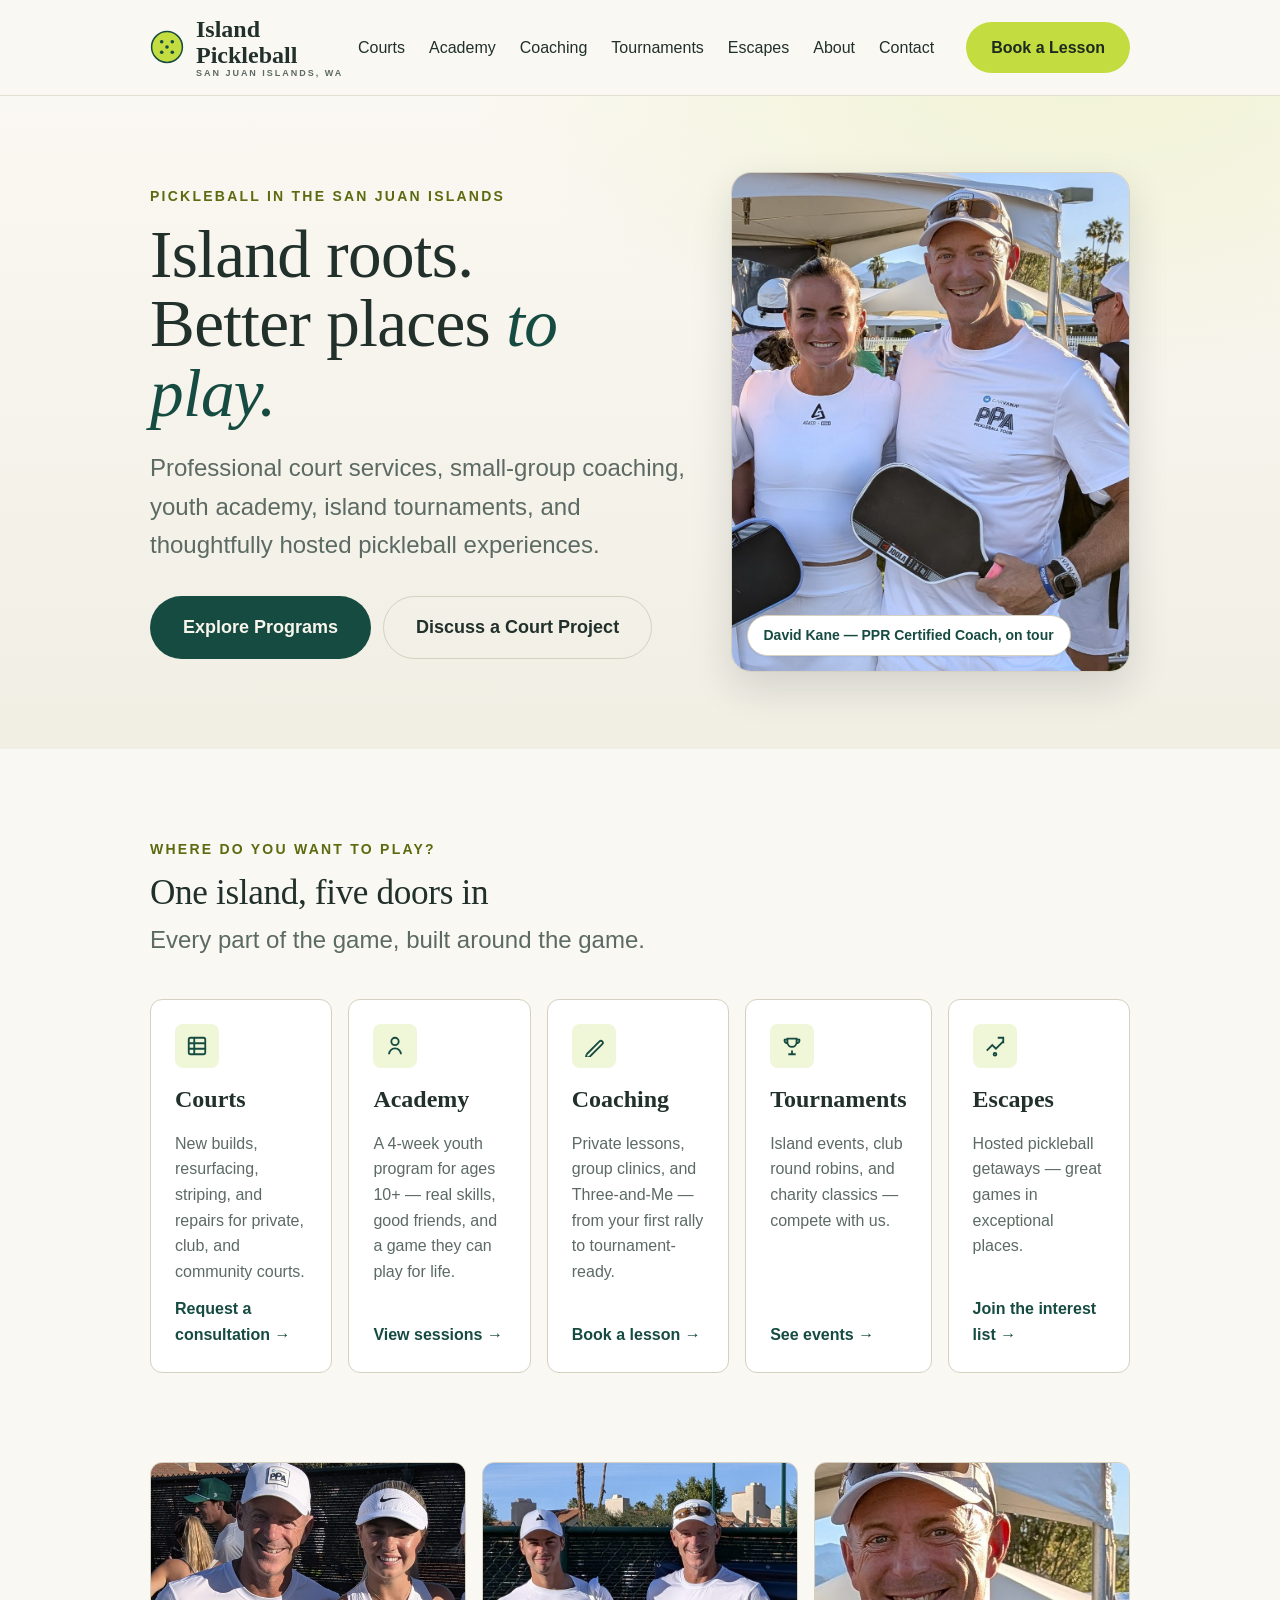
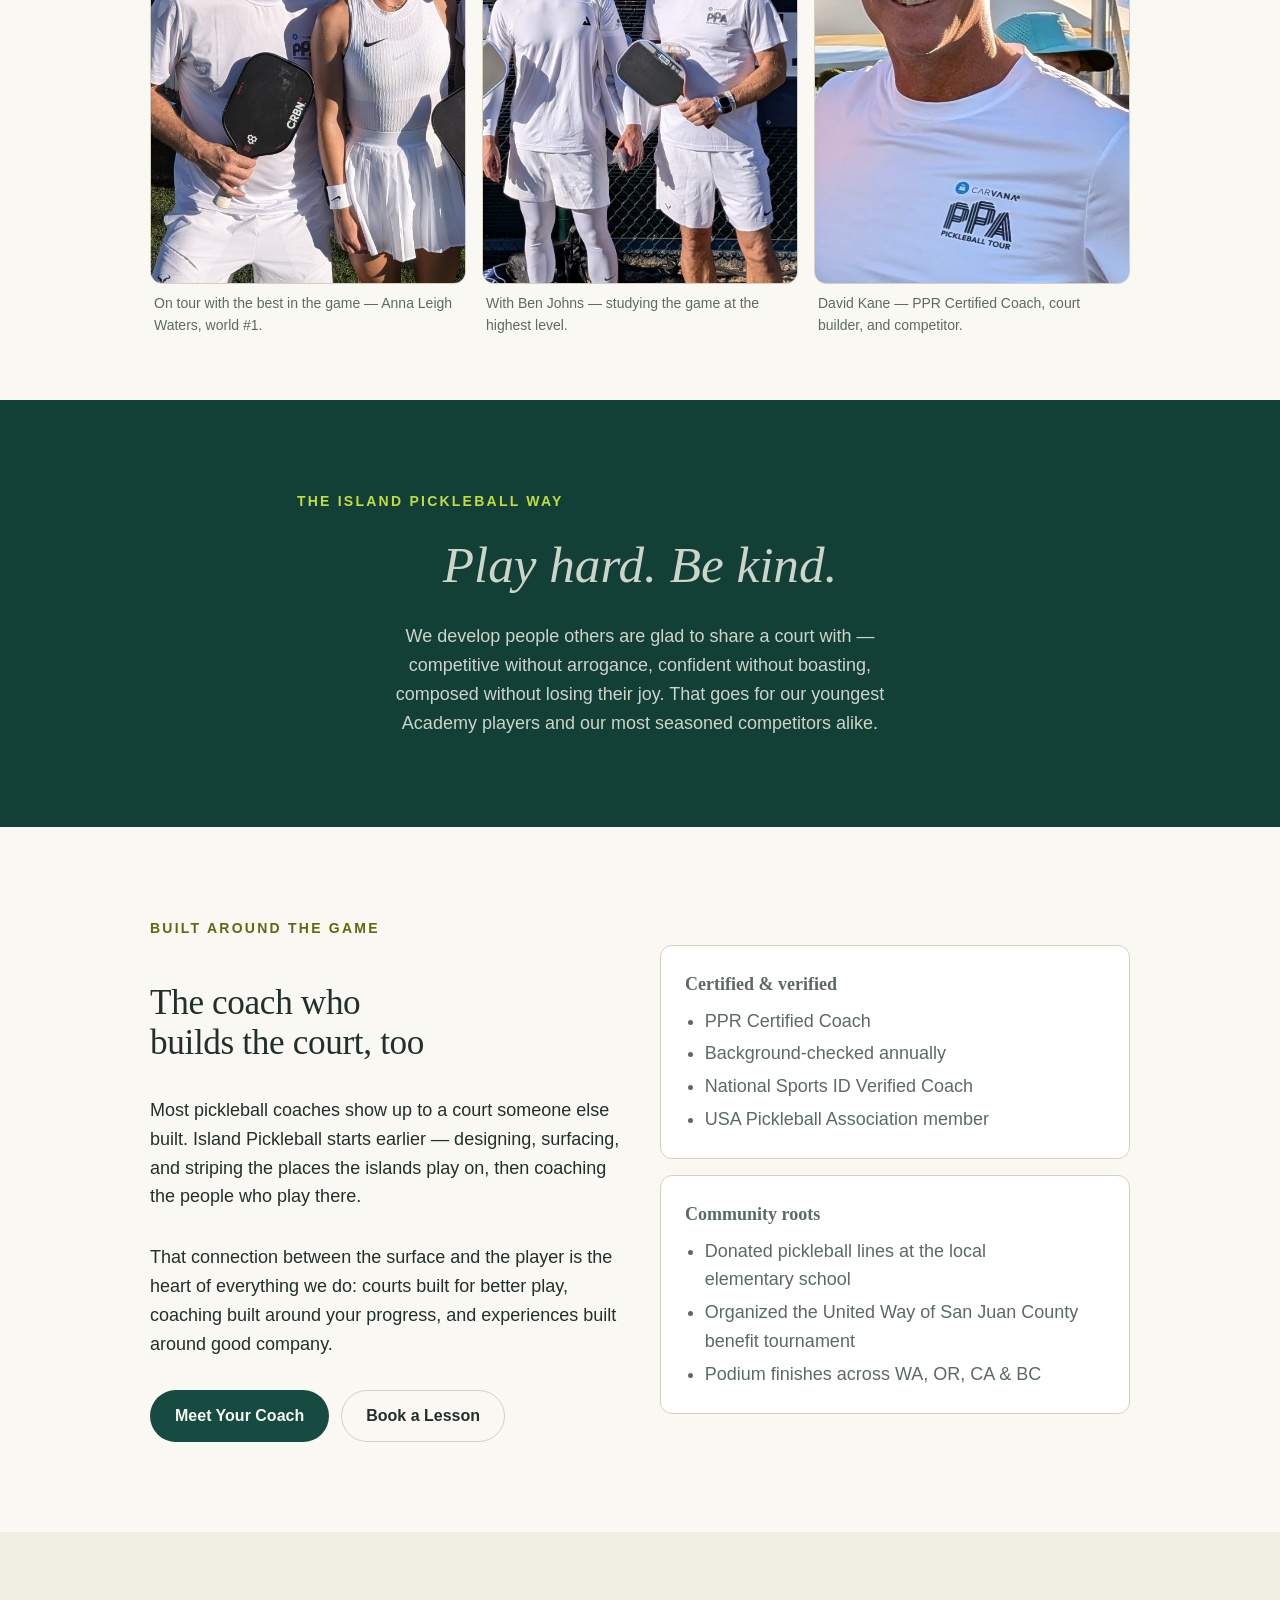
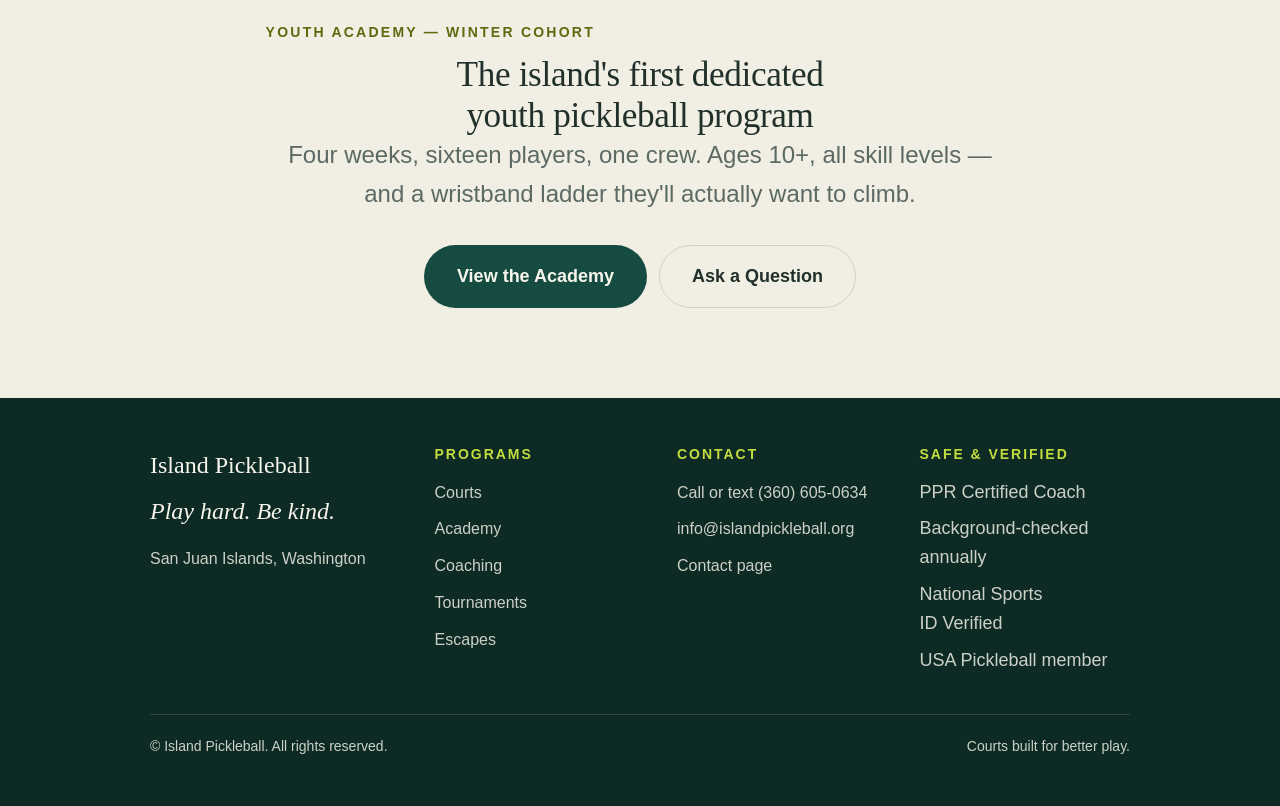
<file: index.html>
<!DOCTYPE html>
<html lang="en">
<head>
  <meta charset="UTF-8">
  <meta name="viewport" content="width=device-width, initial-scale=1.0">
  <title>Island Pickleball — Courts, Coaching & Experiences in the San Juan Islands</title>
  <meta name="description" content="Island roots. Better places to play. Professional court services, youth academy, adult coaching, island tournaments, and pickleball getaways — in the San Juan Islands.">
  <link rel="preconnect" href="https://api.fontshare.com">
  <link href="https://api.fontshare.com/v2/css?f[]=boska@400,500,600,700&f[]=satoshi@300,400,500,700&display=swap" rel="stylesheet">
  <link rel="stylesheet" href="./base.css">
  <link rel="stylesheet" href="./style.css">
  <link rel="icon" href="./favicon.svg">
</head>
<body>

  <header class="header">
    <div class="container header__inner">
      <a class="brand" href="./index.html">
        <svg class="brand__mark" width="34" height="34" viewBox="0 0 32 32" aria-hidden="true">
          <circle cx="16" cy="16" r="14.5" fill="var(--color-accent)"/>
          <circle cx="16" cy="16" r="14.5" fill="none" stroke="var(--color-primary)" stroke-width="1.4"/>
          <circle cx="11" cy="11" r="1.7" fill="var(--color-primary)"/>
          <circle cx="21" cy="11" r="1.7" fill="var(--color-primary)"/>
          <circle cx="16" cy="16" r="1.7" fill="var(--color-primary)"/>
          <circle cx="11" cy="21" r="1.7" fill="var(--color-primary)"/>
          <circle cx="21" cy="21" r="1.7" fill="var(--color-primary)"/>
        </svg>
        <span class="brand__name">Island Pickleball<small>San Juan Islands, WA</small></span>
      </a>
      <nav class="nav" aria-label="Main">
        <ul class="nav__list" role="list">
          <li><a class="nav__link" href="./courts.html">Courts</a></li>
          <li><a class="nav__link" href="./academy.html">Academy</a></li>
          <li><a class="nav__link" href="./coaching.html">Coaching</a></li>
          <li><a class="nav__link" href="./tournaments.html">Tournaments</a></li>
          <li><a class="nav__link" href="./escapes.html">Escapes</a></li>
          <li><a class="nav__link" href="./about.html">About</a></li>
          <li><a class="nav__link" href="./contact.html">Contact</a></li>
          <li><a class="btn btn--accent nav__cta" href="./coaching.html">Book a Lesson</a></li>
        </ul>
      </nav>
      <button class="burger" aria-expanded="false" aria-label="Open menu">
        <span></span><span></span><span></span>
      </button>
    </div>
    <div class="container mobile-nav" data-open="false">
      <ul class="mobile-nav__list" role="list">
        <li><a class="mobile-nav__link" href="./courts.html">Courts</a></li>
        <li><a class="mobile-nav__link" href="./academy.html">Academy</a></li>
        <li><a class="mobile-nav__link" href="./coaching.html">Coaching</a></li>
        <li><a class="mobile-nav__link" href="./tournaments.html">Tournaments</a></li>
        <li><a class="mobile-nav__link" href="./escapes.html">Escapes</a></li>
        <li><a class="mobile-nav__link" href="./about.html">About</a></li>
        <li><a class="mobile-nav__link" href="./contact.html">Contact</a></li>
        <li><a class="mobile-nav__link" href="./coaching.html"><strong>Book a Lesson</strong></a></li>
      </ul>
    </div>
  </header>

  <main>
    <!-- HERO -->
    <section class="hero">
      <div class="container hero__inner">
        <div>
          <p class="kicker">Pickleball in the San Juan Islands</p>
          <h1 class="hero__title">Island roots.<br>Better places <em>to play.</em></h1>
          <p class="hero__lede">Professional court services, small-group coaching, youth academy, island tournaments, and thoughtfully hosted pickleball experiences.</p>
          <div class="hero__actions">
            <a class="btn btn--primary btn--lg" href="./academy.html">Explore Programs</a>
            <a class="btn btn--ghost btn--lg" href="./courts.html">Discuss a Court Project</a>
          </div>
        </div>
        <figure class="hero__photo">
          <img src="./images/david-kate.jpg" alt="David Kane in white tournament kit with pro player Catherine Parenteau" loading="eager">
          <figcaption class="hero__badge">David Kane — PPR Certified Coach, on tour</figcaption>
        </figure>
        </div>
      </div>
    </section>

    <!-- FIVE DOORS -->
    <section class="section">
      <div class="container">
        <p class="kicker">Where do you want to play?</p>
        <h2 style="font-size: var(--text-xl); margin-bottom: var(--space-2);">One island, five doors in</h2>
        <p class="lede" style="margin-bottom: var(--space-10);">Every part of the game, built around the game.</p>
        <div class="doors">
          <a class="door" href="./courts.html">
            <span class="door__icon" aria-hidden="true">
              <svg width="22" height="22" viewBox="0 0 24 24" fill="none" stroke="currentColor" stroke-width="2"><rect x="3" y="3" width="18" height="18" rx="2"/><path d="M3 9h18M3 15h18M9 3v18"/></svg>
            </span>
            <span class="door__title">Courts</span>
            <span class="door__desc">New builds, resurfacing, striping, and repairs for private, club, and community courts.</span>
            <span class="door__action">Request a consultation →</span>
          </a>
          <a class="door" href="./academy.html">
            <span class="door__icon" aria-hidden="true">
              <svg width="22" height="22" viewBox="0 0 24 24" fill="none" stroke="currentColor" stroke-width="2"><circle cx="12" cy="7" r="4"/><path d="M5.5 21a6.5 6.5 0 0 1 13 0"/></svg>
            </span>
            <span class="door__title">Academy</span>
            <span class="door__desc">A 4-week youth program for ages 10+ — real skills, good friends, and a game they can play for life.</span>
            <span class="door__action">View sessions →</span>
          </a>
          <a class="door" href="./coaching.html">
            <span class="door__icon" aria-hidden="true">
              <svg width="22" height="22" viewBox="0 0 24 24" fill="none" stroke="currentColor" stroke-width="2"><path d="M4 21l14-14a2.1 2.1 0 0 1 3 3L7 24"/><path d="M4 21l-1 4 4-1"/></svg>
            </span>
            <span class="door__title">Coaching</span>
            <span class="door__desc">Private lessons, group clinics, and Three-and-Me — from your first rally to tournament-ready.</span>
            <span class="door__action">Book a lesson →</span>
          </a>
          <a class="door" href="./tournaments.html">
            <span class="door__icon" aria-hidden="true">
              <svg width="22" height="22" viewBox="0 0 24 24" fill="none" stroke="currentColor" stroke-width="2"><path d="M8 21h8M12 17v4M7 4h10v4a5 5 0 0 1-10 0zM17 5h3a3 3 0 0 1-3 4M7 5H4a3 3 0 0 0 3 4"/></svg>
            </span>
            <span class="door__title">Tournaments</span>
            <span class="door__desc">Island events, club round robins, and charity classics — compete with us.</span>
            <span class="door__action">See events →</span>
          </a>
          <a class="door" href="./escapes.html">
            <span class="door__icon" aria-hidden="true">
              <svg width="22" height="22" viewBox="0 0 24 24" fill="none" stroke="currentColor" stroke-width="2"><path d="M3 17l6-6 4 4 8-8"/><path d="M15 3h6v6"/><circle cx="12" cy="21" r="1.5"/></svg>
            </span>
            <span class="door__title">Escapes</span>
            <span class="door__desc">Hosted pickleball getaways — great games in exceptional places.</span>
            <span class="door__action">Join the interest list →</span>
          </a>
        </div>
      </div>
    </section>

    <!-- PHOTO STRIP -->
    <section class="section section--tight" style="padding-top: 0;">
      <div class="container">
        <div class="photo-grid photo-grid--portrait">
          <figure class="photo photo--portrait">
            <img src="./images/david-anna-leigh.jpg" alt="David Kane in all white with world number one Anna Leigh Waters" loading="lazy">
            <figcaption>On tour with the best in the game — Anna Leigh Waters, world #1.</figcaption>
          </figure>
          <figure class="photo photo--portrait">
            <img src="./images/david-ben-johns.jpg" alt="David Kane in all white with champion Ben Johns" loading="lazy">
            <figcaption>With Ben Johns — studying the game at the highest level.</figcaption>
          </figure>
          <figure class="photo photo--portrait">
            <img src="./images/david-ppa-tour.jpg" alt="David Kane in white tournament kit at a PPA Tour event" loading="lazy">
            <figcaption>David Kane — PPR Certified Coach, court builder, and competitor.</figcaption>
          </figure>
        </div>
      </div>
    </section>

    <!-- MOTTO BAND -->
    <section class="section section--deep">
      <div class="container motto">
        <p class="kicker">The Island Pickleball way</p>
        <p class="motto__line">Play hard. Be kind.</p>
        <p class="motto__sub">We develop people others are glad to share a court with — competitive without arrogance, confident without boasting, composed without losing their joy. That goes for our youngest Academy players and our most seasoned competitors alike.</p>
      </div>
    </section>

    <!-- PHILOSOPHY / CRED -->
    <section class="section">
      <div class="container split">
        <div class="stack stack--lg">
          <p class="kicker">Built around the game</p>
          <h2 style="font-size: var(--text-xl);">The coach who builds the court, too</h2>
          <p>Most pickleball coaches show up to a court someone else built. Island Pickleball starts earlier — designing, surfacing, and striping the places the islands play on, then coaching the people who play there.</p>
          <p>That connection between the surface and the player is the heart of everything we do: courts built for better play, coaching built around your progress, and experiences built around good company.</p>
          <div class="hero__actions">
            <a class="btn btn--primary" href="./about.html">Meet Your Coach</a>
            <a class="btn btn--ghost" href="./coaching.html">Book a Lesson</a>
          </div>
        </div>
        <div class="stack">
          <div class="card">
            <p class="card__title">Certified & verified</p>
            <ul>
              <li>PPR Certified Coach</li>
              <li>Background-checked annually</li>
              <li>National Sports ID Verified Coach</li>
              <li>USA Pickleball Association member</li>
            </ul>
          </div>
          <div class="card">
            <p class="card__title">Community roots</p>
            <ul>
              <li>Donated pickleball lines at the local elementary school</li>
              <li>Organized the United Way of San Juan County benefit tournament</li>
              <li>Podium finishes across WA, OR, CA & BC</li>
            </ul>
          </div>
        </div>
      </div>
    </section>

    <!-- ACADEMY CTA -->
    <section class="section section--offset">
      <div class="container center">
        <p class="kicker">Youth Academy — Winter cohort</p>
        <h2 style="font-size: var(--text-xl); max-width: 26ch; margin-inline: auto;">The island's first dedicated youth pickleball program</h2>
        <p class="lede" style="margin-bottom: var(--space-8); margin-inline: auto;">Four weeks, sixteen players, one crew. Ages 10+, all skill levels — and a wristband ladder they'll actually want to climb.</p>
        <div class="hero__actions" style="justify-content: center;">
          <a class="btn btn--primary btn--lg" href="./academy.html">View the Academy</a>
          <a class="btn btn--ghost btn--lg" href="./contact.html">Ask a Question</a>
        </div>
      </div>
    </section>
  </main>

  <footer class="footer">
    <div class="container">
      <div class="footer__grid">
        <div>
          <p class="footer__brand-name">Island Pickleball</p>
          <p class="footer__motto">Play hard. Be kind.</p>
          <p style="font-size: var(--text-sm); margin-top: var(--space-4);">San Juan Islands, Washington</p>
        </div>
        <div>
          <h3>Programs</h3>
          <ul class="footer__links" role="list">
            <li><a href="./courts.html">Courts</a></li>
            <li><a href="./academy.html">Academy</a></li>
            <li><a href="./coaching.html">Coaching</a></li>
            <li><a href="./tournaments.html">Tournaments</a></li>
            <li><a href="./escapes.html">Escapes</a></li>
          </ul>
        </div>
        <div>
          <h3>Contact</h3>
          <ul class="footer__links" role="list">
            <li><a href="tel:+13606050634">Call or text (360) 605-0634</a></li>
            <li><a href="mailto:info@islandpickleball.org">info@islandpickleball.org</a></li>
            <li><a href="./contact.html">Contact page</a></li>
          </ul>
        </div>
        <div>
          <h3>Safe & verified</h3>
          <ul class="footer__links" role="list">
            <li>PPR Certified Coach</li>
            <li>Background-checked annually</li>
            <li>National Sports ID Verified</li>
            <li>USA Pickleball member</li>
          </ul>
        </div>
      </div>
      <div class="footer__bottom">
        <span>© Island Pickleball. All rights reserved.</span>
        <span>Courts built for better play.</span>
      </div>
    </div>
  </footer>

  <script src="./app.js"></script>
</body>
</html>
</file>
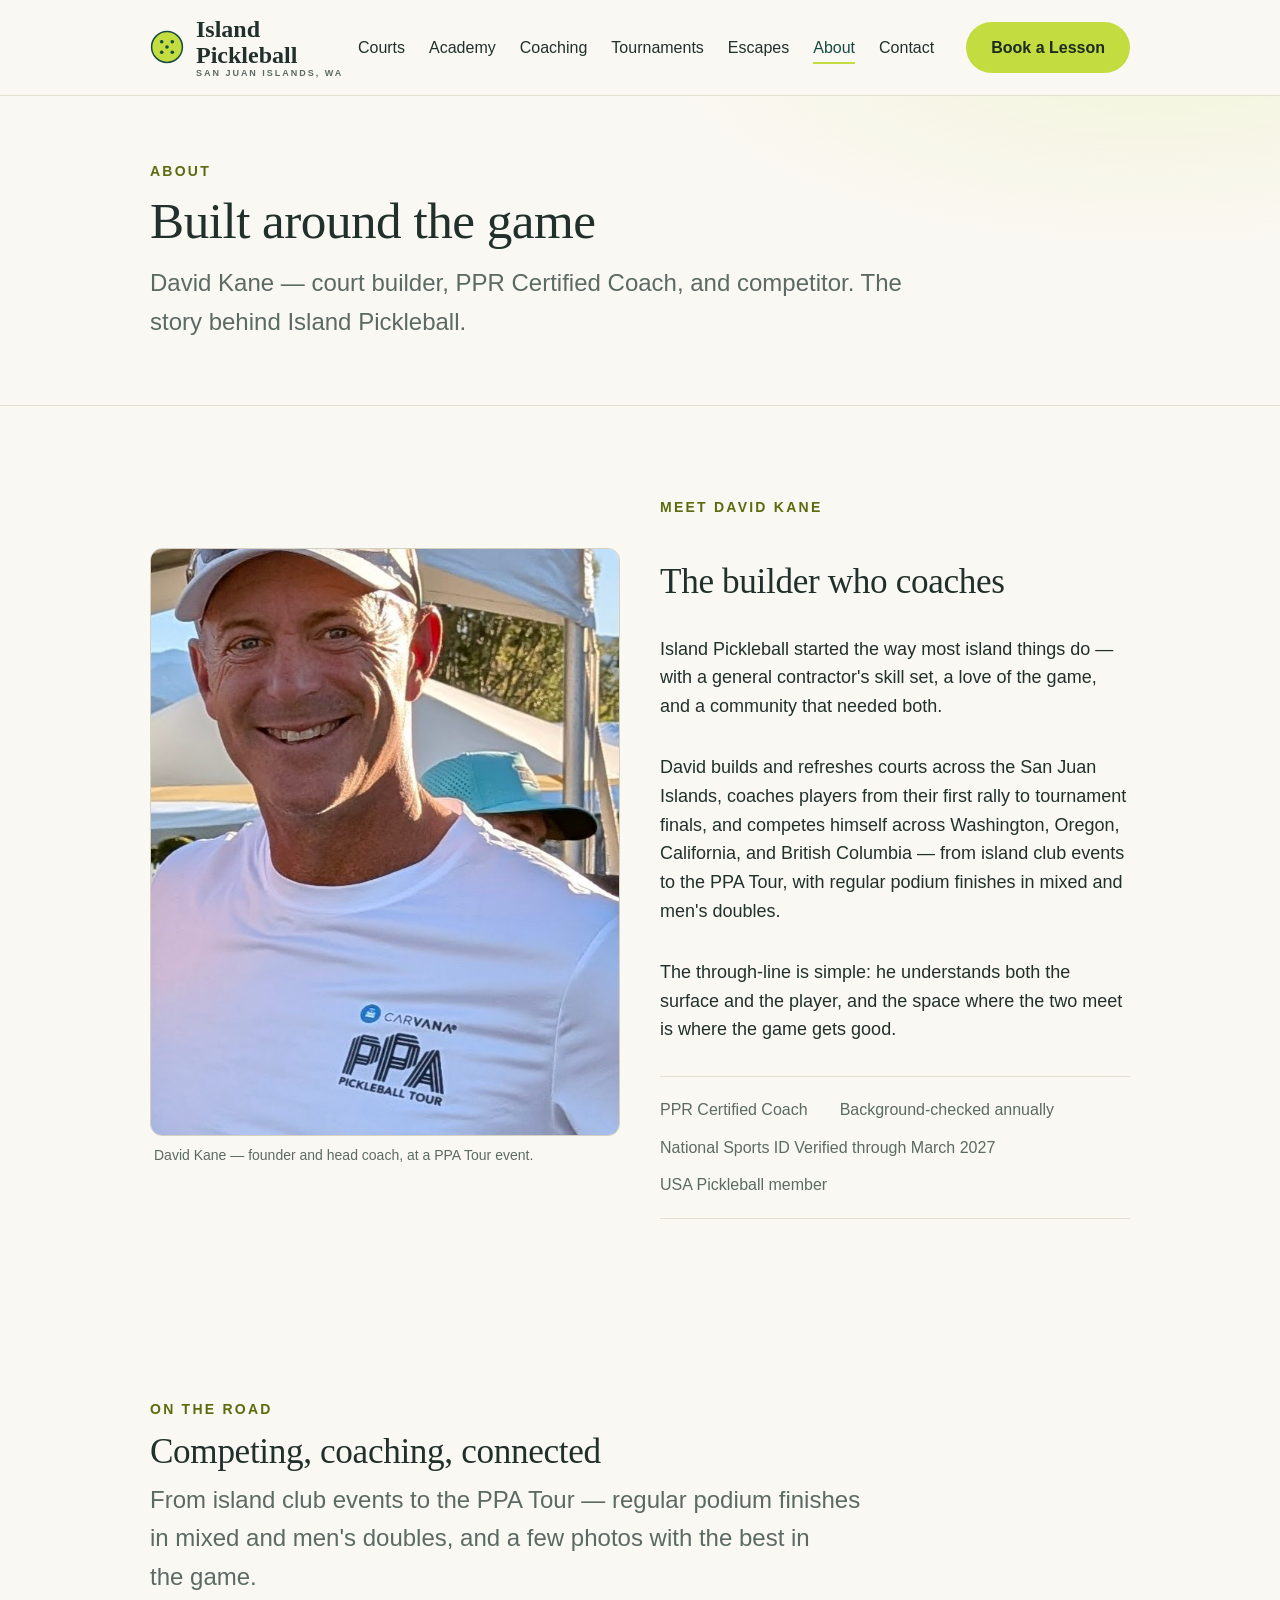
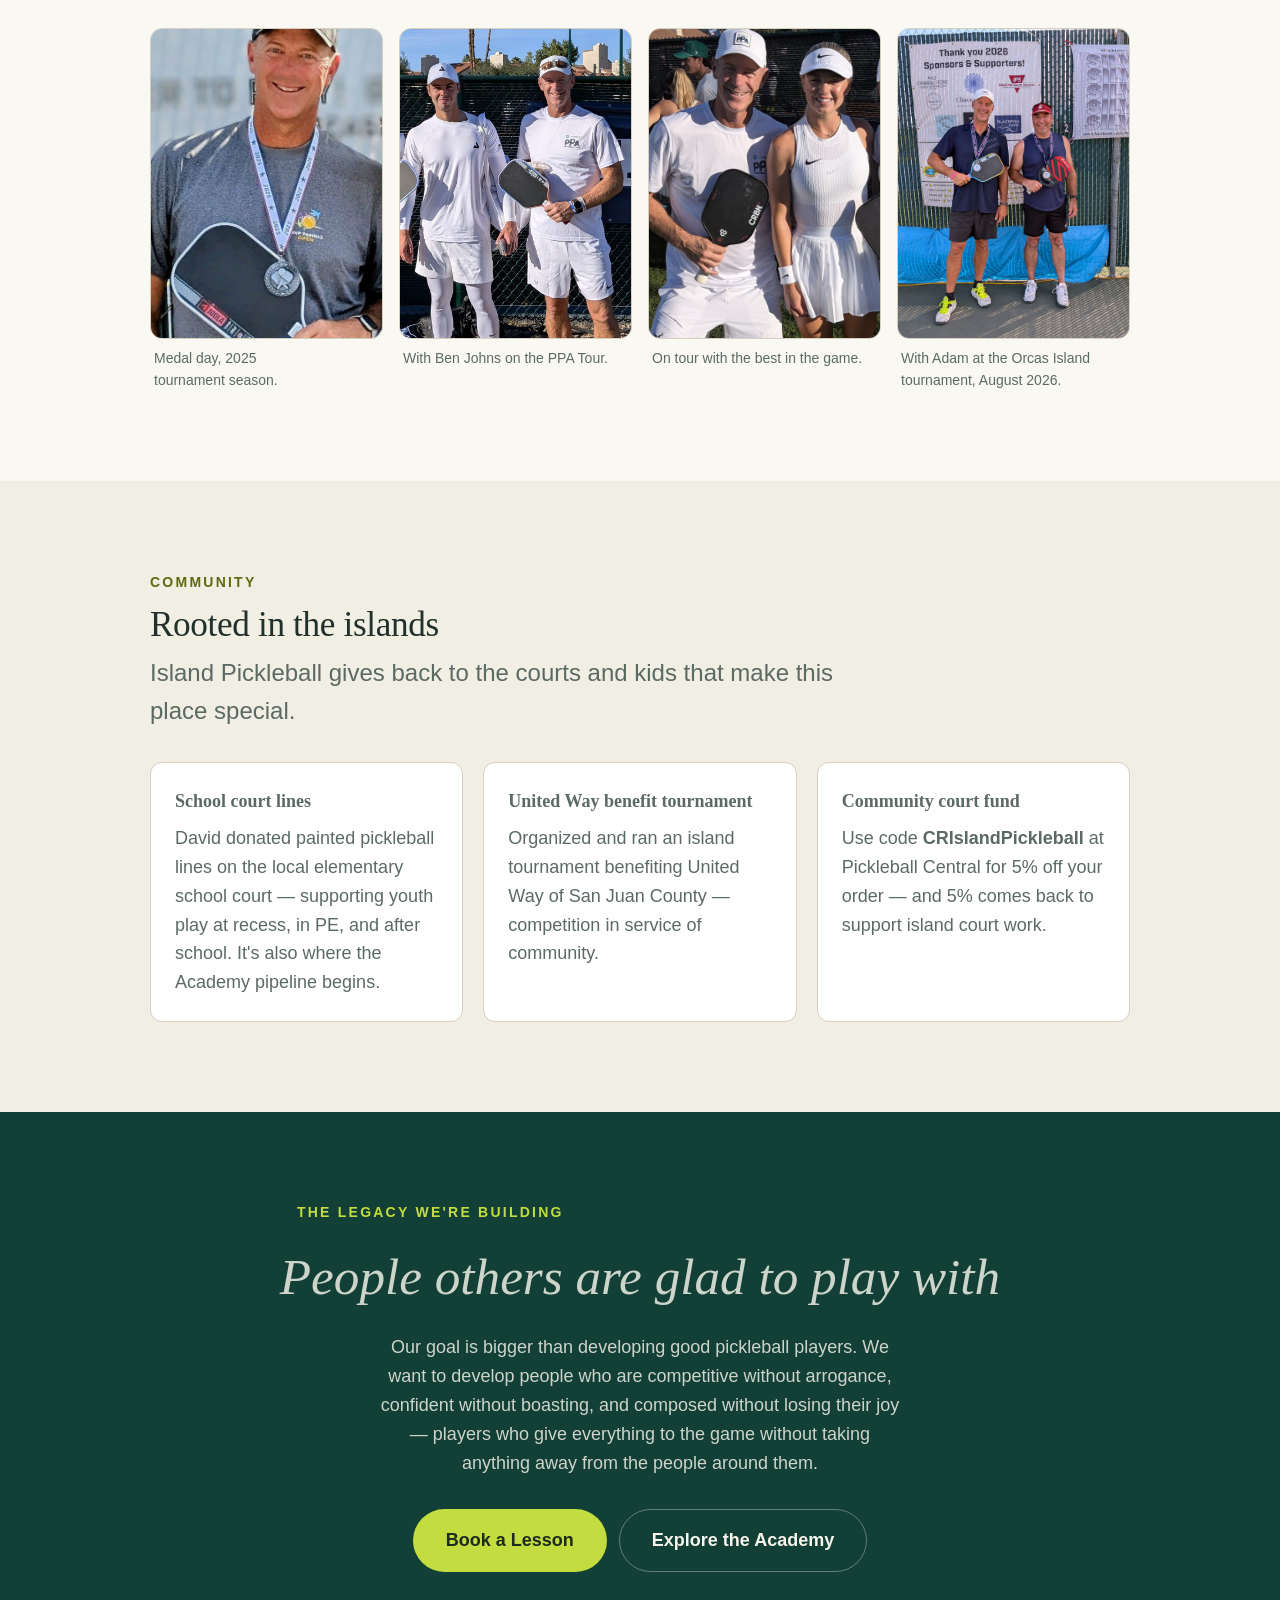
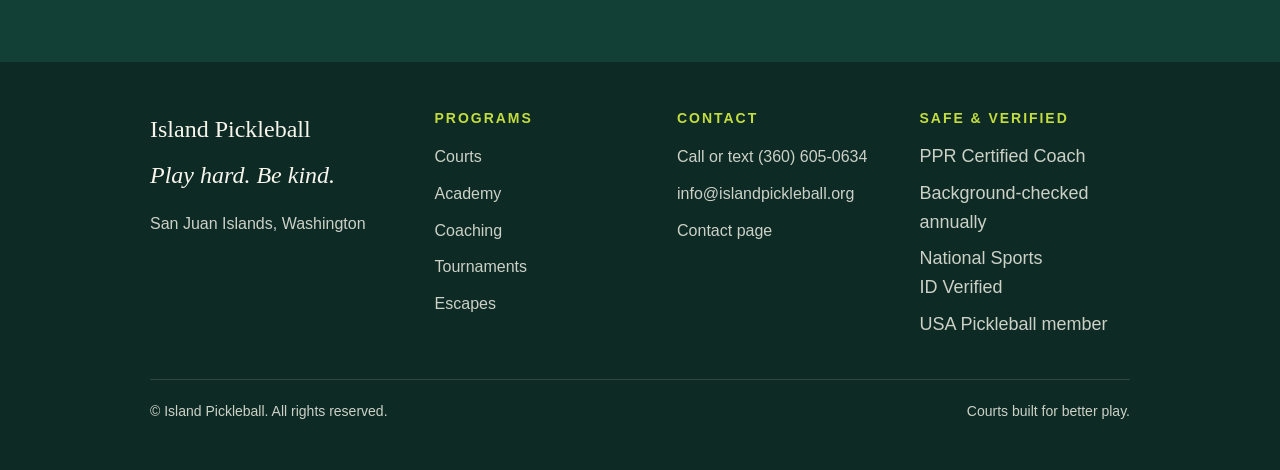
<file: about.html>
<!DOCTYPE html>
<html lang="en">
<head>
  <meta charset="UTF-8">
  <meta name="viewport" content="width=device-width, initial-scale=1.0">
  <title>About Island Pickleball — David Kane, San Juan Islands</title>
  <meta name="description" content="Island Pickleball — courts, coaching, youth academy, tournaments, and getaways in the San Juan Islands.">
  <link rel="preconnect" href="https://api.fontshare.com">
  <link href="https://api.fontshare.com/v2/css?f[]=boska@400,500,600,700&f[]=satoshi@300,400,500,700&display=swap" rel="stylesheet">
  <link rel="stylesheet" href="./base.css">
  <link rel="stylesheet" href="./style.css">
  <link rel="icon" href="./favicon.svg">
</head>
<body>

  <header class="header">
    <div class="container header__inner">
      <a class="brand" href="./index.html">
        <svg class="brand__mark" width="34" height="34" viewBox="0 0 32 32" aria-hidden="true">
          <circle cx="16" cy="16" r="14.5" fill="var(--color-accent)"/>
          <circle cx="16" cy="16" r="14.5" fill="none" stroke="var(--color-primary)" stroke-width="1.4"/>
          <circle cx="11" cy="11" r="1.7" fill="var(--color-primary)"/>
          <circle cx="21" cy="11" r="1.7" fill="var(--color-primary)"/>
          <circle cx="16" cy="16" r="1.7" fill="var(--color-primary)"/>
          <circle cx="11" cy="21" r="1.7" fill="var(--color-primary)"/>
          <circle cx="21" cy="21" r="1.7" fill="var(--color-primary)"/>
        </svg>
        <span class="brand__name">Island Pickleball<small>San Juan Islands, WA</small></span>
      </a>
      <nav class="nav" aria-label="Main">
        <ul class="nav__list" role="list">
          <li><a class="nav__link" href="courts.html">Courts</a></li>
          <li><a class="nav__link" href="academy.html">Academy</a></li>
          <li><a class="nav__link" href="coaching.html">Coaching</a></li>
          <li><a class="nav__link" href="tournaments.html">Tournaments</a></li>
          <li><a class="nav__link" href="escapes.html">Escapes</a></li>
          <li><a class="nav__link" href="about.html" aria-current="page">About</a></li>
          <li><a class="nav__link" href="contact.html">Contact</a></li>
          <li><a class="btn btn--accent nav__cta" href="./coaching.html">Book a Lesson</a></li>
        </ul>
      </nav>
      <button class="burger" aria-expanded="false" aria-label="Open menu">
        <span></span><span></span><span></span>
      </button>
    </div>
    <div class="container mobile-nav" data-open="false">
      <ul class="mobile-nav__list" role="list">
        <li><a class="mobile-nav__link" href="courts.html">Courts</a></li>
        <li><a class="mobile-nav__link" href="academy.html">Academy</a></li>
        <li><a class="mobile-nav__link" href="coaching.html">Coaching</a></li>
        <li><a class="mobile-nav__link" href="tournaments.html">Tournaments</a></li>
        <li><a class="mobile-nav__link" href="escapes.html">Escapes</a></li>
        <li><a class="mobile-nav__link" href="about.html" aria-current="page">About</a></li>
        <li><a class="mobile-nav__link" href="contact.html">Contact</a></li>
        <li><a class="mobile-nav__link" href="./about.html"><strong>About</strong></a></li>
      </ul>
    </div>
  </header>

  <main>
    <section class="page-hero">
      <div class="container">
        <p class="kicker">About</p>
        <h1 class="page-hero__title">Built around the game</h1>
        <p class="page-hero__lede">David Kane — court builder, PPR Certified Coach, and competitor. The story behind Island Pickleball.</p>
      </div>
    </section>

    <section class="section">
      <div class="container split">
        <figure class="photo">
          <img src="./images/david-ppa-tour.jpg" alt="David Kane at a PPA Tour event" style="aspect-ratio: 4/5;">
          <figcaption>David Kane — founder and head coach, at a PPA Tour event.</figcaption>
        </figure>
        <div class="stack stack--lg">
          <p class="kicker">Meet David Kane</p>
          <h2 style="font-size: var(--text-xl);">The builder who coaches</h2>
          <p>Island Pickleball started the way most island things do — with a general contractor's skill set, a love of the game, and a community that needed both.</p>
          <p>David builds and refreshes courts across the San Juan Islands, coaches players from their first rally to tournament finals, and competes himself across Washington, Oregon, California, and British Columbia — from island club events to the PPA Tour, with regular podium finishes in mixed and men's doubles.</p>
          <p>The through-line is simple: he understands both the surface and the player, and the space where the two meet is where the game gets good.</p>
          <div class="creds">
            <span class="cred">PPR Certified Coach</span>
            <span class="cred">Background-checked annually</span>
            <span class="cred">National Sports ID Verified through March 2027</span>
            <span class="cred">USA Pickleball member</span>
          </div>
        </div>
      </div>
    </section>

    <section class="section">
      <div class="container stack stack--lg">
        <div>
          <p class="kicker">On the road</p>
          <h2 style="font-size: var(--text-xl); margin-bottom: var(--space-2);">Competing, coaching, connected</h2>
          <p class="lede">From island club events to the PPA Tour — regular podium finishes in mixed and men's doubles, and a few photos with the best in the game.</p>
        </div>
        <div class="photo-grid photo-grid--quarters">
          <figure class="photo photo--portrait">
            <img src="./images/david-orcas-medal.jpg" alt="David Kane with a tournament medal" loading="lazy">
            <figcaption>Medal day, 2025 tournament season.</figcaption>
          </figure>
          <figure class="photo photo--portrait">
            <img src="./images/david-ben-johns.jpg" alt="David Kane with Ben Johns on the PPA Tour" loading="lazy">
            <figcaption>With Ben Johns on the PPA Tour.</figcaption>
          </figure>
          <figure class="photo photo--portrait">
            <img src="./images/david-anna-leigh.jpg" alt="David Kane with Anna Leigh Waters" loading="lazy">
            <figcaption>On tour with the best in the game.</figcaption>
          </figure>
          <figure class="photo photo--portrait">
            <img src="./images/david-adam-orcas-2026.jpg" alt="David Kane with Adam at the Orcas Island tournament" loading="lazy">
            <figcaption>With Adam at the Orcas Island tournament, August 2026.</figcaption>
          </figure>
        </div>
      </div>
    </section>

    <section class="section section--offset">
      <div class="container stack stack--lg">
        <div>
          <p class="kicker">Community</p>
          <h2 style="font-size: var(--text-xl); margin-bottom: var(--space-2);">Rooted in the islands</h2>
          <p class="lede">Island Pickleball gives back to the courts and kids that make this place special.</p>
        </div>
        <div class="grid-3">
          <div class="card">
            <p class="card__title">School court lines</p>
            <p>David donated painted pickleball lines on the local elementary school court — supporting youth play at recess, in PE, and after school. It's also where the Academy pipeline begins.</p>
          </div>
          <div class="card">
            <p class="card__title">United Way benefit tournament</p>
            <p>Organized and ran an island tournament benefiting United Way of San Juan County — competition in service of community.</p>
          </div>
          <div class="card">
            <p class="card__title">Community court fund</p>
            <p>Use code <strong>CRIslandPickleball</strong> at Pickleball Central for 5% off your order — and 5% comes back to support island court work.</p>
          </div>
        </div>
      </div>
    </section>

    <section class="section section--deep">
      <div class="container motto">
        <p class="kicker">The legacy we're building</p>
        <p class="motto__line">People others are glad to play with</p>
        <p class="motto__sub">Our goal is bigger than developing good pickleball players. We want to develop people who are competitive without arrogance, confident without boasting, and composed without losing their joy — players who give everything to the game without taking anything away from the people around them.</p>
        <div class="hero__actions" style="justify-content: center; margin-top: var(--space-8);">
          <a class="btn btn--accent btn--lg" href="./coaching.html">Book a Lesson</a>
          <a class="btn btn--ghost btn--lg" href="./academy.html">Explore the Academy</a>
        </div>
      </div>
    </section>
  </main>

  <footer class="footer">
    <div class="container">
      <div class="footer__grid">
        <div>
          <p class="footer__brand-name">Island Pickleball</p>
          <p class="footer__motto">Play hard. Be kind.</p>
          <p style="font-size: var(--text-sm); margin-top: var(--space-4);">San Juan Islands, Washington</p>
        </div>
        <div>
          <h3>Programs</h3>
          <ul class="footer__links" role="list">
            <li><a href="./courts.html">Courts</a></li>
            <li><a href="./academy.html">Academy</a></li>
            <li><a href="./coaching.html">Coaching</a></li>
            <li><a href="./tournaments.html">Tournaments</a></li>
            <li><a href="./escapes.html">Escapes</a></li>
          </ul>
        </div>
        <div>
          <h3>Contact</h3>
          <ul class="footer__links" role="list">
            <li><a href="tel:+13606050634">Call or text (360) 605-0634</a></li>
            <li><a href="mailto:info@islandpickleball.org">info@islandpickleball.org</a></li>
            <li><a href="./contact.html">Contact page</a></li>
          </ul>
        </div>
        <div>
          <h3>Safe & verified</h3>
          <ul class="footer__links" role="list">
            <li>PPR Certified Coach</li>
            <li>Background-checked annually</li>
            <li>National Sports ID Verified</li>
            <li>USA Pickleball member</li>
          </ul>
        </div>
      </div>
      <div class="footer__bottom">
        <span>© Island Pickleball. All rights reserved.</span>
        <span>Courts built for better play.</span>
      </div>
    </div>
  </footer>

  <script src="./app.js"></script>
</body>
</html>
</file>
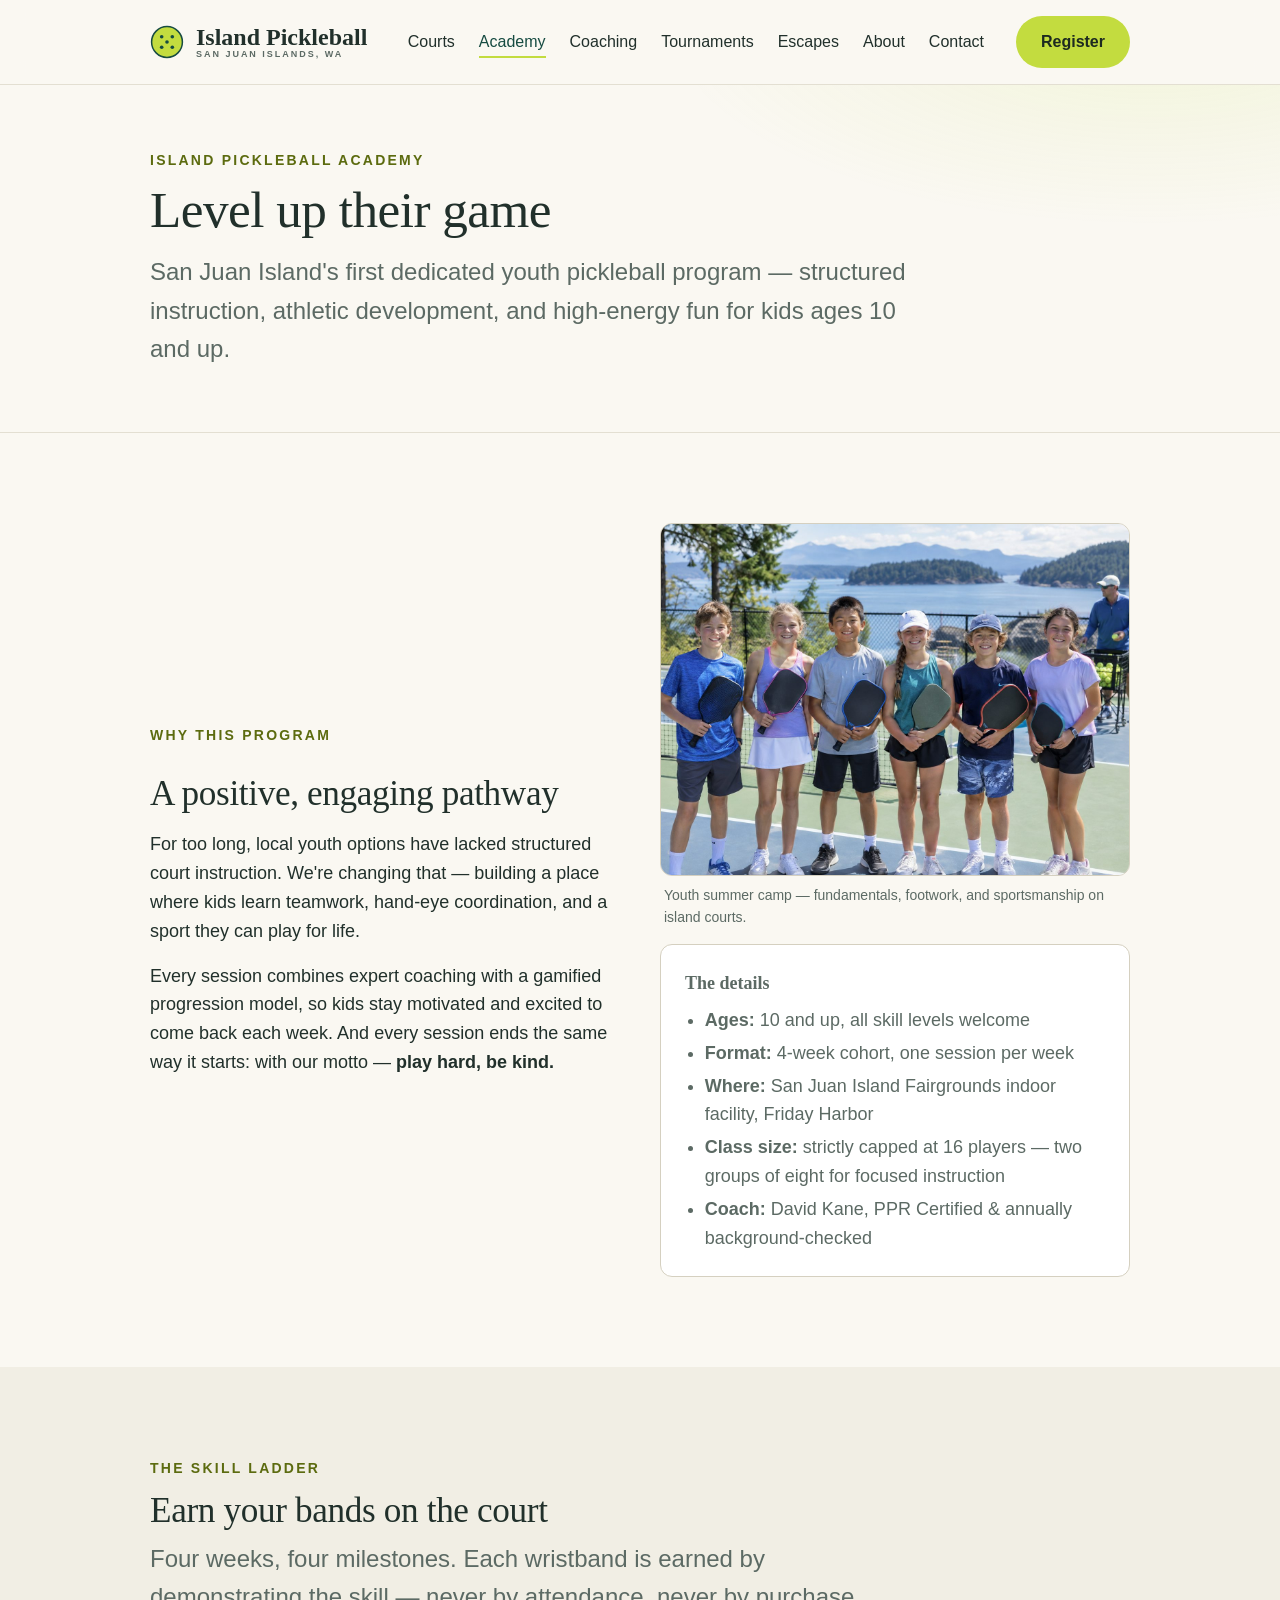
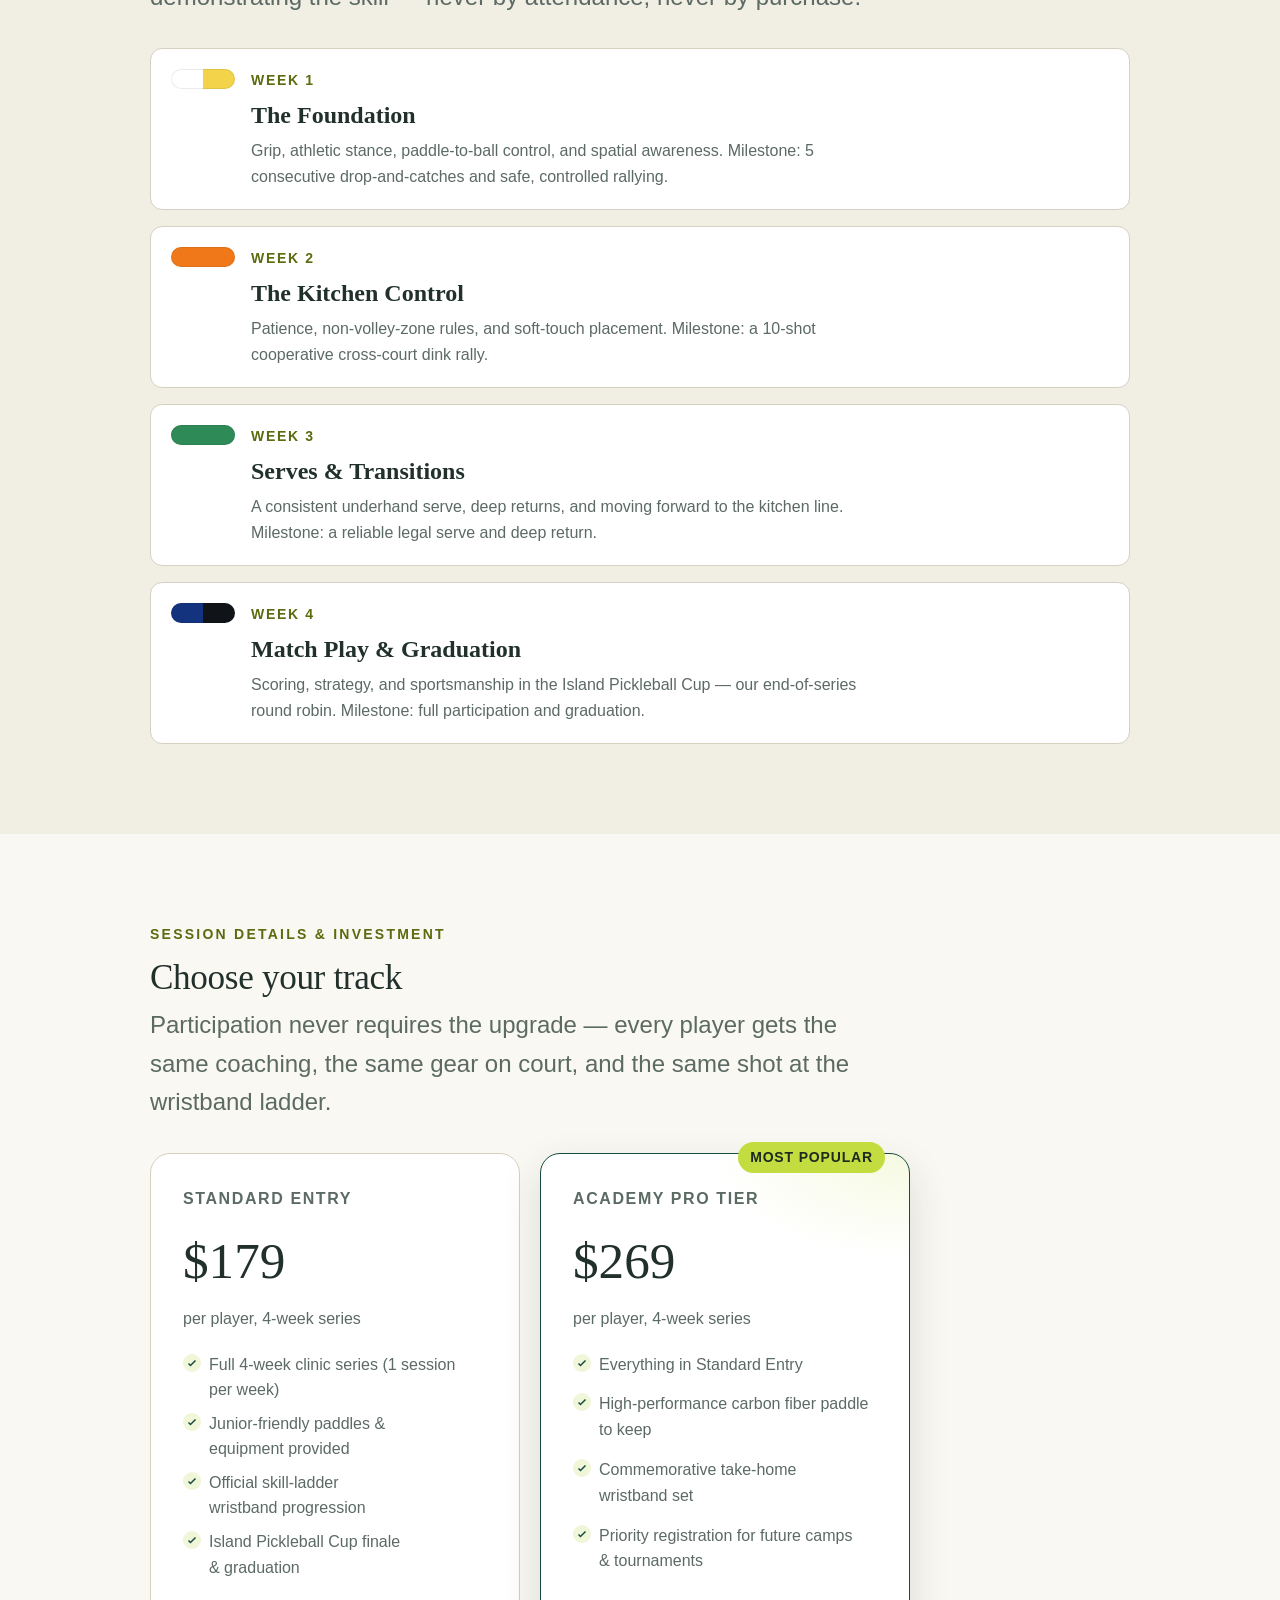
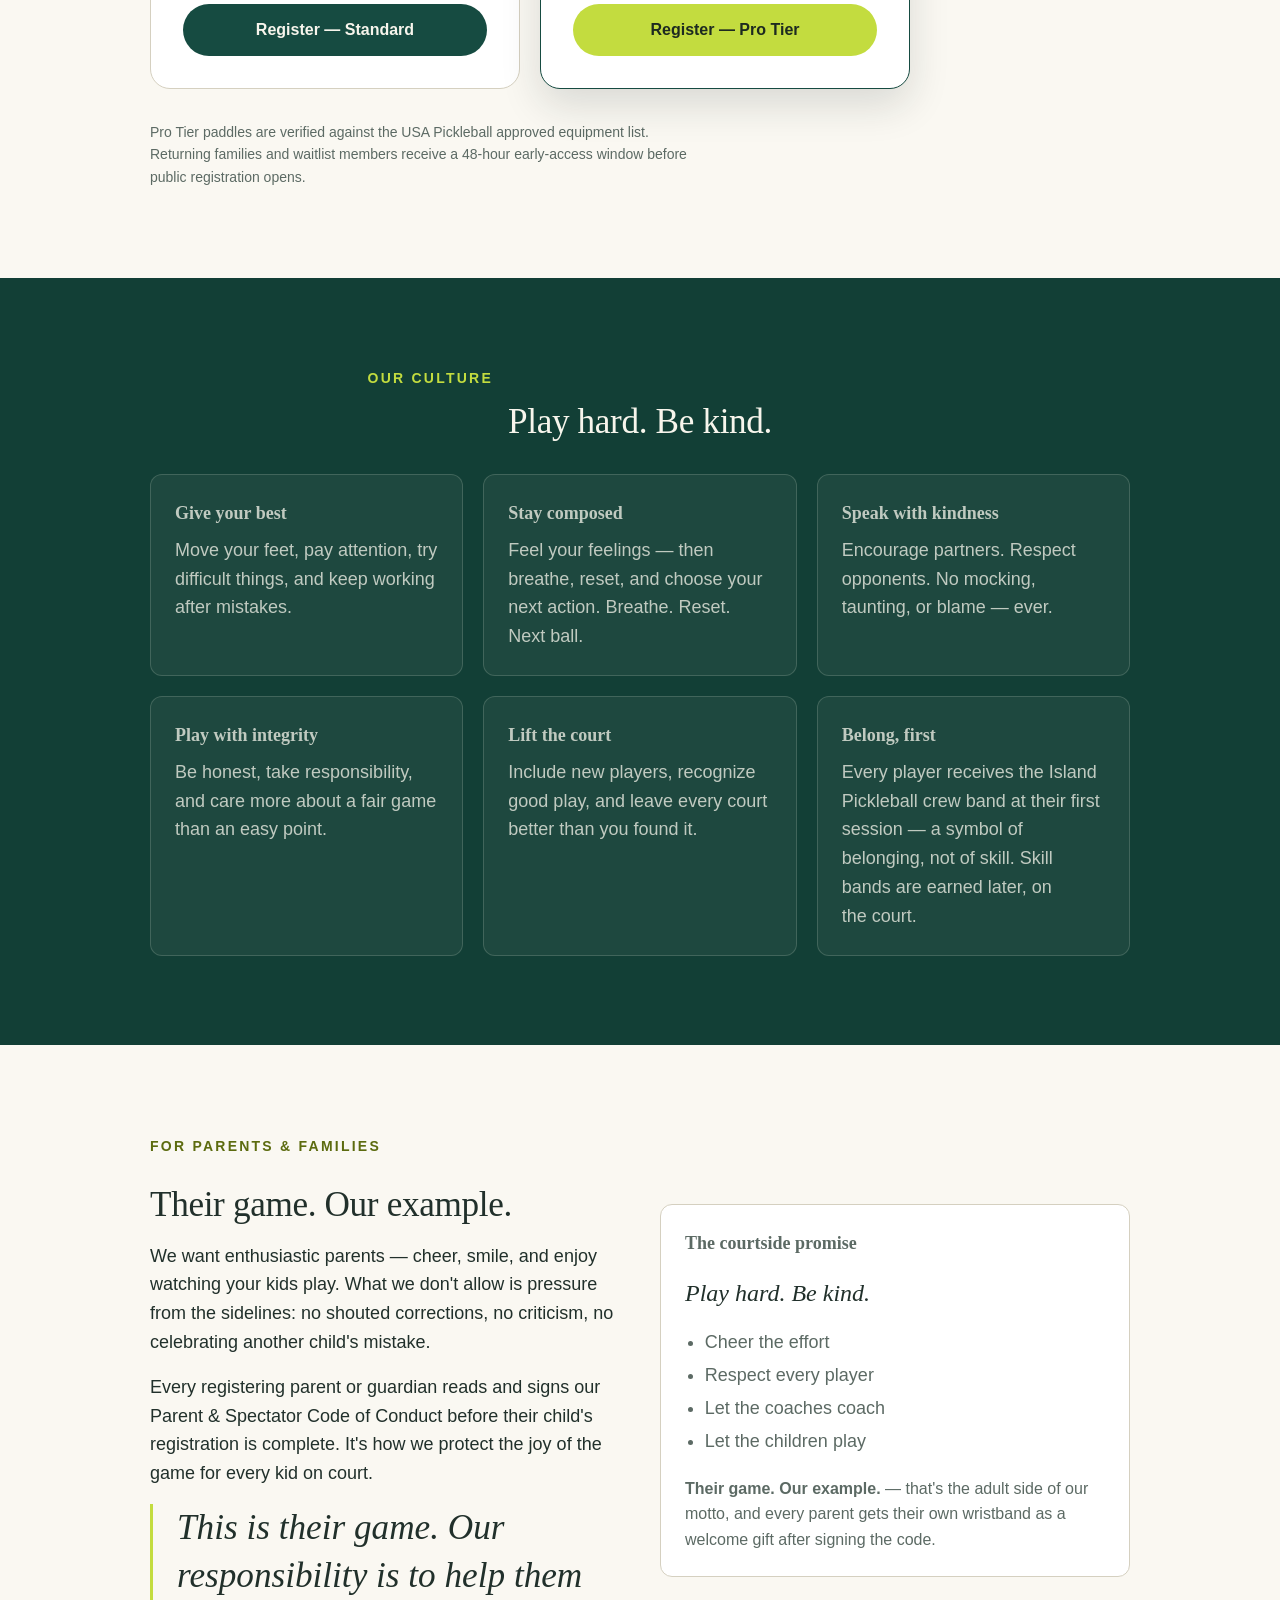
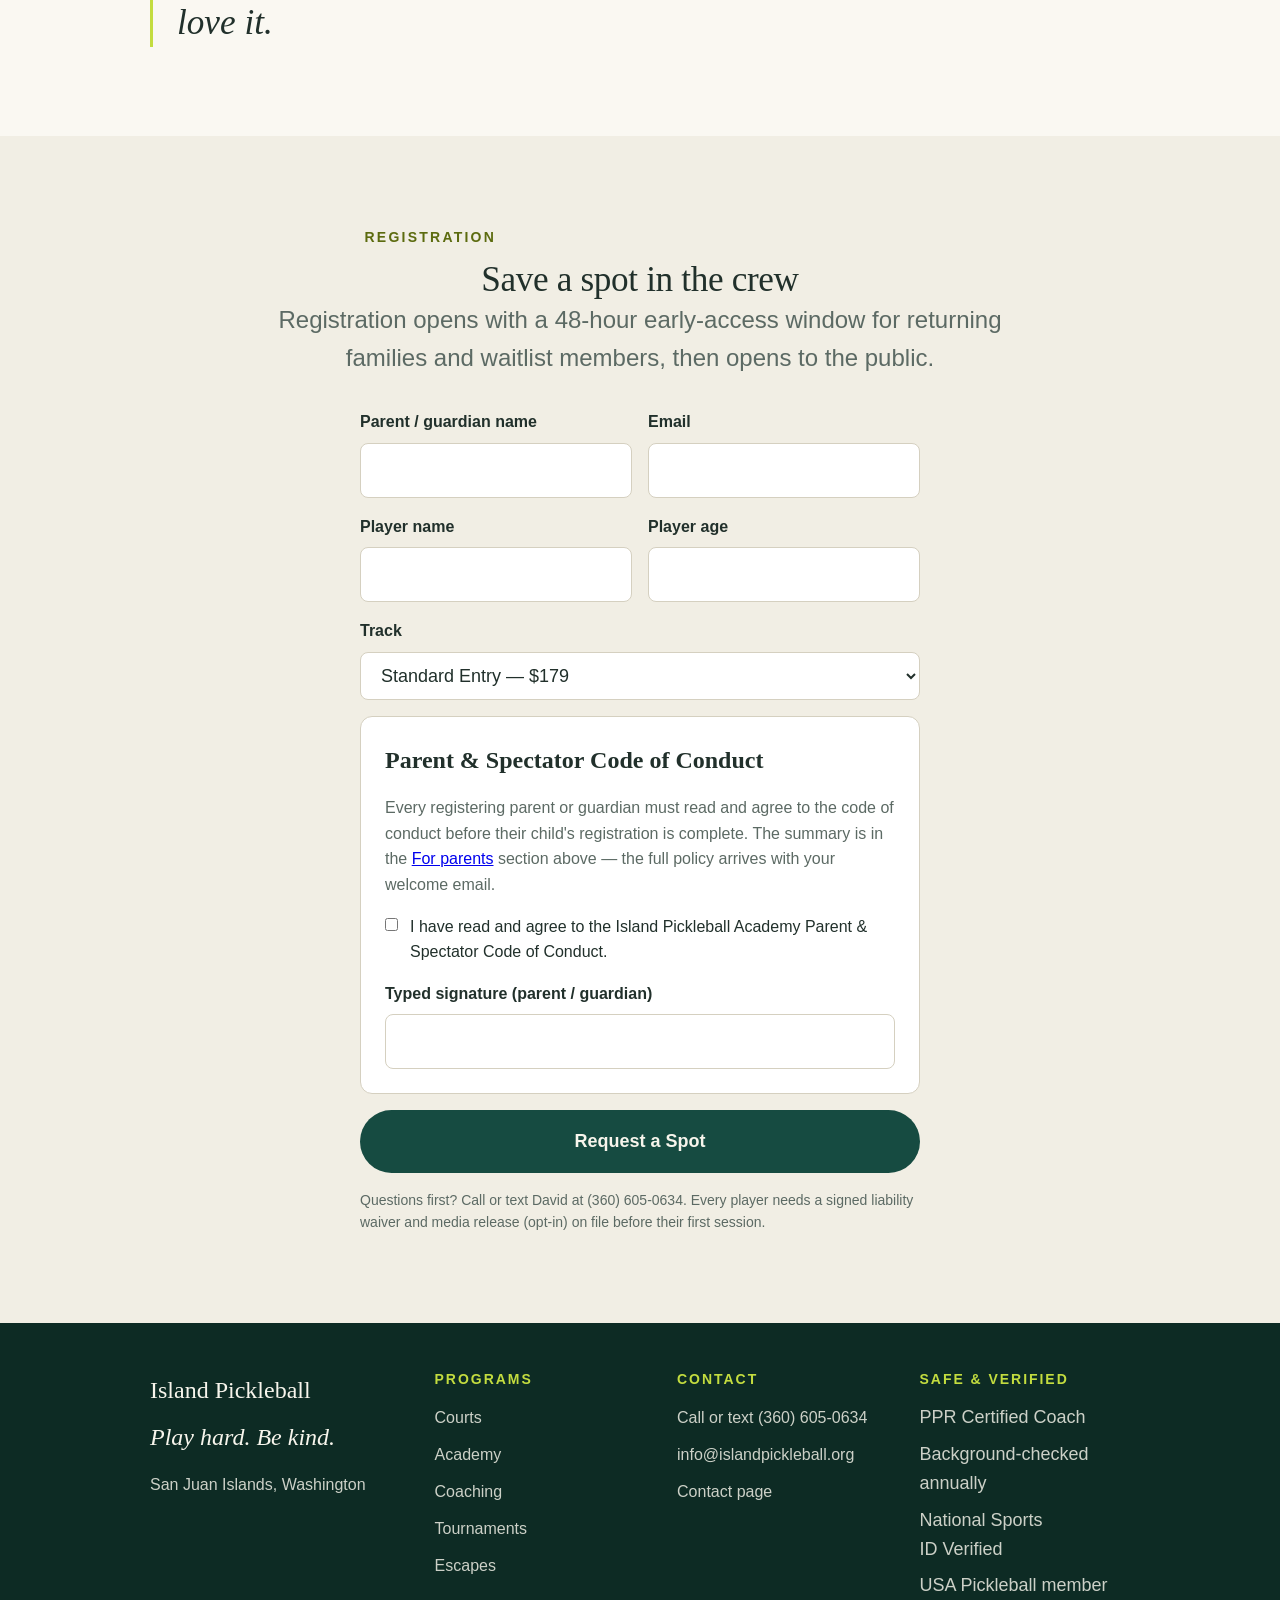
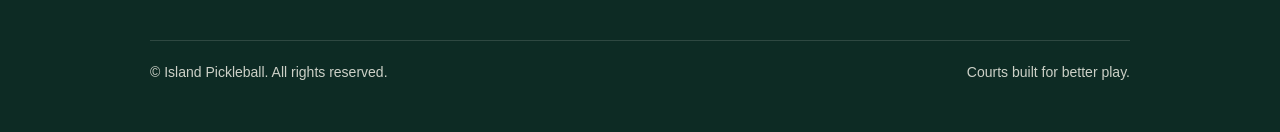
<file: academy.html>
<!DOCTYPE html>
<html lang="en">
<head>
  <meta charset="UTF-8">
  <meta name="viewport" content="width=device-width, initial-scale=1.0">
  <title>Island Pickleball Academy — Youth Pickleball on San Juan Island</title>
  <meta name="description" content="A 4-week youth pickleball program for ages 10+ on San Juan Island. Real skills, the wristband skill ladder, and the Island Pickleball Cup finale. Play hard. Be kind.">
  <link rel="preconnect" href="https://api.fontshare.com">
  <link href="https://api.fontshare.com/v2/css?f[]=boska@400,500,600,700&f[]=satoshi@300,400,500,700&display=swap" rel="stylesheet">
  <link rel="stylesheet" href="./base.css">
  <link rel="stylesheet" href="./style.css">
  <link rel="icon" href="./favicon.svg">
</head>
<body>

  <header class="header">
    <div class="container header__inner">
      <a class="brand" href="./index.html">
        <svg class="brand__mark" width="34" height="34" viewBox="0 0 32 32" aria-hidden="true">
          <circle cx="16" cy="16" r="14.5" fill="var(--color-accent)"/>
          <circle cx="16" cy="16" r="14.5" fill="none" stroke="var(--color-primary)" stroke-width="1.4"/>
          <circle cx="11" cy="11" r="1.7" fill="var(--color-primary)"/>
          <circle cx="21" cy="11" r="1.7" fill="var(--color-primary)"/>
          <circle cx="16" cy="16" r="1.7" fill="var(--color-primary)"/>
          <circle cx="11" cy="21" r="1.7" fill="var(--color-primary)"/>
          <circle cx="21" cy="21" r="1.7" fill="var(--color-primary)"/>
        </svg>
        <span class="brand__name">Island Pickleball<small>San Juan Islands, WA</small></span>
      </a>
      <nav class="nav" aria-label="Main">
        <ul class="nav__list" role="list">
          <li><a class="nav__link" href="./courts.html">Courts</a></li>
          <li><a class="nav__link" href="./academy.html" aria-current="page">Academy</a></li>
          <li><a class="nav__link" href="./coaching.html">Coaching</a></li>
          <li><a class="nav__link" href="./tournaments.html">Tournaments</a></li>
          <li><a class="nav__link" href="./escapes.html">Escapes</a></li>
          <li><a class="nav__link" href="./about.html">About</a></li>
          <li><a class="nav__link" href="./contact.html">Contact</a></li>
          <li><a class="btn btn--accent nav__cta" href="./academy.html#register">Register</a></li>
        </ul>
      </nav>
      <button class="burger" aria-expanded="false" aria-label="Open menu">
        <span></span><span></span><span></span>
      </button>
    </div>
    <div class="container mobile-nav" data-open="false">
      <ul class="mobile-nav__list" role="list">
        <li><a class="mobile-nav__link" href="./courts.html">Courts</a></li>
        <li><a class="mobile-nav__link" href="./academy.html" aria-current="page">Academy</a></li>
        <li><a class="mobile-nav__link" href="./coaching.html">Coaching</a></li>
        <li><a class="mobile-nav__link" href="./tournaments.html">Tournaments</a></li>
        <li><a class="mobile-nav__link" href="./escapes.html">Escapes</a></li>
        <li><a class="mobile-nav__link" href="./about.html">About</a></li>
        <li><a class="mobile-nav__link" href="./contact.html">Contact</a></li>
        <li><a class="mobile-nav__link" href="./academy.html#register"><strong>Register</strong></a></li>
      </ul>
    </div>
  </header>

  <main>
    <section class="page-hero">
      <div class="container">
        <p class="kicker">Island Pickleball Academy</p>
        <h1 class="page-hero__title">Level up their game</h1>
        <p class="page-hero__lede">San Juan Island's first dedicated youth pickleball program — structured instruction, athletic development, and high-energy fun for kids ages 10 and up.</p>
      </div>
    </section>

    <section class="section">
      <div class="container stack stack--lg">
        <div class="split">
          <div class="stack">
            <p class="kicker">Why this program</p>
            <h2 style="font-size: var(--text-xl);">A positive, engaging pathway</h2>
            <p>For too long, local youth options have lacked structured court instruction. We're changing that — building a place where kids learn teamwork, hand-eye coordination, and a sport they can play for life.</p>
            <p>Every session combines expert coaching with a gamified progression model, so kids stay motivated and excited to come back each week. And every session ends the same way it starts: with our motto — <strong>play hard, be kind.</strong></p>
          </div>
          <div class="stack">
            <figure class="photo">
              <img src="./images/youth-camp.jpg" alt="Kids learning pickleball at an island youth camp" loading="lazy">
              <figcaption>Youth summer camp — fundamentals, footwork, and sportsmanship on island courts.</figcaption>
            </figure>
            <div class="card">
              <p class="card__title">The details</p>
              <ul>
                <li><strong>Ages:</strong> 10 and up, all skill levels welcome</li>
                <li><strong>Format:</strong> 4-week cohort, one session per week</li>
                <li><strong>Where:</strong> San Juan Island Fairgrounds indoor facility, Friday Harbor</li>
                <li><strong>Class size:</strong> strictly capped at 16 players — two groups of eight for focused instruction</li>
                <li><strong>Coach:</strong> David Kane, PPR Certified & annually background-checked</li>
              </ul>
            </div>
          </div>
        </div>
      </div>
    </section>

    <!-- WRISTBAND LADDER -->
    <section class="section section--offset">
      <div class="container stack stack--lg">
        <div>
          <p class="kicker">The skill ladder</p>
          <h2 style="font-size: var(--text-xl); margin-bottom: var(--space-2);">Earn your bands on the court</h2>
          <p class="lede">Four weeks, four milestones. Each wristband is earned by demonstrating the skill — never by attendance, never by purchase.</p>
        </div>
        <div class="ladder">
          <div class="ladder__rung">
            <span class="band band--w1" aria-hidden="true"></span>
            <div>
              <p class="ladder__week">Week 1</p>
              <p class="ladder__name">The Foundation</p>
              <p class="ladder__desc">Grip, athletic stance, paddle-to-ball control, and spatial awareness. Milestone: 5 consecutive drop-and-catches and safe, controlled rallying.</p>
            </div>
          </div>
          <div class="ladder__rung">
            <span class="band band--w2" aria-hidden="true"></span>
            <div>
              <p class="ladder__week">Week 2</p>
              <p class="ladder__name">The Kitchen Control</p>
              <p class="ladder__desc">Patience, non-volley-zone rules, and soft-touch placement. Milestone: a 10-shot cooperative cross-court dink rally.</p>
            </div>
          </div>
          <div class="ladder__rung">
            <span class="band band--w3" aria-hidden="true"></span>
            <div>
              <p class="ladder__week">Week 3</p>
              <p class="ladder__name">Serves & Transitions</p>
              <p class="ladder__desc">A consistent underhand serve, deep returns, and moving forward to the kitchen line. Milestone: a reliable legal serve and deep return.</p>
            </div>
          </div>
          <div class="ladder__rung">
            <span class="band band--w4" aria-hidden="true"></span>
            <div>
              <p class="ladder__week">Week 4</p>
              <p class="ladder__name">Match Play & Graduation</p>
              <p class="ladder__desc">Scoring, strategy, and sportsmanship in the Island Pickleball Cup — our end-of-series round robin. Milestone: full participation and graduation.</p>
            </div>
          </div>
        </div>
      </div>
    </section>

    <!-- PRICING -->
    <section class="section" id="register">
      <div class="container stack stack--lg">
        <div>
          <p class="kicker">Session details & investment</p>
          <h2 style="font-size: var(--text-xl); margin-bottom: var(--space-2);">Choose your track</h2>
          <p class="lede">Participation never requires the upgrade — every player gets the same coaching, the same gear on court, and the same shot at the wristband ladder.</p>
        </div>
        <div class="pricing">
          <div class="price-card">
            <p class="price-card__tier">Standard Entry</p>
            <p class="price-card__price">$179</p>
            <p class="price-card__per">per player, 4-week series</p>
            <ul>
              <li>Full 4-week clinic series (1 session per week)</li>
              <li>Junior-friendly paddles & equipment provided</li>
              <li>Official skill-ladder wristband progression</li>
              <li>Island Pickleball Cup finale & graduation</li>
            </ul>
            <a class="btn btn--primary" href="#register-form">Register — Standard</a>
          </div>
          <div class="price-card price-card--featured">
            <span class="price-card__flag">Most popular</span>
            <p class="price-card__tier">Academy Pro Tier</p>
            <p class="price-card__price">$269</p>
            <p class="price-card__per">per player, 4-week series</p>
            <ul>
              <li>Everything in Standard Entry</li>
              <li>High-performance carbon fiber paddle to keep</li>
              <li>Commemorative take-home wristband set</li>
              <li>Priority registration for future camps & tournaments</li>
            </ul>
            <a class="btn btn--accent" href="#register-form">Register — Pro Tier</a>
          </div>
        </div>
        <p class="form__note">Pro Tier paddles are verified against the USA Pickleball approved equipment list. Returning families and waitlist members receive a 48-hour early-access window before public registration opens.</p>
      </div>
    </section>

    <!-- CULTURE -->
    <section class="section section--deep">
      <div class="container stack stack--lg">
        <div class="center">
          <p class="kicker">Our culture</p>
          <h2 style="font-size: var(--text-xl);">Play hard. Be kind.</h2>
        </div>
        <div class="grid-3">
          <div class="card">
            <p class="card__title">Give your best</p>
            <p>Move your feet, pay attention, try difficult things, and keep working after mistakes.</p>
          </div>
          <div class="card">
            <p class="card__title">Stay composed</p>
            <p>Feel your feelings — then breathe, reset, and choose your next action. Breathe. Reset. Next ball.</p>
          </div>
          <div class="card">
            <p class="card__title">Speak with kindness</p>
            <p>Encourage partners. Respect opponents. No mocking, taunting, or blame — ever.</p>
          </div>
          <div class="card">
            <p class="card__title">Play with integrity</p>
            <p>Be honest, take responsibility, and care more about a fair game than an easy point.</p>
          </div>
          <div class="card">
            <p class="card__title">Lift the court</p>
            <p>Include new players, recognize good play, and leave every court better than you found it.</p>
          </div>
          <div class="card">
            <p class="card__title">Belong, first</p>
            <p>Every player receives the Island Pickleball crew band at their first session — a symbol of belonging, not of skill. Skill bands are earned later, on the court.</p>
          </div>
        </div>
      </div>
    </section>

    <!-- FOR PARENTS -->
    <section class="section" id="parents">
      <div class="container split">
        <div class="stack">
          <p class="kicker">For parents & families</p>
          <h2 style="font-size: var(--text-xl);">Their game. Our example.</h2>
          <p>We want enthusiastic parents — cheer, smile, and enjoy watching your kids play. What we don't allow is pressure from the sidelines: no shouted corrections, no criticism, no celebrating another child's mistake.</p>
          <p>Every registering parent or guardian reads and signs our Parent & Spectator Code of Conduct before their child's registration is complete. It's how we protect the joy of the game for every kid on court.</p>
          <div class="pullquote">This is their game. Our responsibility is to help them love it.</div>
        </div>
        <div class="card">
          <p class="card__title">The courtside promise</p>
          <p style="font-family: var(--font-display); font-style: italic; font-size: var(--text-lg); color: var(--color-text); margin: var(--space-4) 0;">Play hard. Be kind.</p>
          <ul>
            <li>Cheer the effort</li>
            <li>Respect every player</li>
            <li>Let the coaches coach</li>
            <li>Let the children play</li>
          </ul>
          <p style="margin-top: var(--space-5); font-size: var(--text-sm);"><strong>Their game. Our example.</strong> — that's the adult side of our motto, and every parent gets their own wristband as a welcome gift after signing the code.</p>
        </div>
      </div>
    </section>

    <!-- REGISTRATION FORM -->
    <section class="section section--offset" id="register-form">
      <div class="container">
        <div class="center" style="margin-bottom: var(--space-8);">
          <p class="kicker">Registration</p>
          <h2 style="font-size: var(--text-xl);">Save a spot in the crew</h2>
          <p class="lede" style="margin-inline: auto;">Registration opens with a 48-hour early-access window for returning families and waitlist members, then opens to the public.</p>
        </div>
        <form class="form" data-service="academy" style="margin-inline: auto;">
          <div class="form__pending" role="status">Sending…</div>
          <div class="form__success" role="status">Registration received — complete payment below to lock in your spot.</div>
          <div class="form__error" role="alert">Something went wrong sending the registration — please try again, or call or text (360) 605-0634.</div>
          <div class="form__unconfigured" role="alert">Online registration isn't connected yet — we're finishing setup. Call or text (360) 605-0634 to register directly.</div>
          <input type="text" name="_gotcha" tabindex="-1" autocomplete="off" class="sr-only" aria-hidden="true">
          <div class="form__row form__row--2">
            <div class="field">
              <label for="parent-name">Parent / guardian name</label>
              <input id="parent-name" name="parent-name" type="text" autocomplete="name" required>
            </div>
            <div class="field">
              <label for="parent-email">Email</label>
              <input id="parent-email" name="parent-email" type="email" autocomplete="email" required>
            </div>
          </div>
          <div class="form__row form__row--2">
            <div class="field">
              <label for="player-name">Player name</label>
              <input id="player-name" name="player-name" type="text" required>
            </div>
            <div class="field">
              <label for="player-age">Player age</label>
              <input id="player-age" name="player-age" type="number" min="10" max="17" required>
            </div>
          </div>
          <div class="field">
            <label for="tier">Track</label>
            <select id="tier" name="tier" required>
              <option value="standard">Standard Entry — $179</option>
              <option value="pro">Academy Pro Tier — $269</option>
              <option value="waitlist">Waitlist — notify me when a spot opens</option>
            </select>
          </div>
          <div class="conduct">
            <p class="conduct__title">Parent & Spectator Code of Conduct</p>
            <p class="conduct__text">Every registering parent or guardian must read and agree to the code of conduct before their child's registration is complete. The summary is in the <a href="#parents">For parents</a> section above — the full policy arrives with your welcome email.</p>
            <label class="check">
              <input type="checkbox" name="conduct-agree" required>
              <span>I have read and agree to the Island Pickleball Academy Parent & Spectator Code of Conduct.</span>
            </label>
            <div class="field">
              <label for="conduct-signature">Typed signature (parent / guardian)</label>
              <input id="conduct-signature" name="conduct-signature" type="text" required>
            </div>
            <input type="hidden" name="conduct-date" value="">
          </div>
          <button class="btn btn--primary btn--lg" type="submit">Request a Spot</button>
          <p class="form__note">Questions first? Call or text David at (360) 605-0634. Every player needs a signed liability waiver and media release (opt-in) on file before their first session.</p>
        </form>
        <div class="academy-payment" id="academy-payment" data-show="false">
          <p class="kicker">Step two — payment</p>
          <h3>Lock in your spot</h3>
          <p>Your registration is in — payment completes it. Spots are held for 48 hours after we receive your registration.</p>
          <a class="btn btn--accent btn--lg payment__btn" data-show="false" href="#" rel="noopener noreferrer" target="_blank">Pay now</a>
          <p class="payment__fallback" data-show="true">We'll email you a secure payment link within 24 hours — your spot is held for 48 hours while that's in motion.</p>
        </div>
      </div>
    </section>
  </main>

  <footer class="footer">
    <div class="container">
      <div class="footer__grid">
        <div>
          <p class="footer__brand-name">Island Pickleball</p>
          <p class="footer__motto">Play hard. Be kind.</p>
          <p style="font-size: var(--text-sm); margin-top: var(--space-4);">San Juan Islands, Washington</p>
        </div>
        <div>
          <h3>Programs</h3>
          <ul class="footer__links" role="list">
            <li><a href="./courts.html">Courts</a></li>
            <li><a href="./academy.html">Academy</a></li>
            <li><a href="./coaching.html">Coaching</a></li>
            <li><a href="./tournaments.html">Tournaments</a></li>
            <li><a href="./escapes.html">Escapes</a></li>
          </ul>
        </div>
        <div>
          <h3>Contact</h3>
          <ul class="footer__links" role="list">
            <li><a href="tel:+13606050634">Call or text (360) 605-0634</a></li>
            <li><a href="mailto:info@islandpickleball.org">info@islandpickleball.org</a></li>
            <li><a href="./contact.html">Contact page</a></li>
          </ul>
        </div>
        <div>
          <h3>Safe & verified</h3>
          <ul class="footer__links" role="list">
            <li>PPR Certified Coach</li>
            <li>Background-checked annually</li>
            <li>National Sports ID Verified</li>
            <li>USA Pickleball member</li>
          </ul>
        </div>
      </div>
      <div class="footer__bottom">
        <span>© Island Pickleball. All rights reserved.</span>
        <span>Courts built for better play.</span>
      </div>
    </div>
  </footer>

  <script src="./app.js"></script>
</body>
</html>
</file>
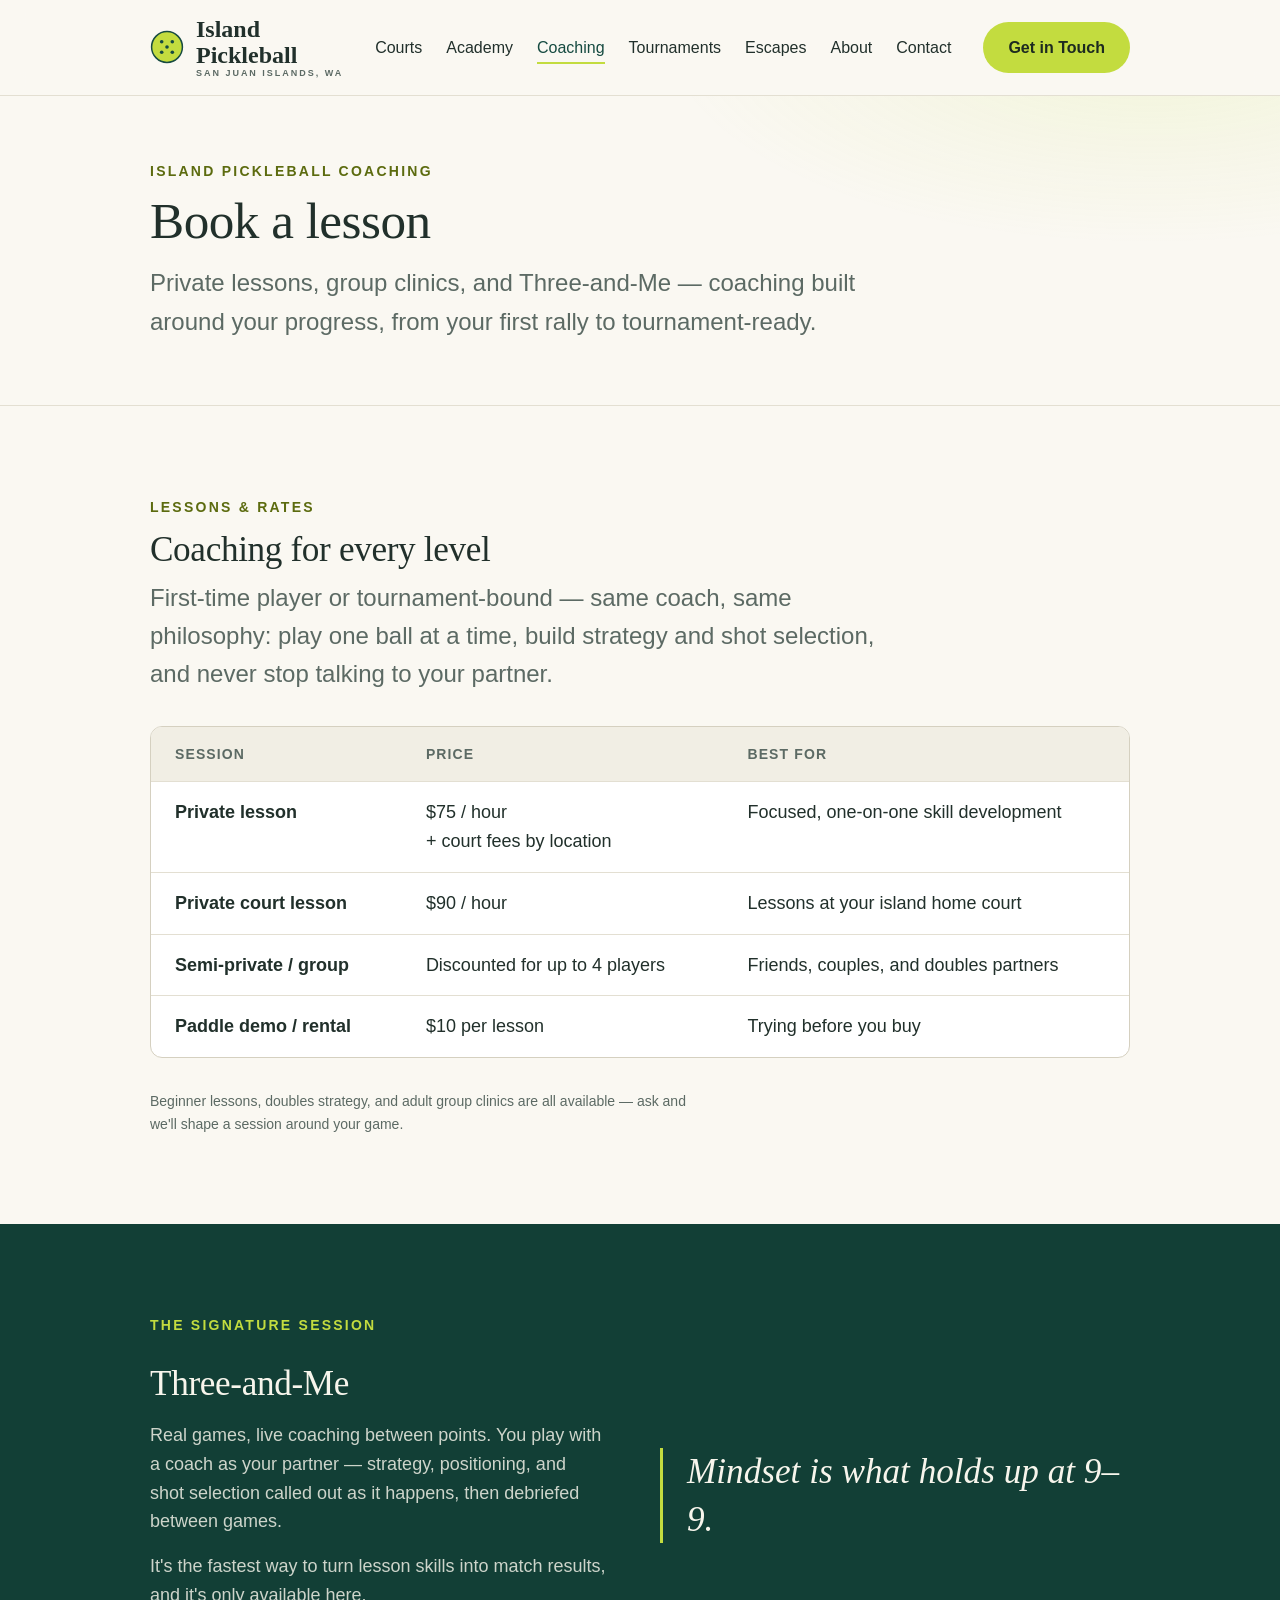
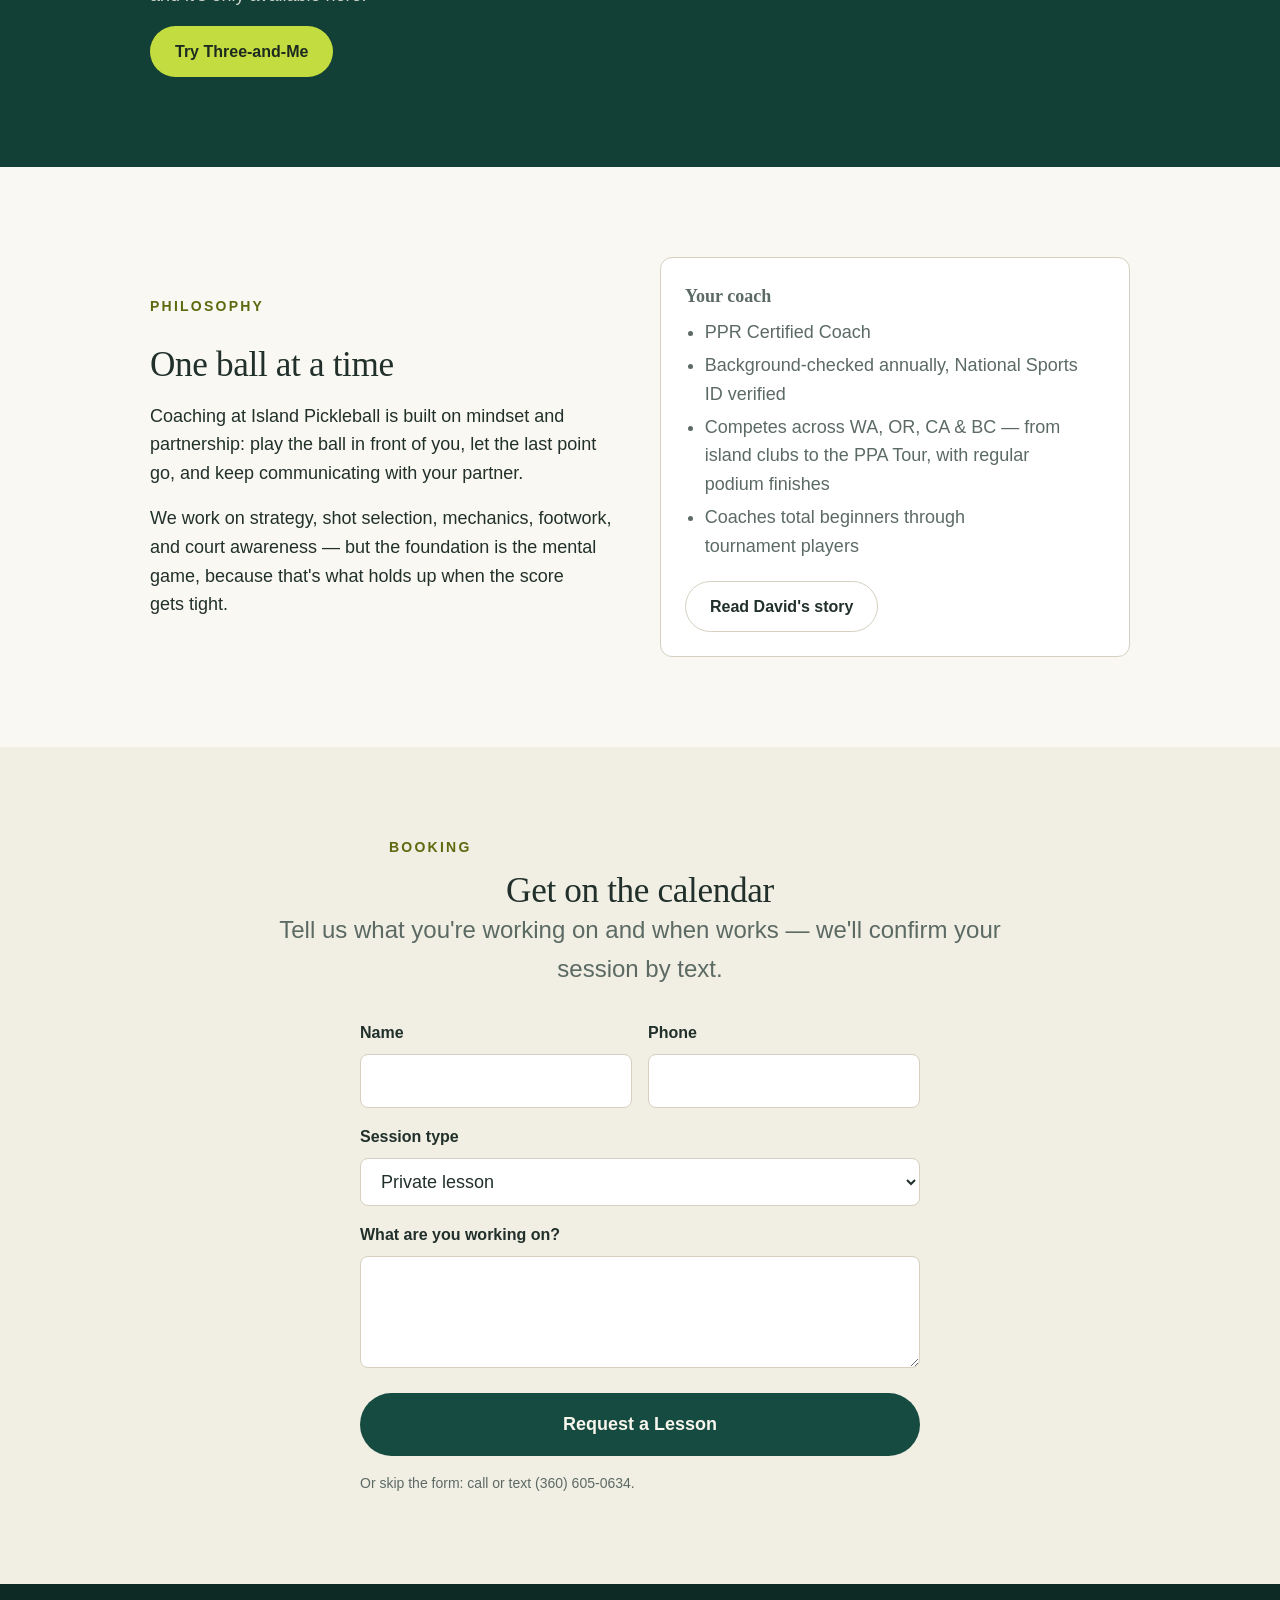
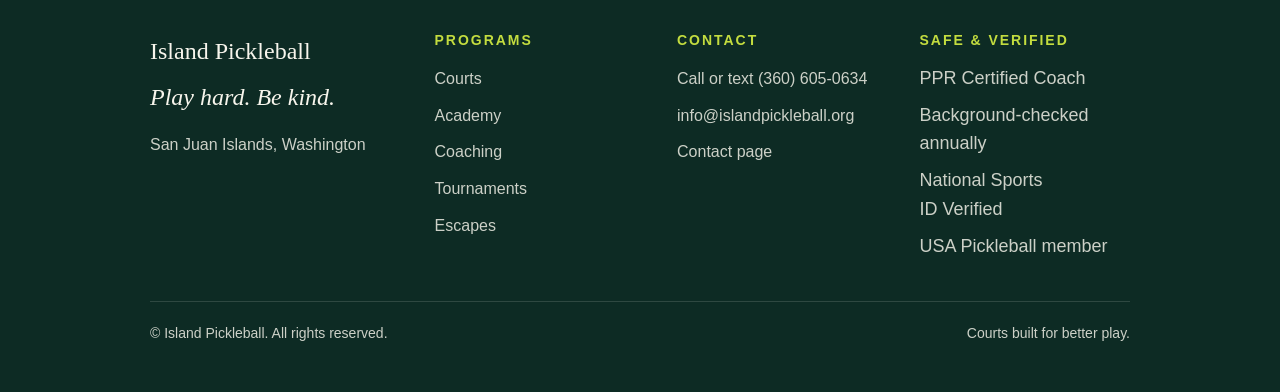
<file: coaching.html>
<!DOCTYPE html>
<html lang="en">
<head>
  <meta charset="UTF-8">
  <meta name="viewport" content="width=device-width, initial-scale=1.0">
  <title>Island Pickleball Coaching — Lessons & Clinics in the San Juan Islands</title>
  <meta name="description" content="Island Pickleball — courts, coaching, youth academy, tournaments, and getaways in the San Juan Islands.">
  <link rel="preconnect" href="https://api.fontshare.com">
  <link href="https://api.fontshare.com/v2/css?f[]=boska@400,500,600,700&f[]=satoshi@300,400,500,700&display=swap" rel="stylesheet">
  <link rel="stylesheet" href="./base.css">
  <link rel="stylesheet" href="./style.css">
  <link rel="icon" href="./favicon.svg">
</head>
<body>

  <header class="header">
    <div class="container header__inner">
      <a class="brand" href="./index.html">
        <svg class="brand__mark" width="34" height="34" viewBox="0 0 32 32" aria-hidden="true">
          <circle cx="16" cy="16" r="14.5" fill="var(--color-accent)"/>
          <circle cx="16" cy="16" r="14.5" fill="none" stroke="var(--color-primary)" stroke-width="1.4"/>
          <circle cx="11" cy="11" r="1.7" fill="var(--color-primary)"/>
          <circle cx="21" cy="11" r="1.7" fill="var(--color-primary)"/>
          <circle cx="16" cy="16" r="1.7" fill="var(--color-primary)"/>
          <circle cx="11" cy="21" r="1.7" fill="var(--color-primary)"/>
          <circle cx="21" cy="21" r="1.7" fill="var(--color-primary)"/>
        </svg>
        <span class="brand__name">Island Pickleball<small>San Juan Islands, WA</small></span>
      </a>
      <nav class="nav" aria-label="Main">
        <ul class="nav__list" role="list">
          <li><a class="nav__link" href="courts.html">Courts</a></li>
          <li><a class="nav__link" href="academy.html">Academy</a></li>
          <li><a class="nav__link" href="coaching.html" aria-current="page">Coaching</a></li>
          <li><a class="nav__link" href="tournaments.html">Tournaments</a></li>
          <li><a class="nav__link" href="escapes.html">Escapes</a></li>
          <li><a class="nav__link" href="about.html">About</a></li>
          <li><a class="nav__link" href="contact.html">Contact</a></li>
          <li><a class="btn btn--accent nav__cta" href="./contact.html">Get in Touch</a></li>
        </ul>
      </nav>
      <button class="burger" aria-expanded="false" aria-label="Open menu">
        <span></span><span></span><span></span>
      </button>
    </div>
    <div class="container mobile-nav" data-open="false">
      <ul class="mobile-nav__list" role="list">
        <li><a class="mobile-nav__link" href="courts.html">Courts</a></li>
        <li><a class="mobile-nav__link" href="academy.html">Academy</a></li>
        <li><a class="mobile-nav__link" href="coaching.html" aria-current="page">Coaching</a></li>
        <li><a class="mobile-nav__link" href="tournaments.html">Tournaments</a></li>
        <li><a class="mobile-nav__link" href="escapes.html">Escapes</a></li>
        <li><a class="mobile-nav__link" href="about.html">About</a></li>
        <li><a class="mobile-nav__link" href="contact.html">Contact</a></li>
        <li><a class="mobile-nav__link" href="./coaching.html"><strong>Book a Lesson</strong></a></li>
      </ul>
    </div>
  </header>

  <main>
    <section class="page-hero">
      <div class="container">
        <p class="kicker">Island Pickleball Coaching</p>
        <h1 class="page-hero__title">Book a lesson</h1>
        <p class="page-hero__lede">Private lessons, group clinics, and Three-and-Me — coaching built around your progress, from your first rally to tournament-ready.</p>
      </div>
    </section>

    <section class="section">
      <div class="container stack stack--lg">
        <div>
          <p class="kicker">Lessons & rates</p>
          <h2 style="font-size: var(--text-xl); margin-bottom: var(--space-2);">Coaching for every level</h2>
          <p class="lede">First-time player or tournament-bound — same coach, same philosophy: play one ball at a time, build strategy and shot selection, and never stop talking to your partner.</p>
        </div>
        <div class="table-wrap">
          <table class="table">
            <thead>
              <tr><th>Session</th><th>Price</th><th>Best for</th></tr>
            </thead>
            <tbody>
              <tr><td><strong>Private lesson</strong></td><td>$75 / hour<br>+ court fees by location</td><td>Focused, one-on-one skill development</td></tr>
              <tr><td><strong>Private court lesson</strong></td><td>$90 / hour</td><td>Lessons at your island home court</td></tr>
              <tr><td><strong>Semi-private / group</strong></td><td>Discounted for up to 4 players</td><td>Friends, couples, and doubles partners</td></tr>
              <tr><td><strong>Paddle demo / rental</strong></td><td>$10 per lesson</td><td>Trying before you buy</td></tr>
            </tbody>
          </table>
        </div>
        <p class="form__note">Beginner lessons, doubles strategy, and adult group clinics are all available — ask and we'll shape a session around your game.</p>
      </div>
    </section>

    <section class="section section--deep">
      <div class="container split">
        <div class="stack">
          <p class="kicker">The signature session</p>
          <h2 style="font-size: var(--text-xl);">Three-and-Me</h2>
          <p>Real games, live coaching between points. You play with a coach as your partner — strategy, positioning, and shot selection called out as it happens, then debriefed between games.</p>
          <p>It's the fastest way to turn lesson skills into match results, and it's only available here.</p>
          <div class="hero__actions"><a class="btn btn--accent" href="#book">Try Three-and-Me</a></div>
        </div>
        <div class="pullquote">Mindset is what holds up at 9–9.</div>
      </div>
    </section>

    <section class="section">
      <div class="container split">
        <div class="stack">
          <p class="kicker">Philosophy</p>
          <h2 style="font-size: var(--text-xl);">One ball at a time</h2>
          <p>Coaching at Island Pickleball is built on mindset and partnership: play the ball in front of you, let the last point go, and keep communicating with your partner.</p>
          <p>We work on strategy, shot selection, mechanics, footwork, and court awareness — but the foundation is the mental game, because that's what holds up when the score gets tight.</p>
        </div>
        <div class="card">
          <p class="card__title">Your coach</p>
          <ul>
            <li>PPR Certified Coach</li>
            <li>Background-checked annually, National Sports ID verified</li>
            <li>Competes across WA, OR, CA & BC — from island clubs to the PPA Tour, with regular podium finishes</li>
            <li>Coaches total beginners through tournament players</li>
          </ul>
          <div class="hero__actions" style="margin-top: var(--space-5);"><a class="btn btn--ghost" href="./about.html">Read David's story</a></div>
        </div>
      </div>
    </section>

    <section class="section section--offset" id="book">
      <div class="container center">
        <p class="kicker">Booking</p>
        <h2 style="font-size: var(--text-xl);">Get on the calendar</h2>
        <p class="lede" style="margin-inline: auto; margin-bottom: var(--space-8);">Tell us what you're working on and when works — we'll confirm your session by text.</p>
        <form class="form" data-service="coaching" style="margin-inline: auto; text-align: left;">
          <div class="form__pending" role="status">Sending…</div>
          <div class="form__success" role="status">Thanks — we got your lesson request and will confirm your session by text. Eager to get on court sooner? Call or text (360) 605-0634.</div>
          <div class="form__error" role="alert">Something went wrong sending your request — please try again, or call or text (360) 605-0634.</div>
          <div class="form__unconfigured" role="alert">This form isn't connected yet — we're finishing setup. Call or text (360) 605-0634 to book directly.</div>
          <input type="text" name="_gotcha" tabindex="-1" autocomplete="off" class="sr-only" aria-hidden="true">
          <div class="form__row form__row--2">
            <div class="field"><label for="c-name">Name</label><input id="c-name" type="text" required name="c-name"></div>
            <div class="field"><label for="c-phone">Phone</label><input id="c-phone" type="tel" required name="c-phone"></div>
          </div>
          <div class="field"><label for="c-type">Session type</label>
            <select id="c-type" required name="c-type">
              <option>Private lesson</option>
              <option>Private court lesson (at my court)</option>
              <option>Semi-private / group (up to 4)</option>
              <option>Three-and-Me</option>
              <option>Beginner intro</option>
            </select>
          </div>
          <div class="field"><label for="c-notes">What are you working on?</label><textarea id="c-notes" rows="3" name="c-notes"></textarea></div>
          <button class="btn btn--primary btn--lg" type="submit">Request a Lesson</button>
          <p class="form__note">Or skip the form: call or text (360) 605-0634.</p>
        </form>
      </div>
    </section>
  </main>

  <footer class="footer">
    <div class="container">
      <div class="footer__grid">
        <div>
          <p class="footer__brand-name">Island Pickleball</p>
          <p class="footer__motto">Play hard. Be kind.</p>
          <p style="font-size: var(--text-sm); margin-top: var(--space-4);">San Juan Islands, Washington</p>
        </div>
        <div>
          <h3>Programs</h3>
          <ul class="footer__links" role="list">
            <li><a href="./courts.html">Courts</a></li>
            <li><a href="./academy.html">Academy</a></li>
            <li><a href="./coaching.html">Coaching</a></li>
            <li><a href="./tournaments.html">Tournaments</a></li>
            <li><a href="./escapes.html">Escapes</a></li>
          </ul>
        </div>
        <div>
          <h3>Contact</h3>
          <ul class="footer__links" role="list">
            <li><a href="tel:+13606050634">Call or text (360) 605-0634</a></li>
            <li><a href="mailto:info@islandpickleball.org">info@islandpickleball.org</a></li>
            <li><a href="./contact.html">Contact page</a></li>
          </ul>
        </div>
        <div>
          <h3>Safe & verified</h3>
          <ul class="footer__links" role="list">
            <li>PPR Certified Coach</li>
            <li>Background-checked annually</li>
            <li>National Sports ID Verified</li>
            <li>USA Pickleball member</li>
          </ul>
        </div>
      </div>
      <div class="footer__bottom">
        <span>© Island Pickleball. All rights reserved.</span>
        <span>Courts built for better play.</span>
      </div>
    </div>
  </footer>

  <script src="./app.js"></script>
</body>
</html>
</file>
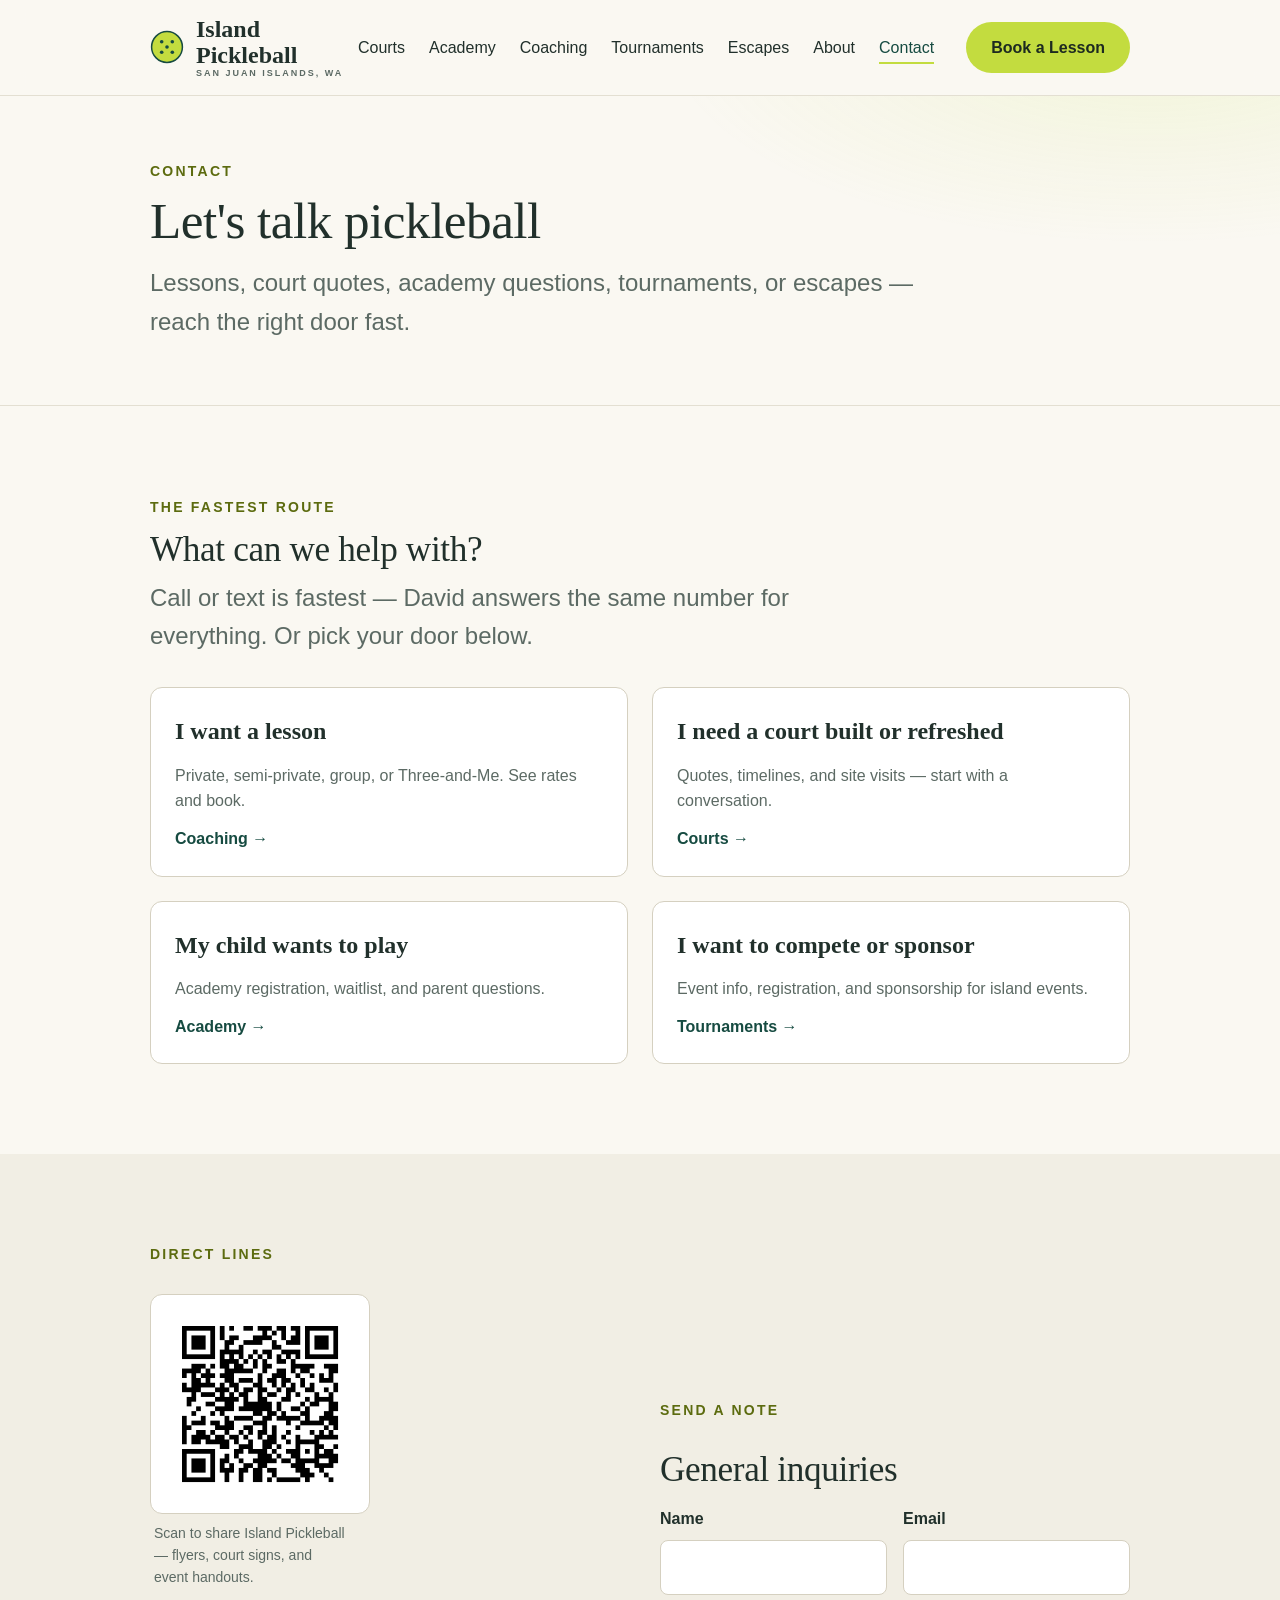
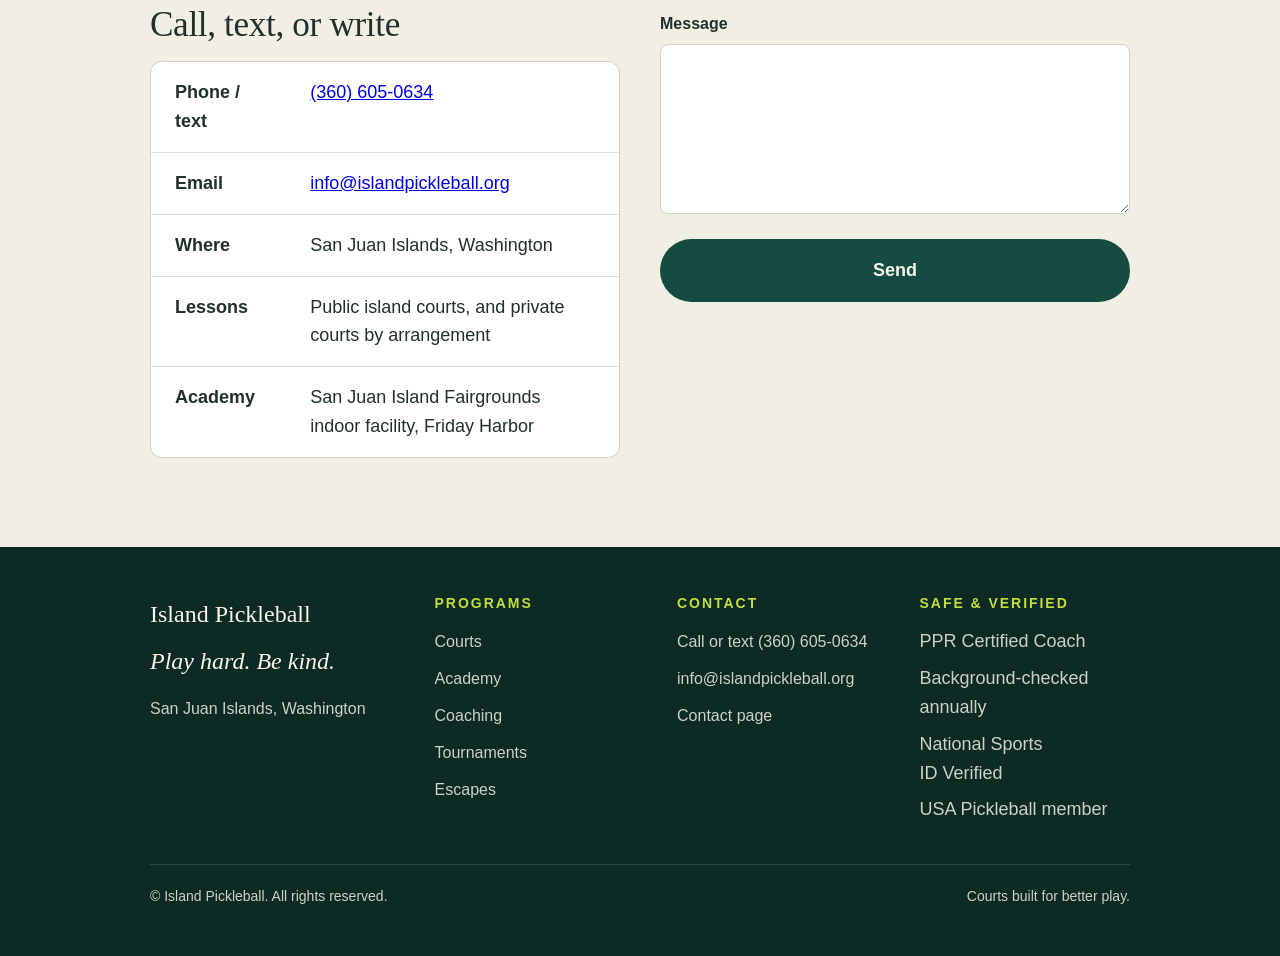
<file: contact.html>
<!DOCTYPE html>
<html lang="en">
<head>
  <meta charset="UTF-8">
  <meta name="viewport" content="width=device-width, initial-scale=1.0">
  <title>Contact Island Pickleball — San Juan Islands, WA</title>
  <meta name="description" content="Island Pickleball — courts, coaching, youth academy, tournaments, and getaways in the San Juan Islands.">
  <link rel="preconnect" href="https://api.fontshare.com">
  <link href="https://api.fontshare.com/v2/css?f[]=boska@400,500,600,700&f[]=satoshi@300,400,500,700&display=swap" rel="stylesheet">
  <link rel="stylesheet" href="./base.css">
  <link rel="stylesheet" href="./style.css">
  <link rel="icon" href="./favicon.svg">
</head>
<body>

  <header class="header">
    <div class="container header__inner">
      <a class="brand" href="./index.html">
        <svg class="brand__mark" width="34" height="34" viewBox="0 0 32 32" aria-hidden="true">
          <circle cx="16" cy="16" r="14.5" fill="var(--color-accent)"/>
          <circle cx="16" cy="16" r="14.5" fill="none" stroke="var(--color-primary)" stroke-width="1.4"/>
          <circle cx="11" cy="11" r="1.7" fill="var(--color-primary)"/>
          <circle cx="21" cy="11" r="1.7" fill="var(--color-primary)"/>
          <circle cx="16" cy="16" r="1.7" fill="var(--color-primary)"/>
          <circle cx="11" cy="21" r="1.7" fill="var(--color-primary)"/>
          <circle cx="21" cy="21" r="1.7" fill="var(--color-primary)"/>
        </svg>
        <span class="brand__name">Island Pickleball<small>San Juan Islands, WA</small></span>
      </a>
      <nav class="nav" aria-label="Main">
        <ul class="nav__list" role="list">
          <li><a class="nav__link" href="courts.html">Courts</a></li>
          <li><a class="nav__link" href="academy.html">Academy</a></li>
          <li><a class="nav__link" href="coaching.html">Coaching</a></li>
          <li><a class="nav__link" href="tournaments.html">Tournaments</a></li>
          <li><a class="nav__link" href="escapes.html">Escapes</a></li>
          <li><a class="nav__link" href="about.html">About</a></li>
          <li><a class="nav__link" href="contact.html" aria-current="page">Contact</a></li>
          <li><a class="btn btn--accent nav__cta" href="./coaching.html">Book a Lesson</a></li>
        </ul>
      </nav>
      <button class="burger" aria-expanded="false" aria-label="Open menu">
        <span></span><span></span><span></span>
      </button>
    </div>
    <div class="container mobile-nav" data-open="false">
      <ul class="mobile-nav__list" role="list">
        <li><a class="mobile-nav__link" href="courts.html">Courts</a></li>
        <li><a class="mobile-nav__link" href="academy.html">Academy</a></li>
        <li><a class="mobile-nav__link" href="coaching.html">Coaching</a></li>
        <li><a class="mobile-nav__link" href="tournaments.html">Tournaments</a></li>
        <li><a class="mobile-nav__link" href="escapes.html">Escapes</a></li>
        <li><a class="mobile-nav__link" href="about.html">About</a></li>
        <li><a class="mobile-nav__link" href="contact.html" aria-current="page">Contact</a></li>
        <li><a class="mobile-nav__link" href="./contact.html"><strong>Contact</strong></a></li>
      </ul>
    </div>
  </header>

  <main>
    <section class="page-hero">
      <div class="container">
        <p class="kicker">Contact</p>
        <h1 class="page-hero__title">Let's talk pickleball</h1>
        <p class="page-hero__lede">Lessons, court quotes, academy questions, tournaments, or escapes — reach the right door fast.</p>
      </div>
    </section>

    <section class="section" id="routes">
      <div class="container stack stack--lg">
        <div>
          <p class="kicker">The fastest route</p>
          <h2 style="font-size: var(--text-xl); margin-bottom: var(--space-2);">What can we help with?</h2>
          <p class="lede">Call or text is fastest — David answers the same number for everything. Or pick your door below.</p>
        </div>
        <div class="grid-2">
          <a class="door" href="./coaching.html">
            <span class="door__title">I want a lesson</span>
            <span class="door__desc">Private, semi-private, group, or Three-and-Me. See rates and book.</span>
            <span class="door__action">Coaching →</span>
          </a>
          <a class="door" href="./courts.html#quote">
            <span class="door__title">I need a court built or refreshed</span>
            <span class="door__desc">Quotes, timelines, and site visits — start with a conversation.</span>
            <span class="door__action">Courts →</span>
          </a>
          <a class="door" href="./academy.html">
            <span class="door__title">My child wants to play</span>
            <span class="door__desc">Academy registration, waitlist, and parent questions.</span>
            <span class="door__action">Academy →</span>
          </a>
          <a class="door" href="./tournaments.html">
            <span class="door__title">I want to compete or sponsor</span>
            <span class="door__desc">Event info, registration, and sponsorship for island events.</span>
            <span class="door__action">Tournaments →</span>
          </a>
        </div>
      </div>
    </section>

    <section class="section section--offset">
      <div class="container split">
        <div class="stack">
          <p class="kicker">Direct lines</p>
          <figure class="photo" style="max-width: 220px;">
            <img src="./images/islandpickleball-qr.png" alt="QR code linking to islandpickleball.org" style="aspect-ratio: 1/1; background: #fff; padding: var(--space-3);">
            <figcaption>Scan to share Island Pickleball — flyers, court signs, and event handouts.</figcaption>
          </figure>
          <h2 style="font-size: var(--text-xl);">Call, text, or write</h2>
          <div class="table-wrap">
            <table class="table">
              <tbody>
                <tr><td><strong>Phone / text</strong></td><td><a href="tel:+13606050634">(360) 605-0634</a></td></tr>
                <tr><td><strong>Email</strong></td><td><a href="mailto:info@islandpickleball.org">info@islandpickleball.org</a></td></tr>
                <tr><td><strong>Where</strong></td><td>San Juan Islands, Washington</td></tr>
                <tr><td><strong>Lessons</strong></td><td>Public island courts, and private courts by arrangement</td></tr>
                <tr><td><strong>Academy</strong></td><td>San Juan Island Fairgrounds indoor facility, Friday Harbor</td></tr>
              </tbody>
            </table>
          </div>
        </div>
        <div class="stack">
          <p class="kicker">Send a note</p>
          <h2 style="font-size: var(--text-xl);">General inquiries</h2>
          <form class="form" data-service="contact">
            <div class="form__pending" role="status">Sending…</div>
          <div class="form__success" role="status">Thanks — your note is in. We reply within a day or two; need us sooner? Call or text (360) 605-0634.</div>
          <div class="form__error" role="alert">Something went wrong sending your note — please try again, or call or text (360) 605-0634.</div>
          <div class="form__unconfigured" role="alert">This form isn't connected yet — we're finishing setup. Call or text (360) 605-0634 or email info@islandpickleball.org and we'll take care of you directly.</div>
          <input type="text" name="_gotcha" tabindex="-1" autocomplete="off" class="sr-only" aria-hidden="true">
            <div class="form__row form__row--2">
              <div class="field"><label for="k-name">Name</label><input id="k-name" type="text" required name="k-name"></div>
              <div class="field"><label for="k-email">Email</label><input id="k-email" type="email" required name="k-email"></div>
            </div>
            <div class="field"><label for="k-msg">Message</label><textarea id="k-msg" rows="5" required name="k-msg"></textarea></div>
            <button class="btn btn--primary btn--lg" type="submit">Send</button>
          </form>
        </div>
      </div>
    </section>
  </main>

  <footer class="footer">
    <div class="container">
      <div class="footer__grid">
        <div>
          <p class="footer__brand-name">Island Pickleball</p>
          <p class="footer__motto">Play hard. Be kind.</p>
          <p style="font-size: var(--text-sm); margin-top: var(--space-4);">San Juan Islands, Washington</p>
        </div>
        <div>
          <h3>Programs</h3>
          <ul class="footer__links" role="list">
            <li><a href="./courts.html">Courts</a></li>
            <li><a href="./academy.html">Academy</a></li>
            <li><a href="./coaching.html">Coaching</a></li>
            <li><a href="./tournaments.html">Tournaments</a></li>
            <li><a href="./escapes.html">Escapes</a></li>
          </ul>
        </div>
        <div>
          <h3>Contact</h3>
          <ul class="footer__links" role="list">
            <li><a href="tel:+13606050634">Call or text (360) 605-0634</a></li>
            <li><a href="mailto:info@islandpickleball.org">info@islandpickleball.org</a></li>
            <li><a href="./contact.html">Contact page</a></li>
          </ul>
        </div>
        <div>
          <h3>Safe & verified</h3>
          <ul class="footer__links" role="list">
            <li>PPR Certified Coach</li>
            <li>Background-checked annually</li>
            <li>National Sports ID Verified</li>
            <li>USA Pickleball member</li>
          </ul>
        </div>
      </div>
      <div class="footer__bottom">
        <span>© Island Pickleball. All rights reserved.</span>
        <span>Courts built for better play.</span>
      </div>
    </div>
  </footer>

  <script src="./app.js"></script>
</body>
</html>
</file>
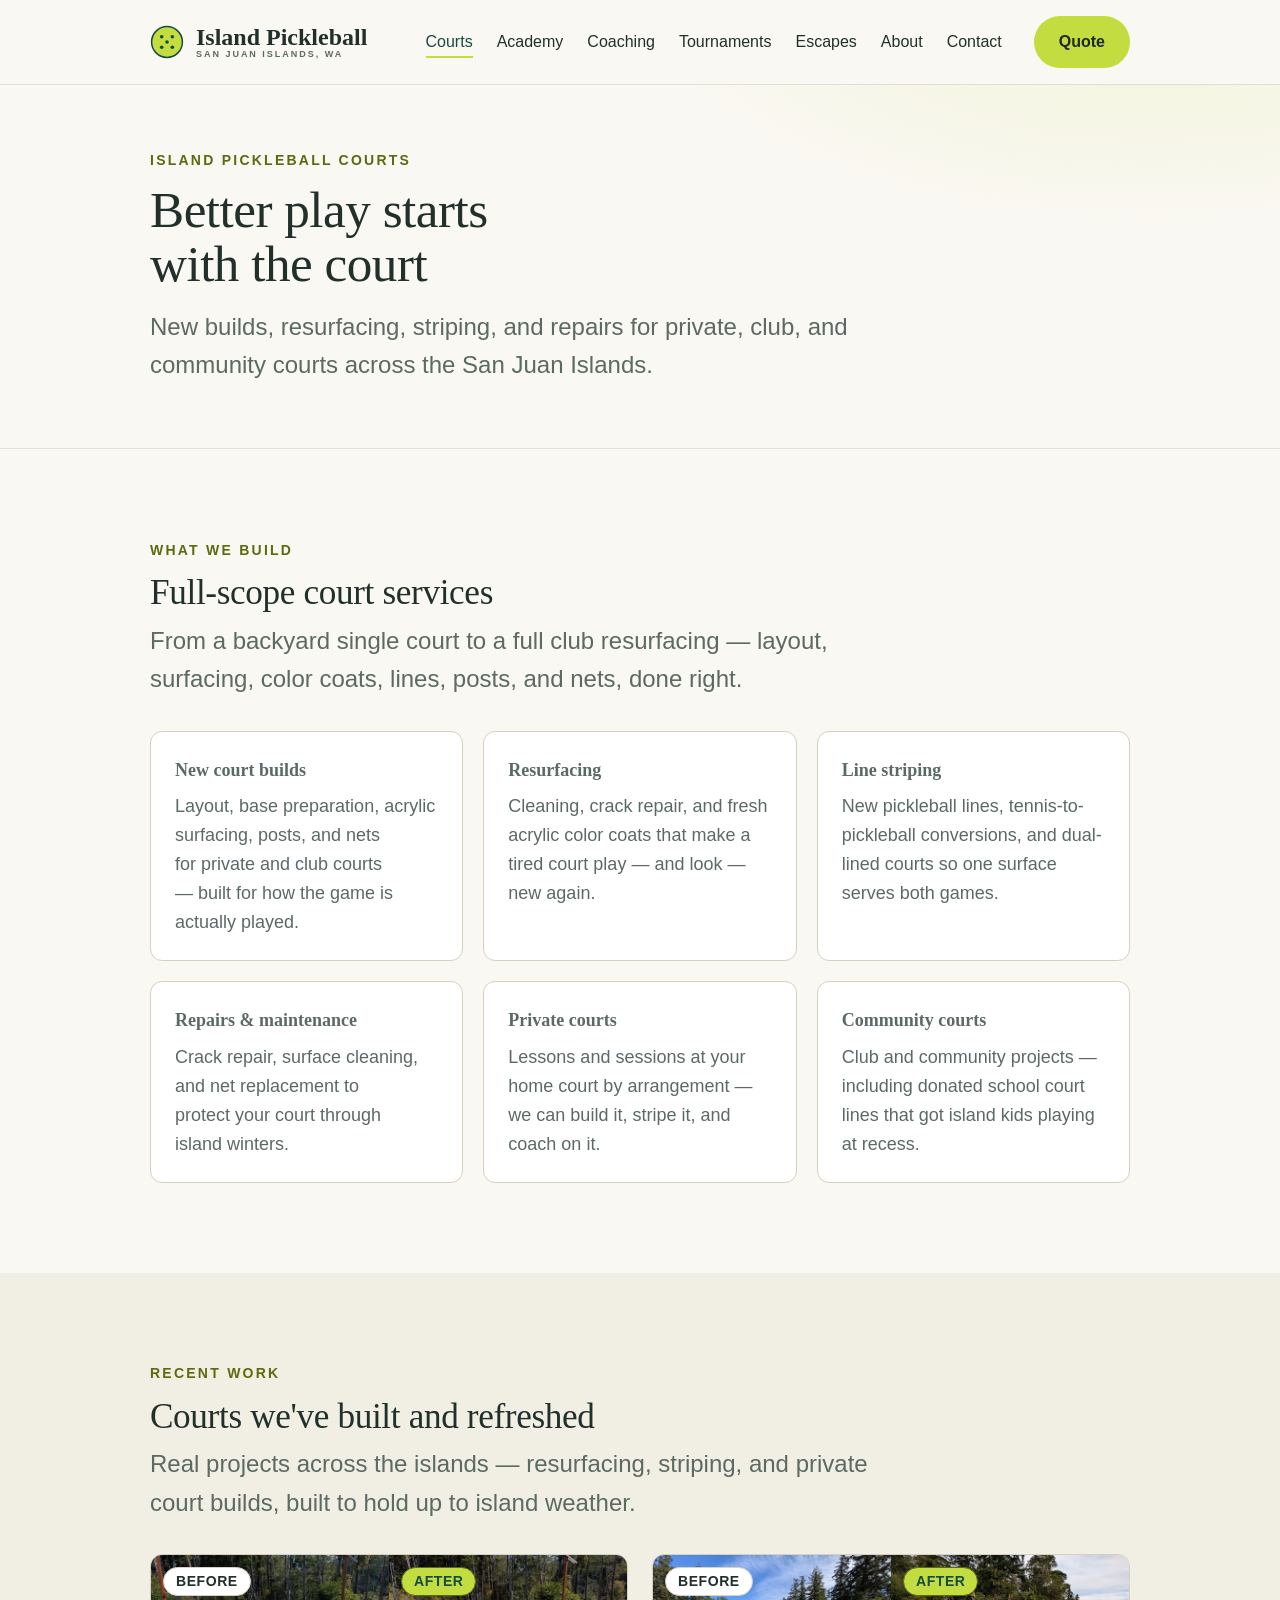
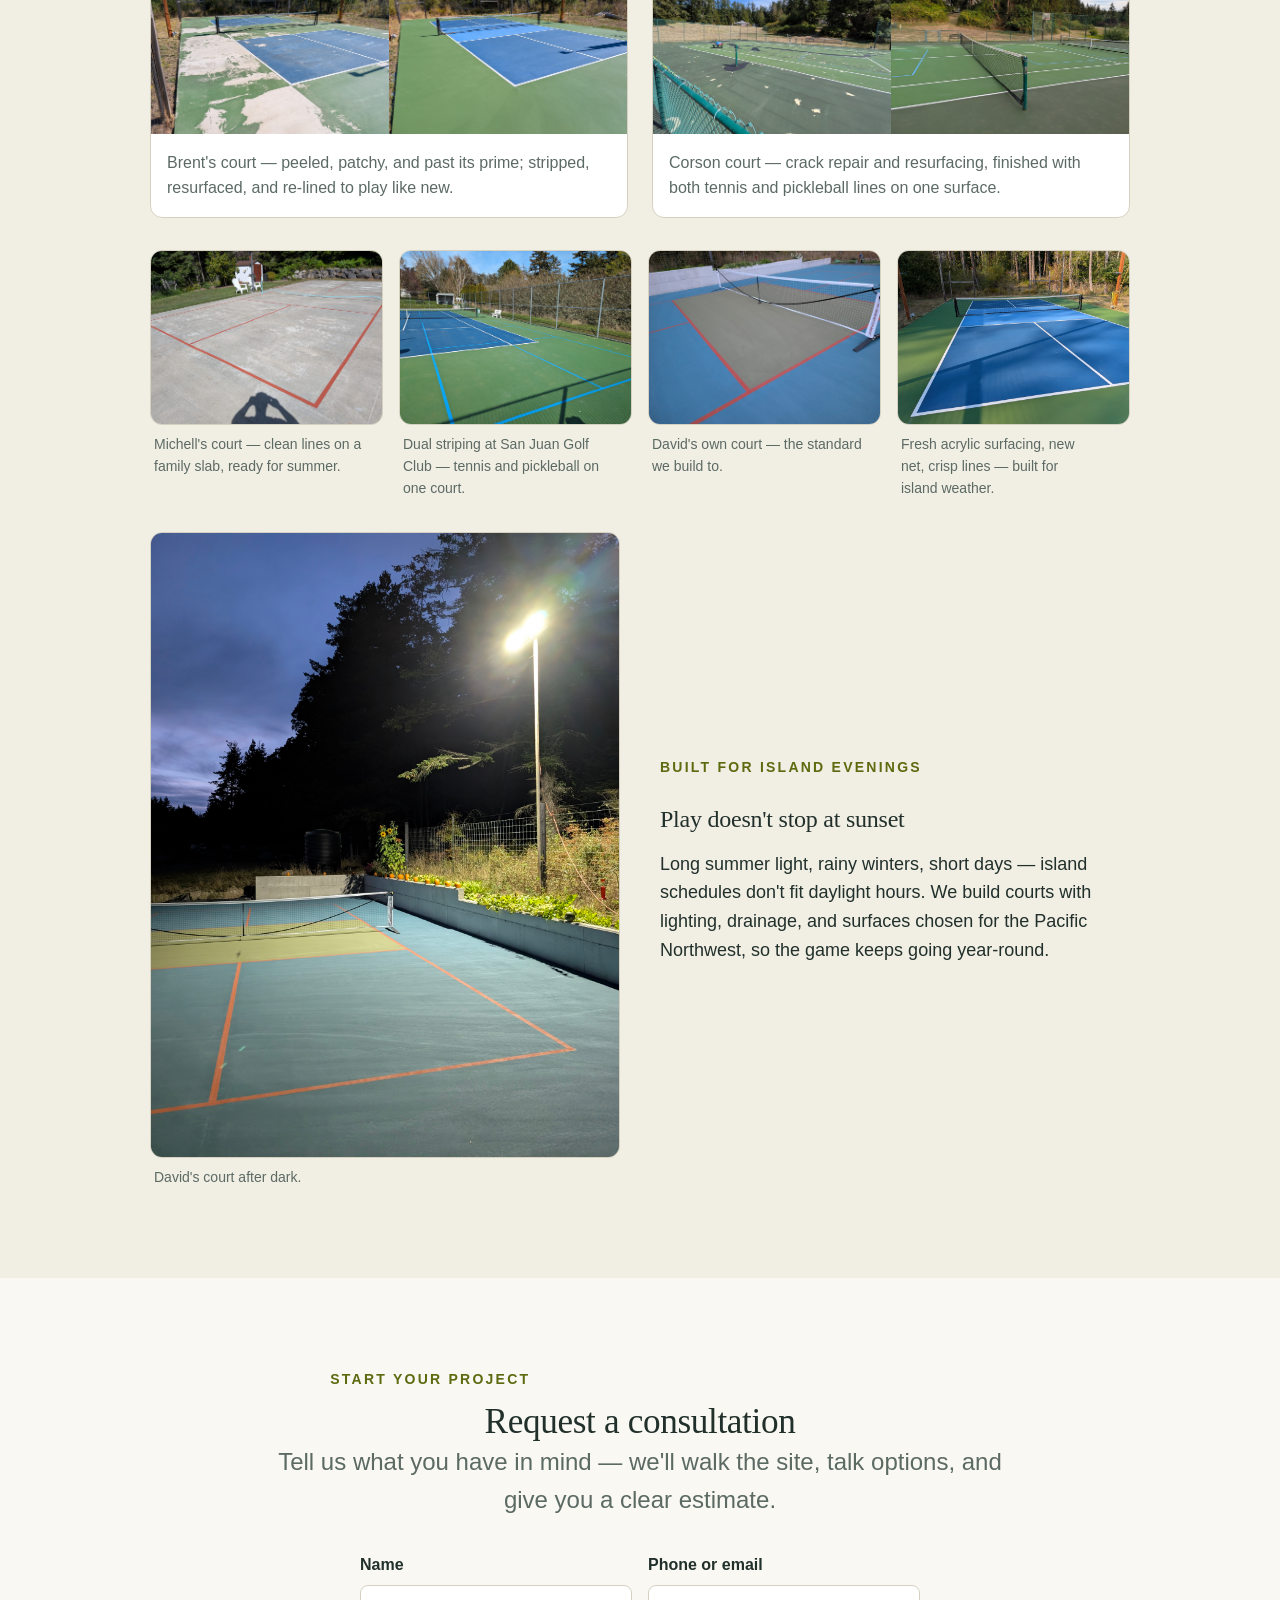
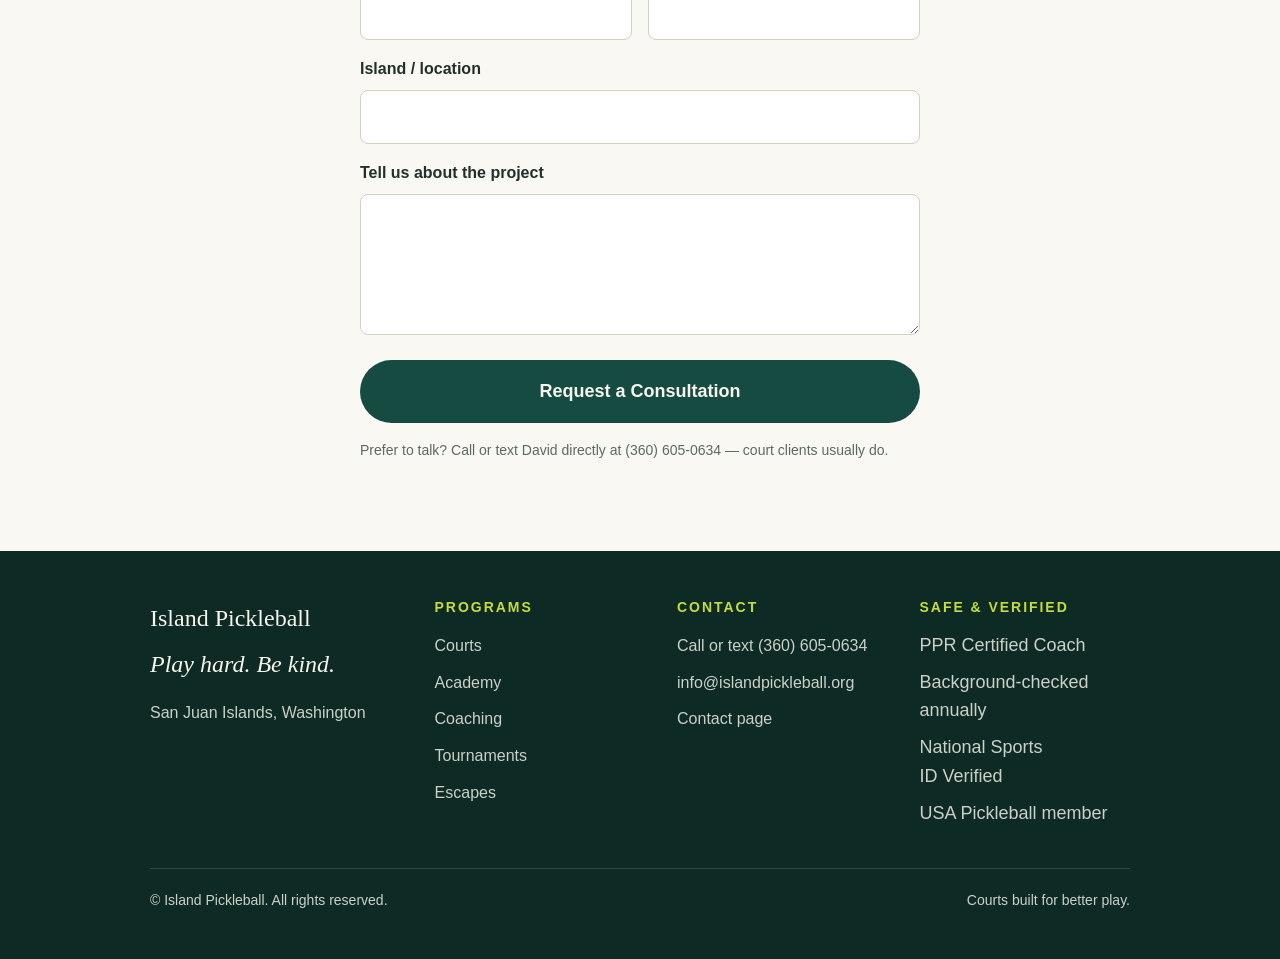
<file: courts.html>
<!DOCTYPE html>
<html lang="en">
<head>
  <meta charset="UTF-8">
  <meta name="viewport" content="width=device-width, initial-scale=1.0">
  <title>Island Pickleball Courts — Construction, Resurfacing & Striping in the San Juan Islands</title>
  <meta name="description" content="Island Pickleball — courts, coaching, youth academy, tournaments, and getaways in the San Juan Islands.">
  <link rel="preconnect" href="https://api.fontshare.com">
  <link href="https://api.fontshare.com/v2/css?f[]=boska@400,500,600,700&f[]=satoshi@300,400,500,700&display=swap" rel="stylesheet">
  <link rel="stylesheet" href="./base.css">
  <link rel="stylesheet" href="./style.css">
  <link rel="icon" href="./favicon.svg">
</head>
<body>

  <header class="header">
    <div class="container header__inner">
      <a class="brand" href="./index.html">
        <svg class="brand__mark" width="34" height="34" viewBox="0 0 32 32" aria-hidden="true">
          <circle cx="16" cy="16" r="14.5" fill="var(--color-accent)"/>
          <circle cx="16" cy="16" r="14.5" fill="none" stroke="var(--color-primary)" stroke-width="1.4"/>
          <circle cx="11" cy="11" r="1.7" fill="var(--color-primary)"/>
          <circle cx="21" cy="11" r="1.7" fill="var(--color-primary)"/>
          <circle cx="16" cy="16" r="1.7" fill="var(--color-primary)"/>
          <circle cx="11" cy="21" r="1.7" fill="var(--color-primary)"/>
          <circle cx="21" cy="21" r="1.7" fill="var(--color-primary)"/>
        </svg>
        <span class="brand__name">Island Pickleball<small>San Juan Islands, WA</small></span>
      </a>
      <nav class="nav" aria-label="Main">
        <ul class="nav__list" role="list">
          <li><a class="nav__link" href="courts.html" aria-current="page">Courts</a></li>
          <li><a class="nav__link" href="academy.html">Academy</a></li>
          <li><a class="nav__link" href="coaching.html">Coaching</a></li>
          <li><a class="nav__link" href="tournaments.html">Tournaments</a></li>
          <li><a class="nav__link" href="escapes.html">Escapes</a></li>
          <li><a class="nav__link" href="about.html">About</a></li>
          <li><a class="nav__link" href="contact.html">Contact</a></li>
          <li><a class="btn btn--accent nav__cta" href="./courts.html#quote">Quote</a></li>
        </ul>
      </nav>
      <button class="burger" aria-expanded="false" aria-label="Open menu">
        <span></span><span></span><span></span>
      </button>
    </div>
    <div class="container mobile-nav" data-open="false">
      <ul class="mobile-nav__list" role="list">
        <li><a class="mobile-nav__link" href="courts.html" aria-current="page">Courts</a></li>
        <li><a class="mobile-nav__link" href="academy.html">Academy</a></li>
        <li><a class="mobile-nav__link" href="coaching.html">Coaching</a></li>
        <li><a class="mobile-nav__link" href="tournaments.html">Tournaments</a></li>
        <li><a class="mobile-nav__link" href="escapes.html">Escapes</a></li>
        <li><a class="mobile-nav__link" href="about.html">About</a></li>
        <li><a class="mobile-nav__link" href="contact.html">Contact</a></li>
        <li><a class="mobile-nav__link" href="./courts.html#quote"><strong>Quote</strong></a></li>
      </ul>
    </div>
  </header>

  <main>
    <section class="page-hero">
      <div class="container">
        <p class="kicker">Island Pickleball Courts</p>
        <h1 class="page-hero__title">Better play starts with the court</h1>
        <p class="page-hero__lede">New builds, resurfacing, striping, and repairs for private, club, and community courts across the San Juan Islands.</p>
      </div>
    </section>

    <section class="section">
      <div class="container stack stack--lg">
        <div>
          <p class="kicker">What we build</p>
          <h2 style="font-size: var(--text-xl); margin-bottom: var(--space-2);">Full-scope court services</h2>
          <p class="lede">From a backyard single court to a full club resurfacing — layout, surfacing, color coats, lines, posts, and nets, done right.</p>
        </div>
        <div class="grid-3">
          <div class="card"><p class="card__title">New court builds</p><p>Layout, base preparation, acrylic surfacing, posts, and nets for private and club courts — built for how the game is actually played.</p></div>
          <div class="card"><p class="card__title">Resurfacing</p><p>Cleaning, crack repair, and fresh acrylic color coats that make a tired court play — and look — new again.</p></div>
          <div class="card"><p class="card__title">Line striping</p><p>New pickleball lines, tennis-to-pickleball conversions, and dual-lined courts so one surface serves both games.</p></div>
          <div class="card"><p class="card__title">Repairs & maintenance</p><p>Crack repair, surface cleaning, and net replacement to protect your court through island winters.</p></div>
          <div class="card"><p class="card__title">Private courts</p><p>Lessons and sessions at your home court by arrangement — we can build it, stripe it, and coach on it.</p></div>
          <div class="card"><p class="card__title">Community courts</p><p>Club and community projects — including donated school court lines that got island kids playing at recess.</p></div>
        </div>
      </div>
    </section>

    <section class="section section--offset">
      <div class="container stack stack--lg">
        <div>
          <p class="kicker">Recent work</p>
          <h2 style="font-size: var(--text-xl); margin-bottom: var(--space-2);">Courts we've built and refreshed</h2>
          <p class="lede">Real projects across the islands — resurfacing, striping, and private court builds, built to hold up to island weather.</p>
        </div>
        <!-- Before / After pairs -->
        <div class="ba-grid">
          <div class="ba">
            <div class="ba__images">
              <figure class="ba__shot">
                <img src="./images/brents-before.jpg" alt="Brent's court before resurfacing, with peeling paint and worn surface" loading="lazy">
                <span class="ba__tag">Before</span>
              </figure>
              <figure class="ba__shot">
                <img src="./images/brents-after.jpg" alt="Brent's court after full resurfacing in green and blue with crisp white lines" loading="lazy">
                <span class="ba__tag ba__tag--after">After</span>
              </figure>
            </div>
            <p class="ba__caption">Brent's court — peeled, patchy, and past its prime; stripped, resurfaced, and re-lined to play like new.</p>
          </div>
          <div class="ba">
            <div class="ba__images">
              <figure class="ba__shot">
                <img src="./images/corson-before.jpg" alt="Corson court mid-repair with visible crack patching" loading="lazy">
                <span class="ba__tag">Before</span>
              </figure>
              <figure class="ba__shot">
                <img src="./images/corson-after.jpg" alt="Corson court finished in green with tennis and pickleball lines" loading="lazy">
                <span class="ba__tag ba__tag--after">After</span>
              </figure>
            </div>
            <p class="ba__caption">Corson court — crack repair and resurfacing, finished with both tennis and pickleball lines on one surface.</p>
          </div>
        </div>

        <!-- Finished courts -->
        <div class="photo-grid photo-grid--quarters">
          <figure class="photo">
            <img src="./images/michells-court.jpg" alt="New pickleball lines painted on a family court slab" loading="lazy">
            <figcaption>Michell's court — clean lines on a family slab, ready for summer.</figcaption>
          </figure>
          <figure class="photo">
            <img src="./images/sj-golf-club-lines.jpg" alt="New pickleball lines striped on a court at San Juan Golf Club" loading="lazy">
            <figcaption>Dual striping at San Juan Golf Club — tennis and pickleball on one court.</figcaption>
          </figure>
          <figure class="photo">
            <img src="./images/davids-court.jpg" alt="David's own pickleball court in blue and green" loading="lazy">
            <figcaption>David's own court — the standard we build to.</figcaption>
          </figure>
          <figure class="photo">
            <img src="./images/court-resurfacing.jpg" alt="A freshly resurfaced court with new net and crisp lines" loading="lazy">
            <figcaption>Fresh acrylic surfacing, new net, crisp lines — built for island weather.</figcaption>
          </figure>
        </div>

        <!-- Feature: night court -->
        <div class="split">
          <figure class="photo photo--portrait">
            <img src="./images/davids-court-night.jpg" alt="David's court lit for evening play under floodlights" loading="lazy">
            <figcaption>David's court after dark.</figcaption>
          </figure>
          <div class="stack">
            <p class="kicker">Built for island evenings</p>
            <h3 style="font-family: var(--font-display); font-size: var(--text-lg);">Play doesn't stop at sunset</h3>
            <p>Long summer light, rainy winters, short days — island schedules don't fit daylight hours. We build courts with lighting, drainage, and surfaces chosen for the Pacific Northwest, so the game keeps going year-round.</p>
          </div>
        </div>

      </div>
    </section>

    <section class="section" id="quote">
      <div class="container center">
        <p class="kicker">Start your project</p>
        <h2 style="font-size: var(--text-xl);">Request a consultation</h2>
        <p class="lede" style="margin-inline: auto; margin-bottom: var(--space-8);">Tell us what you have in mind — we'll walk the site, talk options, and give you a clear estimate.</p>
        <form class="form" data-service="court" style="margin-inline: auto; text-align: left;">
          <div class="form__pending" role="status">Sending…</div>
          <div class="form__success" role="status">Thanks — we got your project details and will call you to talk it through. Want to speed things up? Call or text (360) 605-0634.</div>
          <div class="form__error" role="alert">Something went wrong sending your details — please try again, or call or text (360) 605-0634.</div>
          <div class="form__unconfigured" role="alert">This form isn't connected yet — we're finishing setup. Call or text (360) 605-0634 for the fastest project quote.</div>
          <input type="text" name="_gotcha" tabindex="-1" autocomplete="off" class="sr-only" aria-hidden="true">
          <div class="form__row form__row--2">
            <div class="field"><label for="q-name">Name</label><input id="q-name" type="text" required name="q-name"></div>
            <div class="field"><label for="q-phone">Phone or email</label><input id="q-phone" type="text" required name="q-phone"></div>
          </div>
          <div class="field"><label for="q-loc">Island / location</label><input id="q-loc" type="text" required name="q-loc"></div>
          <div class="field"><label for="q-desc">Tell us about the project</label><textarea id="q-desc" rows="4" required name="q-desc"></textarea></div>
          <button class="btn btn--primary btn--lg" type="submit">Request a Consultation</button>
          <p class="form__note">Prefer to talk? Call or text David directly at (360) 605-0634 — court clients usually do.</p>
        </form>
      </div>
    </section>
  </main>

  <footer class="footer">
    <div class="container">
      <div class="footer__grid">
        <div>
          <p class="footer__brand-name">Island Pickleball</p>
          <p class="footer__motto">Play hard. Be kind.</p>
          <p style="font-size: var(--text-sm); margin-top: var(--space-4);">San Juan Islands, Washington</p>
        </div>
        <div>
          <h3>Programs</h3>
          <ul class="footer__links" role="list">
            <li><a href="./courts.html">Courts</a></li>
            <li><a href="./academy.html">Academy</a></li>
            <li><a href="./coaching.html">Coaching</a></li>
            <li><a href="./tournaments.html">Tournaments</a></li>
            <li><a href="./escapes.html">Escapes</a></li>
          </ul>
        </div>
        <div>
          <h3>Contact</h3>
          <ul class="footer__links" role="list">
            <li><a href="tel:+13606050634">Call or text (360) 605-0634</a></li>
            <li><a href="mailto:info@islandpickleball.org">info@islandpickleball.org</a></li>
            <li><a href="./contact.html">Contact page</a></li>
          </ul>
        </div>
        <div>
          <h3>Safe & verified</h3>
          <ul class="footer__links" role="list">
            <li>PPR Certified Coach</li>
            <li>Background-checked annually</li>
            <li>National Sports ID Verified</li>
            <li>USA Pickleball member</li>
          </ul>
        </div>
      </div>
      <div class="footer__bottom">
        <span>© Island Pickleball. All rights reserved.</span>
        <span>Courts built for better play.</span>
      </div>
    </div>
  </footer>

  <script src="./app.js"></script>
</body>
</html>
</file>
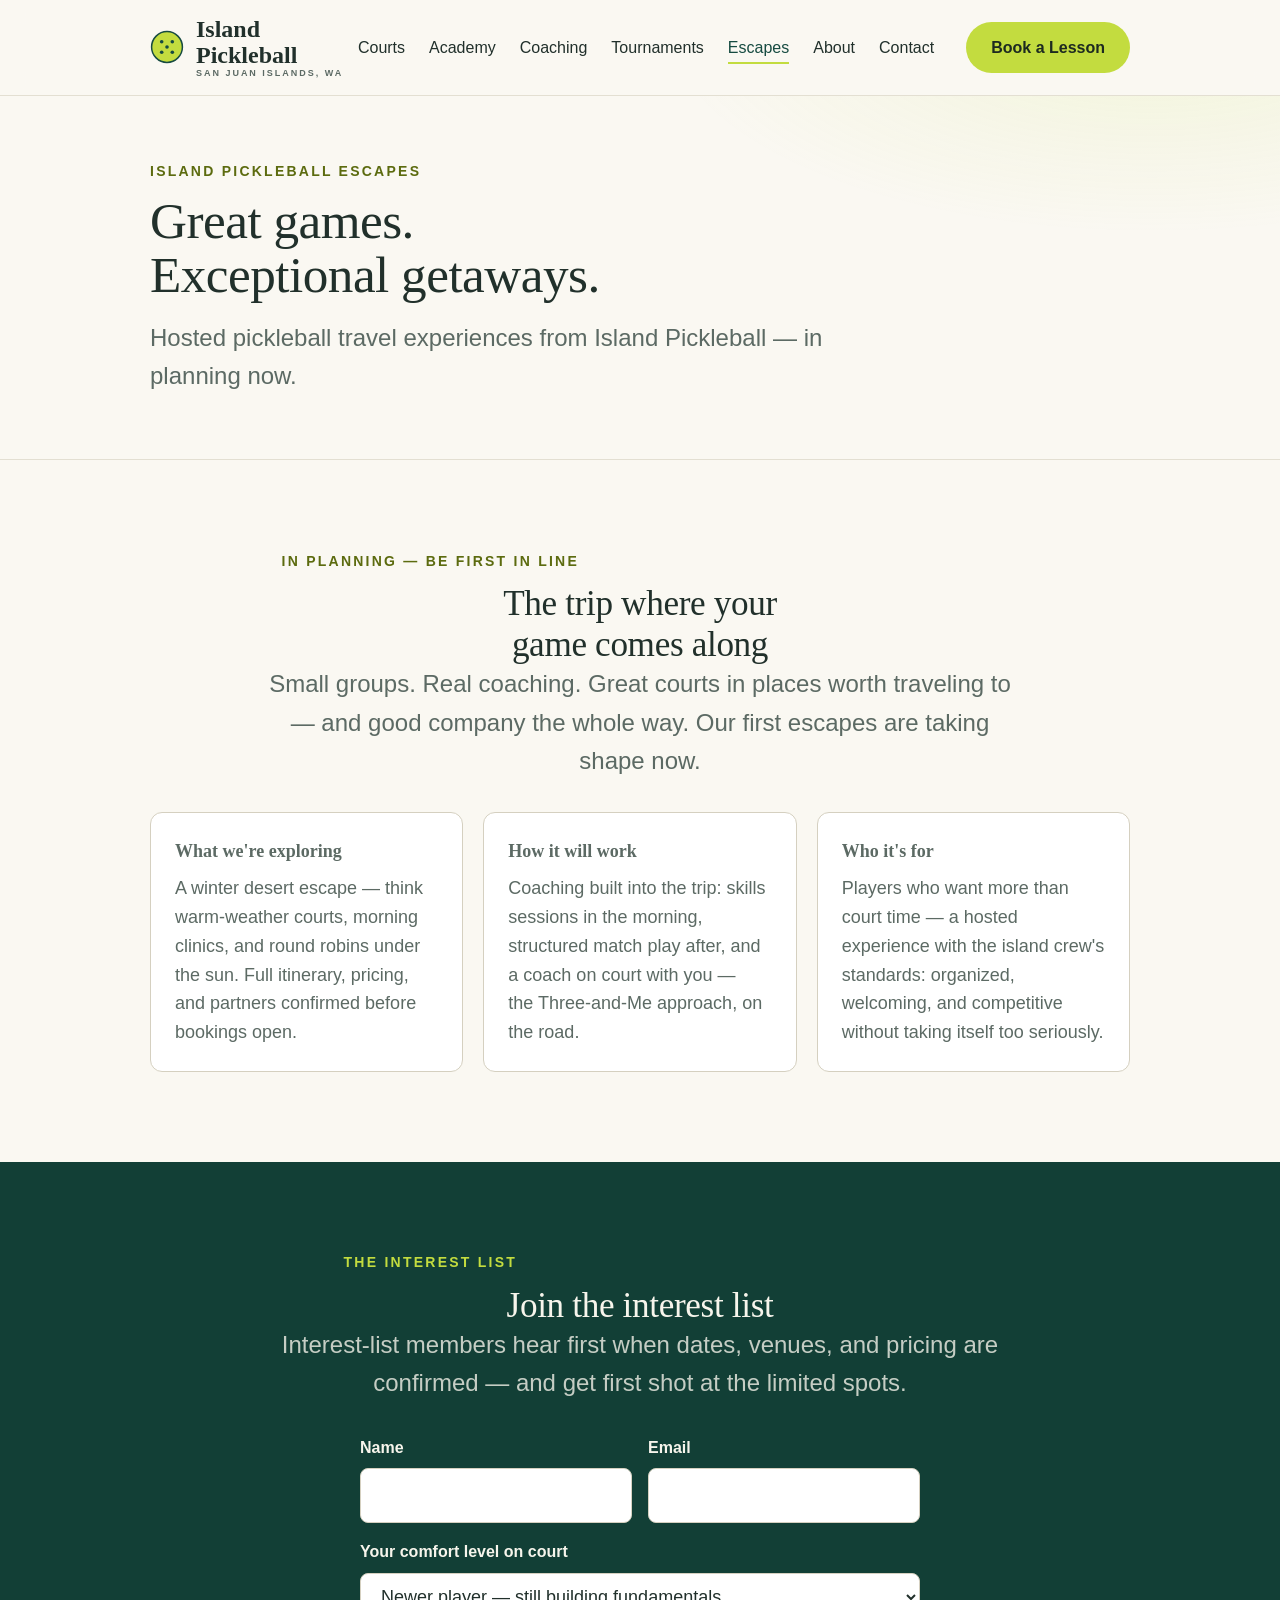
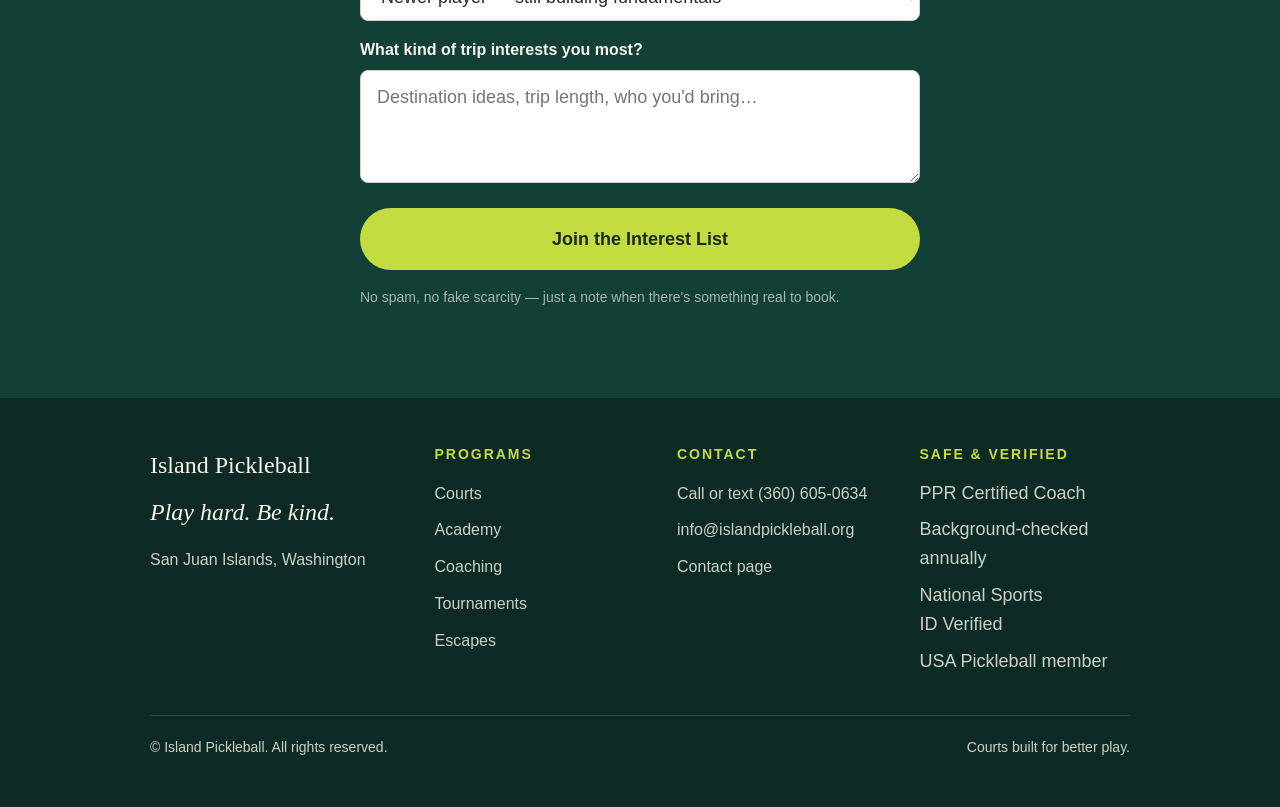
<file: escapes.html>
<!DOCTYPE html>
<html lang="en">
<head>
  <meta charset="UTF-8">
  <meta name="viewport" content="width=device-width, initial-scale=1.0">
  <title>Island Pickleball Escapes — Hosted Pickleball Getaways</title>
  <meta name="description" content="Island Pickleball — courts, coaching, youth academy, tournaments, and getaways in the San Juan Islands.">
  <link rel="preconnect" href="https://api.fontshare.com">
  <link href="https://api.fontshare.com/v2/css?f[]=boska@400,500,600,700&f[]=satoshi@300,400,500,700&display=swap" rel="stylesheet">
  <link rel="stylesheet" href="./base.css">
  <link rel="stylesheet" href="./style.css">
  <link rel="icon" href="./favicon.svg">
</head>
<body>

  <header class="header">
    <div class="container header__inner">
      <a class="brand" href="./index.html">
        <svg class="brand__mark" width="34" height="34" viewBox="0 0 32 32" aria-hidden="true">
          <circle cx="16" cy="16" r="14.5" fill="var(--color-accent)"/>
          <circle cx="16" cy="16" r="14.5" fill="none" stroke="var(--color-primary)" stroke-width="1.4"/>
          <circle cx="11" cy="11" r="1.7" fill="var(--color-primary)"/>
          <circle cx="21" cy="11" r="1.7" fill="var(--color-primary)"/>
          <circle cx="16" cy="16" r="1.7" fill="var(--color-primary)"/>
          <circle cx="11" cy="21" r="1.7" fill="var(--color-primary)"/>
          <circle cx="21" cy="21" r="1.7" fill="var(--color-primary)"/>
        </svg>
        <span class="brand__name">Island Pickleball<small>San Juan Islands, WA</small></span>
      </a>
      <nav class="nav" aria-label="Main">
        <ul class="nav__list" role="list">
          <li><a class="nav__link" href="courts.html">Courts</a></li>
          <li><a class="nav__link" href="academy.html">Academy</a></li>
          <li><a class="nav__link" href="coaching.html">Coaching</a></li>
          <li><a class="nav__link" href="tournaments.html">Tournaments</a></li>
          <li><a class="nav__link" href="escapes.html" aria-current="page">Escapes</a></li>
          <li><a class="nav__link" href="about.html">About</a></li>
          <li><a class="nav__link" href="contact.html">Contact</a></li>
          <li><a class="btn btn--accent nav__cta" href="./coaching.html">Book a Lesson</a></li>
        </ul>
      </nav>
      <button class="burger" aria-expanded="false" aria-label="Open menu">
        <span></span><span></span><span></span>
      </button>
    </div>
    <div class="container mobile-nav" data-open="false">
      <ul class="mobile-nav__list" role="list">
        <li><a class="mobile-nav__link" href="courts.html">Courts</a></li>
        <li><a class="mobile-nav__link" href="academy.html">Academy</a></li>
        <li><a class="mobile-nav__link" href="coaching.html">Coaching</a></li>
        <li><a class="mobile-nav__link" href="tournaments.html">Tournaments</a></li>
        <li><a class="mobile-nav__link" href="escapes.html" aria-current="page">Escapes</a></li>
        <li><a class="mobile-nav__link" href="about.html">About</a></li>
        <li><a class="mobile-nav__link" href="contact.html">Contact</a></li>
        <li><a class="mobile-nav__link" href="./escapes.html"><strong>Join</strong></a></li>
      </ul>
    </div>
  </header>

  <main>
    <section class="page-hero">
      <div class="container">
        <p class="kicker">Island Pickleball Escapes</p>
        <h1 class="page-hero__title">Great games. Exceptional getaways.</h1>
        <p class="page-hero__lede">Hosted pickleball travel experiences from Island Pickleball — in planning now.</p>
      </div>
    </section>

    <section class="section">
      <div class="container stack stack--lg">
        <div class="center">
          <p class="kicker">In planning — be first in line</p>
          <h2 style="font-size: var(--text-xl); max-width: 30ch; margin-inline: auto;">The trip where your game comes along</h2>
          <p class="lede" style="margin-inline: auto;">Small groups. Real coaching. Great courts in places worth traveling to — and good company the whole way. Our first escapes are taking shape now.</p>
        </div>
        <div class="grid-3">
          <div class="card">
            <p class="card__title">What we're exploring</p>
            <p>A winter desert escape — think warm-weather courts, morning clinics, and round robins under the sun. Full itinerary, pricing, and partners confirmed before bookings open.</p>
          </div>
          <div class="card">
            <p class="card__title">How it will work</p>
            <p>Coaching built into the trip: skills sessions in the morning, structured match play after, and a coach on court with you — the Three-and-Me approach, on the road.</p>
          </div>
          <div class="card">
            <p class="card__title">Who it's for</p>
            <p>Players who want more than court time — a hosted experience with the island crew's standards: organized, welcoming, and competitive without taking itself too seriously.</p>
          </div>
        </div>
      </div>
    </section>

    <section class="section section--deep" id="interest">
      <div class="container center">
        <p class="kicker">The interest list</p>
        <h2 style="font-size: var(--text-xl);">Join the interest list</h2>
        <p class="lede" style="margin-inline: auto; margin-bottom: var(--space-8);">Interest-list members hear first when dates, venues, and pricing are confirmed — and get first shot at the limited spots.</p>
        <form class="form" data-service="escapes" style="margin-inline: auto; text-align: left;">
          <div class="form__pending" role="status">Sending…</div>
          <div class="form__success" role="status">You're on the interest list — you'll hear from us the moment there's something real to book.</div>
          <div class="form__error" role="alert">Something went wrong — please try again, or email info@islandpickleball.org.</div>
          <div class="form__unconfigured" role="alert">This form isn't connected yet — we're finishing setup. Email info@islandpickleball.org to join the list.</div>
          <input type="text" name="_gotcha" tabindex="-1" autocomplete="off" class="sr-only" aria-hidden="true">
          <div class="form__row form__row--2">
            <div class="field"><label for="e-name">Name</label><input id="e-name" type="text" required name="e-name"></div>
            <div class="field"><label for="e-email">Email</label><input id="e-email" type="email" required name="e-email"></div>
          </div>
          <div class="field"><label for="e-level">Your comfort level on court</label>
            <select id="e-level" required name="e-level">
              <option>Newer player — still building fundamentals</option>
              <option>Comfortable in recreational games</option>
              <option>Club / league regular</option>
              <option>Tournament competitor</option>
            </select>
          </div>
          <div class="field"><label for="e-travel">What kind of trip interests you most?</label><textarea id="e-travel" rows="3" placeholder="Destination ideas, trip length, who you'd bring…" name="e-travel"></textarea></div>
          <button class="btn btn--accent btn--lg" type="submit">Join the Interest List</button>
          <p class="form__note" style="color: color-mix(in oklab, var(--color-text-inverse) 65%, transparent);">No spam, no fake scarcity — just a note when there's something real to book.</p>
        </form>
      </div>
    </section>
  </main>

  <footer class="footer">
    <div class="container">
      <div class="footer__grid">
        <div>
          <p class="footer__brand-name">Island Pickleball</p>
          <p class="footer__motto">Play hard. Be kind.</p>
          <p style="font-size: var(--text-sm); margin-top: var(--space-4);">San Juan Islands, Washington</p>
        </div>
        <div>
          <h3>Programs</h3>
          <ul class="footer__links" role="list">
            <li><a href="./courts.html">Courts</a></li>
            <li><a href="./academy.html">Academy</a></li>
            <li><a href="./coaching.html">Coaching</a></li>
            <li><a href="./tournaments.html">Tournaments</a></li>
            <li><a href="./escapes.html">Escapes</a></li>
          </ul>
        </div>
        <div>
          <h3>Contact</h3>
          <ul class="footer__links" role="list">
            <li><a href="tel:+13606050634">Call or text (360) 605-0634</a></li>
            <li><a href="mailto:info@islandpickleball.org">info@islandpickleball.org</a></li>
            <li><a href="./contact.html">Contact page</a></li>
          </ul>
        </div>
        <div>
          <h3>Safe & verified</h3>
          <ul class="footer__links" role="list">
            <li>PPR Certified Coach</li>
            <li>Background-checked annually</li>
            <li>National Sports ID Verified</li>
            <li>USA Pickleball member</li>
          </ul>
        </div>
      </div>
      <div class="footer__bottom">
        <span>© Island Pickleball. All rights reserved.</span>
        <span>Courts built for better play.</span>
      </div>
    </div>
  </footer>

  <script src="./app.js"></script>
</body>
</html>
</file>
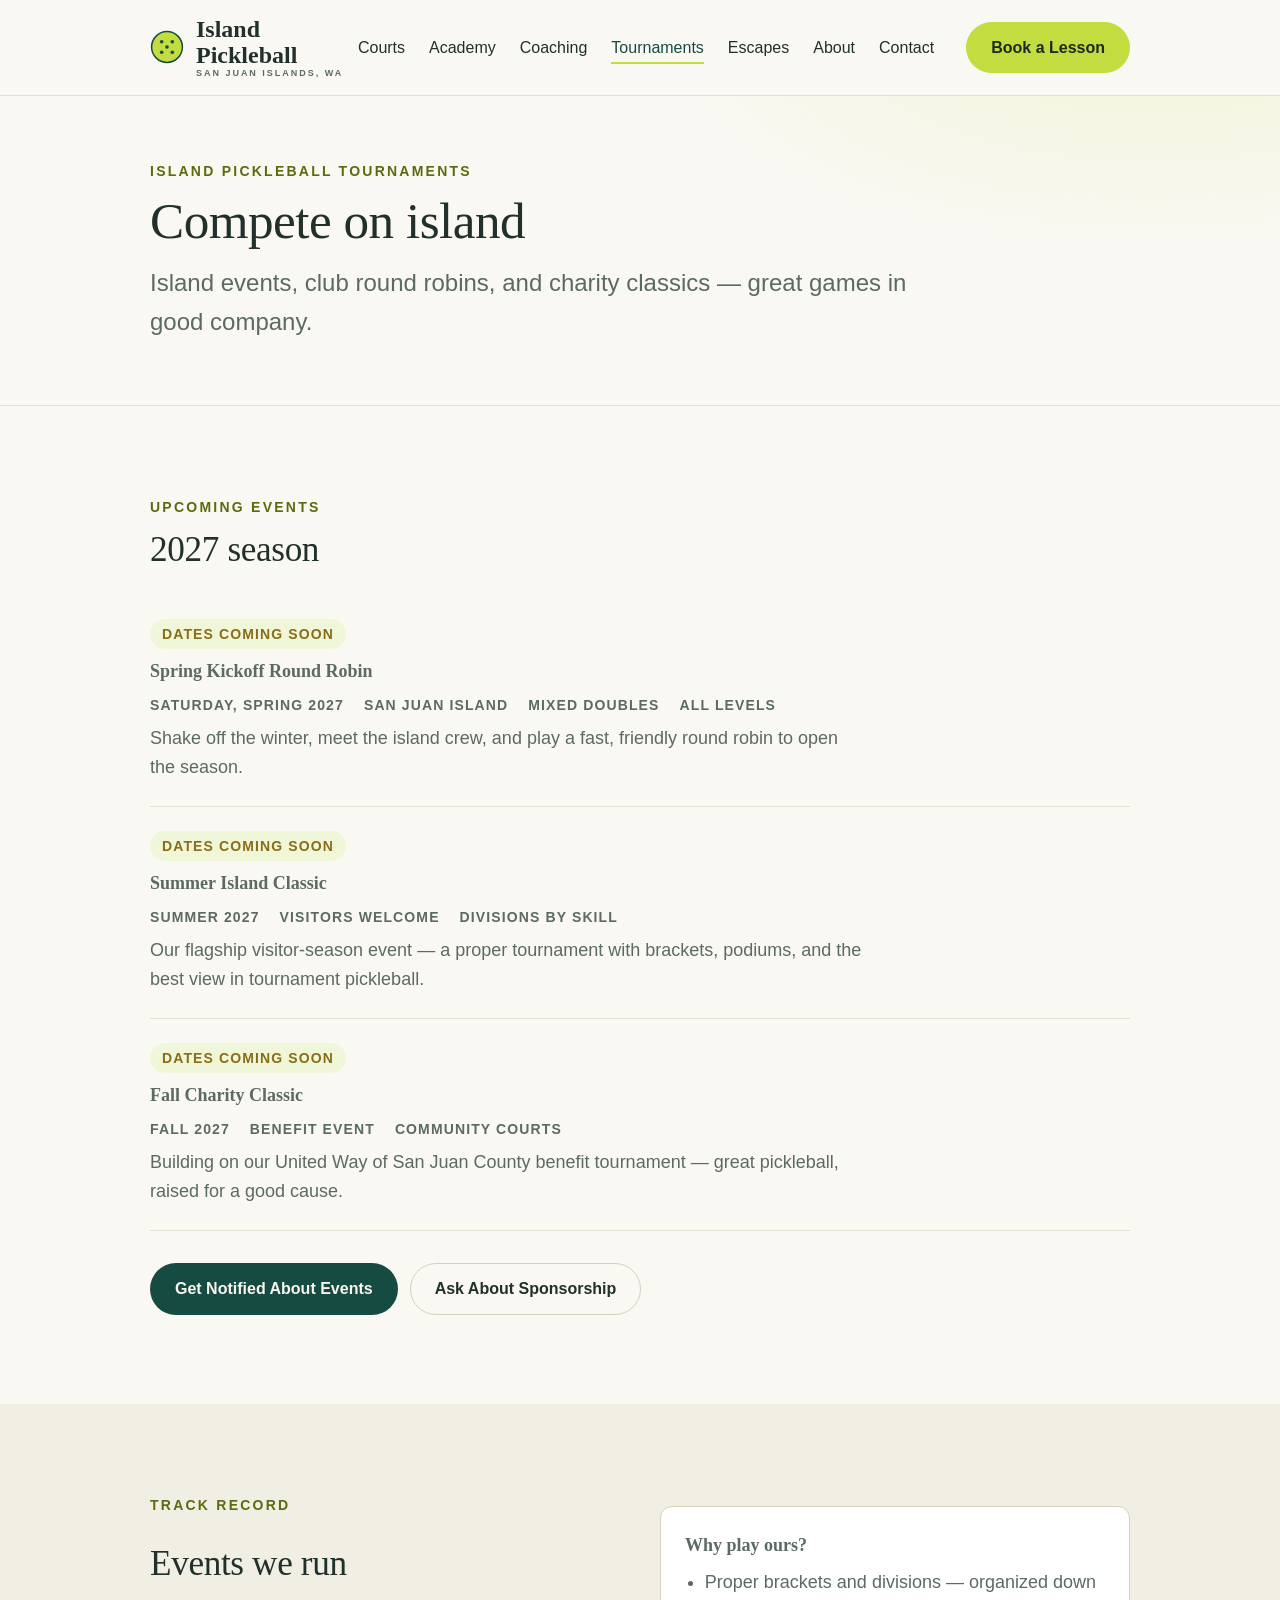
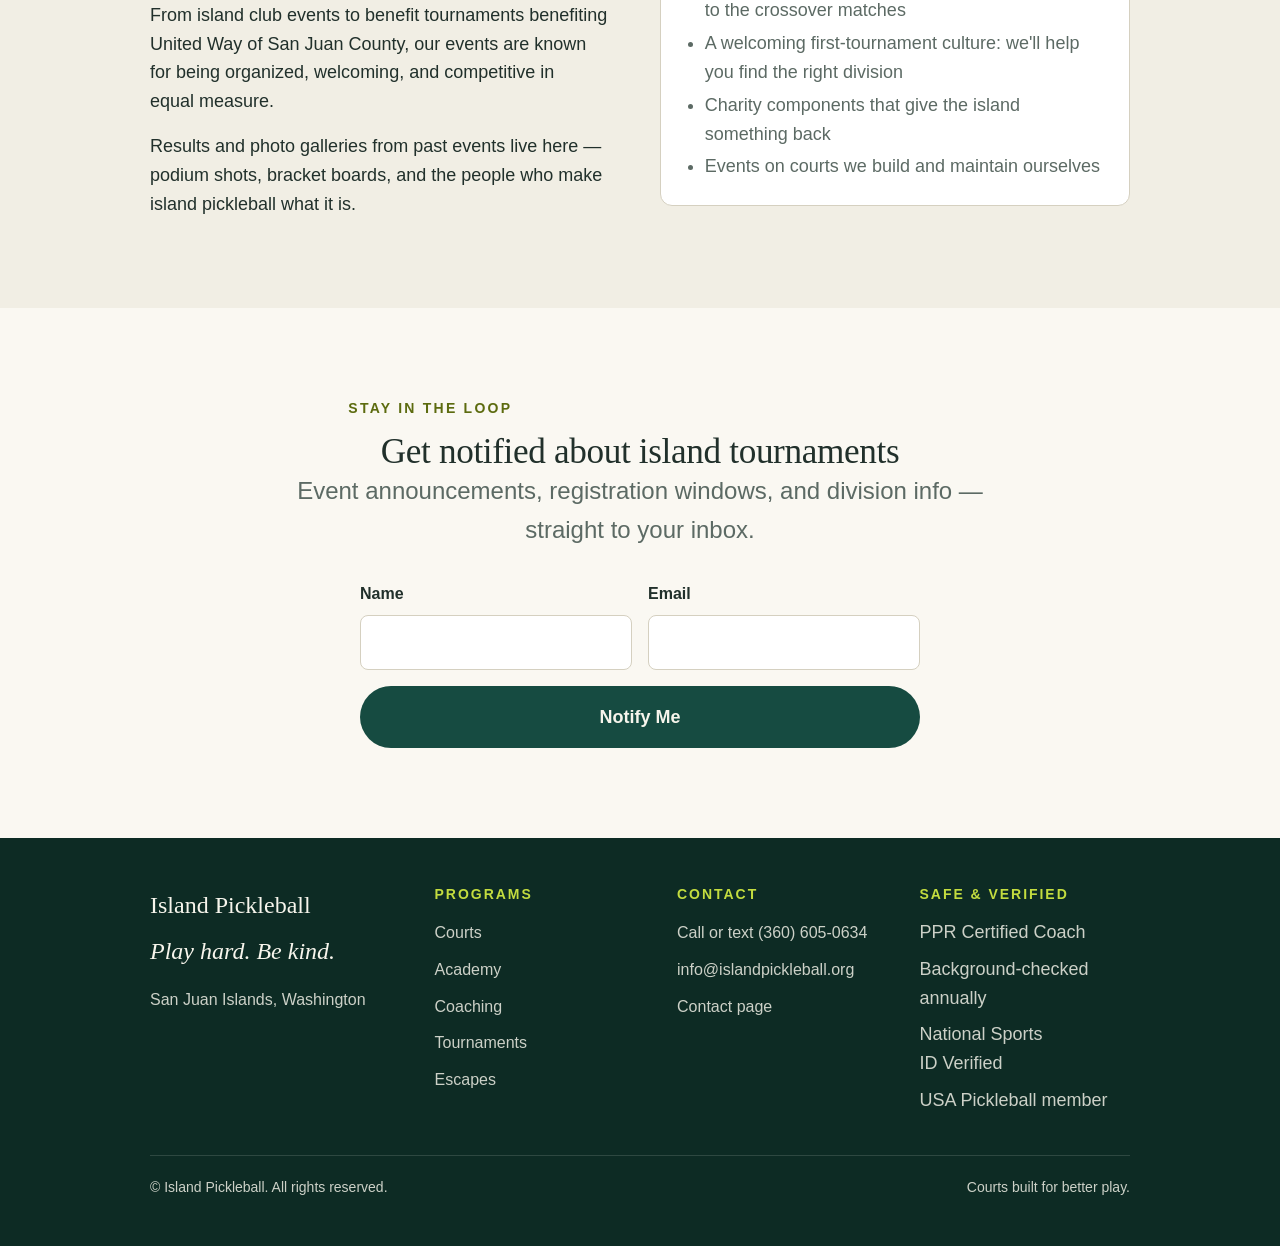
<file: tournaments.html>
<!DOCTYPE html>
<html lang="en">
<head>
  <meta charset="UTF-8">
  <meta name="viewport" content="width=device-width, initial-scale=1.0">
  <title>Island Pickleball Tournaments — Events in the San Juan Islands</title>
  <meta name="description" content="Island Pickleball — courts, coaching, youth academy, tournaments, and getaways in the San Juan Islands.">
  <link rel="preconnect" href="https://api.fontshare.com">
  <link href="https://api.fontshare.com/v2/css?f[]=boska@400,500,600,700&f[]=satoshi@300,400,500,700&display=swap" rel="stylesheet">
  <link rel="stylesheet" href="./base.css">
  <link rel="stylesheet" href="./style.css">
  <link rel="icon" href="./favicon.svg">
</head>
<body>

  <header class="header">
    <div class="container header__inner">
      <a class="brand" href="./index.html">
        <svg class="brand__mark" width="34" height="34" viewBox="0 0 32 32" aria-hidden="true">
          <circle cx="16" cy="16" r="14.5" fill="var(--color-accent)"/>
          <circle cx="16" cy="16" r="14.5" fill="none" stroke="var(--color-primary)" stroke-width="1.4"/>
          <circle cx="11" cy="11" r="1.7" fill="var(--color-primary)"/>
          <circle cx="21" cy="11" r="1.7" fill="var(--color-primary)"/>
          <circle cx="16" cy="16" r="1.7" fill="var(--color-primary)"/>
          <circle cx="11" cy="21" r="1.7" fill="var(--color-primary)"/>
          <circle cx="21" cy="21" r="1.7" fill="var(--color-primary)"/>
        </svg>
        <span class="brand__name">Island Pickleball<small>San Juan Islands, WA</small></span>
      </a>
      <nav class="nav" aria-label="Main">
        <ul class="nav__list" role="list">
          <li><a class="nav__link" href="courts.html">Courts</a></li>
          <li><a class="nav__link" href="academy.html">Academy</a></li>
          <li><a class="nav__link" href="coaching.html">Coaching</a></li>
          <li><a class="nav__link" href="tournaments.html" aria-current="page">Tournaments</a></li>
          <li><a class="nav__link" href="escapes.html">Escapes</a></li>
          <li><a class="nav__link" href="about.html">About</a></li>
          <li><a class="nav__link" href="contact.html">Contact</a></li>
          <li><a class="btn btn--accent nav__cta" href="./coaching.html">Book a Lesson</a></li>
        </ul>
      </nav>
      <button class="burger" aria-expanded="false" aria-label="Open menu">
        <span></span><span></span><span></span>
      </button>
    </div>
    <div class="container mobile-nav" data-open="false">
      <ul class="mobile-nav__list" role="list">
        <li><a class="mobile-nav__link" href="courts.html">Courts</a></li>
        <li><a class="mobile-nav__link" href="academy.html">Academy</a></li>
        <li><a class="mobile-nav__link" href="coaching.html">Coaching</a></li>
        <li><a class="mobile-nav__link" href="tournaments.html" aria-current="page">Tournaments</a></li>
        <li><a class="mobile-nav__link" href="escapes.html">Escapes</a></li>
        <li><a class="mobile-nav__link" href="about.html">About</a></li>
        <li><a class="mobile-nav__link" href="contact.html">Contact</a></li>
        <li><a class="mobile-nav__link" href="./tournaments.html"><strong>Events</strong></a></li>
      </ul>
    </div>
  </header>

  <main>
    <section class="page-hero">
      <div class="container">
        <p class="kicker">Island Pickleball Tournaments</p>
        <h1 class="page-hero__title">Compete on island</h1>
        <p class="page-hero__lede">Island events, club round robins, and charity classics — great games in good company.</p>
      </div>
    </section>

    <section class="section" id="events">
      <div class="container">
        <p class="kicker">Upcoming events</p>
        <h2 style="font-size: var(--text-xl); margin-bottom: var(--space-6);">2027 season</h2>

        <div class="event">
          <span class="event__status event__status--soon">Dates coming soon</span>
          <p class="event__title">Spring Kickoff Round Robin</p>
          <div class="event__meta"><span>Saturday, Spring 2027</span><span>San Juan Island</span><span>Mixed doubles</span><span>All levels</span></div>
          <p>Shake off the winter, meet the island crew, and play a fast, friendly round robin to open the season.</p>
        </div>

        <div class="event">
          <span class="event__status event__status--soon">Dates coming soon</span>
          <p class="event__title">Summer Island Classic</p>
          <div class="event__meta"><span>Summer 2027</span><span>Visitors welcome</span><span>Divisions by skill</span></div>
          <p>Our flagship visitor-season event — a proper tournament with brackets, podiums, and the best view in tournament pickleball.</p>
        </div>

        <div class="event">
          <span class="event__status event__status--soon">Dates coming soon</span>
          <p class="event__title">Fall Charity Classic</p>
          <div class="event__meta"><span>Fall 2027</span><span>Benefit event</span><span>Community courts</span></div>
          <p>Building on our United Way of San Juan County benefit tournament — great pickleball, raised for a good cause.</p>
        </div>

        <div class="hero__actions" style="margin-top: var(--space-8);">
          <a class="btn btn--primary" href="#notify">Get Notified About Events</a>
          <a class="btn btn--ghost" href="./contact.html">Ask About Sponsorship</a>
        </div>
      </div>
    </section>

    <section class="section section--offset">
      <div class="container split">
        <div class="stack">
          <p class="kicker">Track record</p>
          <h2 style="font-size: var(--text-xl);">Events we run</h2>
          <p>From island club events to benefit tournaments benefiting United Way of San Juan County, our events are known for being organized, welcoming, and competitive in equal measure.</p>
          <p>Results and photo galleries from past events live here — podium shots, bracket boards, and the people who make island pickleball what it is.</p>
        </div>
        <div class="card">
          <p class="card__title">Why play ours?</p>
          <ul>
            <li>Proper brackets and divisions — organized down to the crossover matches</li>
            <li>A welcoming first-tournament culture: we'll help you find the right division</li>
            <li>Charity components that give the island something back</li>
            <li>Events on courts we build and maintain ourselves</li>
          </ul>
        </div>
      </div>
    </section>

    <section class="section" id="notify">
      <div class="container center">
        <p class="kicker">Stay in the loop</p>
        <h2 style="font-size: var(--text-xl);">Get notified about island tournaments</h2>
        <p class="lede" style="margin-inline: auto; margin-bottom: var(--space-8);">Event announcements, registration windows, and division info — straight to your inbox.</p>
        <form class="form" data-service="tournament" style="margin-inline: auto; text-align: left;">
          <div class="form__pending" role="status">Sending…</div>
          <div class="form__success" role="status">You're on the list — event announcements and registration windows will land in your inbox first.</div>
          <div class="form__error" role="alert">Something went wrong — please try again, or email info@islandpickleball.org.</div>
          <div class="form__unconfigured" role="alert">This form isn't connected yet — we're finishing setup. Email info@islandpickleball.org and we'll keep you posted.</div>
          <input type="text" name="_gotcha" tabindex="-1" autocomplete="off" class="sr-only" aria-hidden="true">
          <div class="form__row form__row--2">
            <div class="field"><label for="t-name">Name</label><input id="t-name" type="text" required name="t-name"></div>
            <div class="field"><label for="t-email">Email</label><input id="t-email" type="email" required name="t-email"></div>
          </div>
          <button class="btn btn--primary btn--lg" type="submit">Notify Me</button>
        </form>
      </div>
    </section>
  </main>

  <footer class="footer">
    <div class="container">
      <div class="footer__grid">
        <div>
          <p class="footer__brand-name">Island Pickleball</p>
          <p class="footer__motto">Play hard. Be kind.</p>
          <p style="font-size: var(--text-sm); margin-top: var(--space-4);">San Juan Islands, Washington</p>
        </div>
        <div>
          <h3>Programs</h3>
          <ul class="footer__links" role="list">
            <li><a href="./courts.html">Courts</a></li>
            <li><a href="./academy.html">Academy</a></li>
            <li><a href="./coaching.html">Coaching</a></li>
            <li><a href="./tournaments.html">Tournaments</a></li>
            <li><a href="./escapes.html">Escapes</a></li>
          </ul>
        </div>
        <div>
          <h3>Contact</h3>
          <ul class="footer__links" role="list">
            <li><a href="tel:+13606050634">Call or text (360) 605-0634</a></li>
            <li><a href="mailto:info@islandpickleball.org">info@islandpickleball.org</a></li>
            <li><a href="./contact.html">Contact page</a></li>
          </ul>
        </div>
        <div>
          <h3>Safe & verified</h3>
          <ul class="footer__links" role="list">
            <li>PPR Certified Coach</li>
            <li>Background-checked annually</li>
            <li>National Sports ID Verified</li>
            <li>USA Pickleball member</li>
          </ul>
        </div>
      </div>
      <div class="footer__bottom">
        <span>© Island Pickleball. All rights reserved.</span>
        <span>Courts built for better play.</span>
      </div>
    </div>
  </footer>

  <script src="./app.js"></script>
</body>
</html>
</file>
<file: base.css>
*,
*::before,
*::after {
  box-sizing: border-box;
  margin: 0;
  padding: 0;
}

html {
  -moz-text-size-adjust: none;
  -webkit-text-size-adjust: none;
  text-size-adjust: none;
  -webkit-font-smoothing: antialiased;
  -moz-osx-font-smoothing: grayscale;
  text-rendering: optimizeLegibility;
  scroll-behavior: smooth;
  hanging-punctuation: first last;
  scroll-padding-top: var(--space-16);
}

body {
  min-height: 100dvh;
  line-height: 1.6;
  font-family: var(--font-body, sans-serif);
  font-size: var(--text-base);
  color: var(--color-text);
  background-color: var(--color-bg);
}

img,
picture,
video,
canvas,
svg {
  display: block;
  max-width: 100%;
  height: auto;
}

ul[role='list'],
ol[role='list'] {
  list-style: none;
}

input,
button,
textarea,
select {
  font: inherit;
  color: inherit;
}

h1,
h2,
h3,
h4,
h5,
h6 {
  text-wrap: balance;
  line-height: 1.15;
}

p,
li,
figcaption {
  text-wrap: pretty;
  max-width: 72ch;
}

::selection {
  background: oklch(from var(--color-accent) l c h / 0.35);
  color: var(--color-text);
}

:focus-visible {
  outline: 2px solid var(--color-primary);
  outline-offset: 3px;
  border-radius: var(--radius-sm);
}

@media (prefers-reduced-motion: reduce) {
  *,
  *::before,
  *::after {
    animation-duration: 0.01ms !important;
    animation-iteration-count: 1 !important;
    transition-duration: 0.01ms !important;
    scroll-behavior: auto !important;
  }
}

button {
  cursor: pointer;
  background: none;
  border: none;
}

table {
  border-collapse: collapse;
  width: 100%;
}

a,
button,
[role='button'],
[role='link'],
input,
textarea,
select {
  transition:
    color var(--transition-interactive),
    background var(--transition-interactive),
    border-color var(--transition-interactive),
    box-shadow var(--transition-interactive);
}

.sr-only {
  position: absolute;
  width: 1px;
  height: 1px;
  padding: 0;
  margin: -1px;
  overflow: hidden;
  clip: rect(0, 0, 0, 0);
  white-space: nowrap;
  border-width: 0;
}
</file>
<file: style.css>
/* ============================================================
   ISLAND PICKLEBALL — Design System
   Art direction: Pacific Northwest coastal — deep Salish Sea green,
   warm sand surfaces, pickleball chartreuse accent. Editorial serif
   display (Boska) + clean sans body (Satoshi).
   ============================================================ */

:root {
  /* Type scale */
  --text-xs: clamp(0.75rem, 0.7rem + 0.25vw, 0.875rem);
  --text-sm: clamp(0.875rem, 0.8rem + 0.35vw, 1rem);
  --text-base: clamp(1rem, 0.95rem + 0.25vw, 1.125rem);
  --text-lg: clamp(1.125rem, 1rem + 0.75vw, 1.5rem);
  --text-xl: clamp(1.5rem, 1.2rem + 1.25vw, 2.25rem);
  --text-2xl: clamp(2rem, 1.2rem + 2.5vw, 3.5rem);
  --text-3xl: clamp(2.5rem, 1rem + 4vw, 5rem);

  /* Spacing */
  --space-1: 0.25rem;
  --space-2: 0.5rem;
  --space-3: 0.75rem;
  --space-4: 1rem;
  --space-5: 1.25rem;
  --space-6: 1.5rem;
  --space-8: 2rem;
  --space-10: 2.5rem;
  --space-12: 3rem;
  --space-16: 4rem;
  --space-20: 5rem;
  --space-24: 6rem;
  --space-32: 8rem;

  /* Palette — Salish green + sand + chartreuse */
  --color-bg: #faf8f2;
  --color-surface: #ffffff;
  --color-surface-2: #fdfcf9;
  --color-surface-offset: #f1eee4;
  --color-surface-deep: #123f36;
  --color-divider: #e3dfd2;
  --color-border: #d5d0c0;

  --color-text: #21302b;
  --color-text-muted: #5c6a64;
  --color-text-faint: #98a29d;
  --color-text-inverse: #f7f5ec;

  --color-primary: #164b41;
  --color-primary-hover: #0e372f;
  --color-primary-soft: #e4ece8;

  --color-accent: #c3dc3f;
  --color-accent-deep: #5c6b0f;
  --color-accent-soft: #f0f6d8;

  --color-clay: #b3542e;

  /* Radius */
  --radius-sm: 0.375rem;
  --radius-md: 0.5rem;
  --radius-lg: 0.75rem;
  --radius-xl: 1.25rem;
  --radius-full: 9999px;

  --transition-interactive: 180ms cubic-bezier(0.16, 1, 0.3, 1);

  --shadow-sm: 0 1px 2px rgba(24, 38, 33, 0.06);
  --shadow-md: 0 4px 14px rgba(24, 38, 33, 0.08);
  --shadow-lg: 0 16px 40px rgba(24, 38, 33, 0.14);

  --content-narrow: 640px;
  --content-default: 980px;
  --content-wide: 1180px;

  --font-display: 'Boska', 'Georgia', serif;
  --font-body: 'Satoshi', 'Helvetica Neue', sans-serif;
}

/* ============ Layout primitives ============ */

.container {
  width: min(var(--content-default), 100% - 2 * var(--space-6));
  margin-inline: auto;
}

.container--wide {
  width: min(var(--content-wide), 100% - 2 * var(--space-6));
  margin-inline: auto;
}

.section {
  padding-block: clamp(var(--space-12), 7vw, var(--space-24));
}

.section--tight {
  padding-block: clamp(var(--space-10), 5vw, var(--space-16));
}

.section--offset {
  background: var(--color-surface-offset);
}

.section--deep {
  background: var(--color-surface-deep);
  color: var(--color-text-inverse);
}

.section--deep h2,
.section--deep h3 {
  color: var(--color-text-inverse);
}

.section--deep p {
  color: color-mix(in oklab, var(--color-text-inverse) 82%, transparent);
}

.kicker {
  font-family: var(--font-body);
  font-size: var(--text-xs);
  font-weight: 700;
  letter-spacing: 0.16em;
  text-transform: uppercase;
  color: var(--color-accent-deep);
  margin-bottom: var(--space-3);
}

.section--deep .kicker {
  color: var(--color-accent);
}

h1, h2, h3 {
  font-family: var(--font-display);
  font-weight: 500;
  letter-spacing: -0.01em;
}

.lede {
  font-size: var(--text-lg);
  color: var(--color-text-muted);
  max-width: 56ch;
}

.section--deep .lede {
  color: color-mix(in oklab, var(--color-text-inverse) 78%, transparent);
}

/* ============ Header ============ */

.header {
  position: sticky;
  top: 0;
  z-index: 50;
  background: oklch(from var(--color-bg) l c h / 0.92);
  backdrop-filter: blur(12px);
  border-bottom: 1px solid var(--color-divider);
}

.header__inner {
  display: flex;
  align-items: center;
  justify-content: space-between;
  gap: var(--space-4);
  padding-block: var(--space-4);
}

.brand {
  display: flex;
  align-items: center;
  gap: var(--space-3);
  text-decoration: none;
  color: var(--color-text);
}

.brand__mark {
  flex: none;
}

.brand__name {
  font-family: var(--font-display);
  font-size: var(--text-lg);
  font-weight: 600;
  line-height: 1.1;
}

.brand__name small {
  display: block;
  font-family: var(--font-body);
  font-size: 0.5625rem;
  font-weight: 700;
  letter-spacing: 0.22em;
  text-transform: uppercase;
  color: var(--color-text-muted);
  white-space: nowrap;
}

.nav {
  display: none;
}

.nav__list {
  display: flex;
  align-items: center;
  gap: var(--space-6);
}

.nav__link {
  font-size: var(--text-sm);
  font-weight: 500;
  color: var(--color-text);
  text-decoration: none;
  padding-block: var(--space-2);
}

.nav__link:hover,
.nav__link[aria-current='page'] {
  color: var(--color-primary);
}

.nav__link[aria-current='page'] {
  box-shadow: inset 0 -2px 0 var(--color-accent);
}

.nav__cta {
  margin-left: var(--space-2);
}

.burger {
  display: inline-flex;
  flex-direction: column;
  gap: 5px;
  padding: var(--space-2);
  color: var(--color-text);
}

.burger span {
  display: block;
  width: 22px;
  height: 2px;
  background: currentColor;
  border-radius: var(--radius-full);
  transition: transform var(--transition-interactive), opacity var(--transition-interactive);
}

.burger[aria-expanded='true'] span:nth-child(1) {
  transform: translateY(7px) rotate(45deg);
}
.burger[aria-expanded='true'] span:nth-child(2) {
  opacity: 0;
}
.burger[aria-expanded='true'] span:nth-child(3) {
  transform: translateY(-7px) rotate(-45deg);
}

.mobile-nav {
  display: none;
  border-top: 1px solid var(--color-divider);
  background: var(--color-surface);
  padding-block: var(--space-4);
  box-shadow: var(--shadow-lg);
}

.mobile-nav[data-open='true'] {
  display: block;
}

.mobile-nav__list {
  display: grid;
  gap: var(--space-1);
  list-style: none;
}

.mobile-nav__link {
  display: block;
  padding: var(--space-3) var(--space-2);
  font-size: var(--text-base);
  font-weight: 500;
  color: var(--color-text);
  text-decoration: none;
  border-radius: var(--radius-md);
}

.mobile-nav__link:hover {
  background: var(--color-surface-offset);
}

.mobile-nav__link[aria-current='page'] {
  color: var(--color-primary);
  font-weight: 700;
}

@media (min-width: 900px) {
  .nav {
    display: block;
  }
  .burger {
    display: none;
  }
}

/* ============ Buttons ============ */

.btn {
  display: inline-flex;
  align-items: center;
  justify-content: center;
  gap: var(--space-2);
  padding: var(--space-3) var(--space-6);
  border-radius: var(--radius-full);
  font-size: var(--text-sm);
  font-weight: 600;
  text-decoration: none;
  border: 1px solid transparent;
  cursor: pointer;
  white-space: nowrap;
}

.btn--primary {
  background: var(--color-primary);
  color: var(--color-text-inverse);
}

.btn--primary:hover {
  background: var(--color-primary-hover);
}

.btn--accent {
  background: var(--color-accent);
  color: #1d2a20;
}

.btn--accent:hover {
  background: #a9c22c;
  color: #16200f;
}

.btn--ghost {
  border-color: var(--color-border);
  color: var(--color-text);
  background: transparent;
}

.btn--ghost:hover {
  border-color: var(--color-primary);
  color: var(--color-primary);
}

.section--deep .btn--ghost {
  border-color: rgba(247, 245, 236, 0.35);
  color: var(--color-text-inverse);
}

.section--deep .btn--ghost:hover {
  border-color: var(--color-accent);
  color: var(--color-accent);
}

.btn--lg {
  padding: var(--space-4) var(--space-8);
  font-size: var(--text-base);
}

/* ============ Hero (home) ============ */

.hero {
  position: relative;
  overflow: hidden;
  background:
    radial-gradient(900px 500px at 85% -10%, color-mix(in oklab, var(--color-accent) 18%, transparent), transparent 70%),
    linear-gradient(180deg, var(--color-bg) 0%, var(--color-surface-offset) 100%);
}

.hero__inner {
  display: grid;
  gap: var(--space-10);
  padding-block: clamp(var(--space-12), 6vw, var(--space-20));
  align-items: center;
}

@media (min-width: 980px) {
  .hero__inner {
    grid-template-columns: 1.15fr 0.85fr;
  }
}

.hero__title {
  font-size: var(--text-3xl);
  line-height: 1.04;
  margin-bottom: var(--space-5);
}

.hero__title em {
  font-style: italic;
  color: var(--color-primary);
}

.hero__lede {
  font-size: var(--text-lg);
  color: var(--color-text-muted);
  margin-bottom: var(--space-8);
  max-width: 46ch;
}

.hero__actions {
  display: flex;
  flex-wrap: wrap;
  gap: var(--space-3);
}

.hero__photo {
  position: relative;
  margin: 0;
}

.hero__photo img {
  width: 100%;
  aspect-ratio: 4/5;
  object-fit: cover;
  object-position: 50% 25%;
  border-radius: var(--radius-xl);
  border: 1px solid var(--color-border);
  box-shadow: var(--shadow-lg);
  background: var(--color-surface-offset);
}

.hero__badge {
  position: absolute;
  left: var(--space-4);
  bottom: var(--space-4);
  background: var(--color-surface);
  border: 1px solid var(--color-border);
  border-radius: var(--radius-full, 999px);
  padding: var(--space-2) var(--space-4);
  font-size: var(--text-xs);
  font-weight: 600;
  color: var(--color-primary);
  box-shadow: var(--shadow-sm);
}

/* ============ Door cards ============ */

.doors {
  display: grid;
  gap: var(--space-4);
}

@media (min-width: 720px) {
  .doors {
    grid-template-columns: repeat(2, 1fr);
  }
}

@media (min-width: 1024px) {
  .doors {
    grid-template-columns: repeat(5, 1fr);
  }
}

.door {
  display: flex;
  flex-direction: column;
  gap: var(--space-3);
  background: var(--color-surface);
  border: 1px solid var(--color-border);
  border-radius: var(--radius-lg);
  padding: var(--space-6);
  text-decoration: none;
  color: var(--color-text);
  transition: transform var(--transition-interactive), box-shadow var(--transition-interactive), border-color var(--transition-interactive);
}

.door:hover {
  transform: translateY(-4px);
  box-shadow: var(--shadow-md);
  border-color: var(--color-primary);
}

.door__icon {
  width: 44px;
  height: 44px;
  border-radius: var(--radius-md);
  background: var(--color-accent-soft);
  display: grid;
  place-items: center;
  color: var(--color-primary);
}

.door__title {
  font-family: var(--font-display);
  font-size: var(--text-lg);
  font-weight: 600;
}

.door__desc {
  font-size: var(--text-sm);
  color: var(--color-text-muted);
  flex: 1;
}

.door__action {
  font-size: var(--text-sm);
  font-weight: 700;
  color: var(--color-primary);
}

/* ============ Page hero (interior pages) ============ */

.page-hero {
  padding-block: clamp(var(--space-10), 5vw, var(--space-16));
  border-bottom: 1px solid var(--color-divider);
  background:
    radial-gradient(700px 300px at 90% -20%, color-mix(in oklab, var(--color-accent) 14%, transparent), transparent 70%),
    var(--color-bg);
}

.page-hero__title {
  font-size: var(--text-2xl);
  line-height: 1.06;
  margin-bottom: var(--space-4);
  max-width: 22ch;
}

.page-hero__lede {
  font-size: var(--text-lg);
  color: var(--color-text-muted);
  max-width: 58ch;
}

/* ============ Credentials strip ============ */

.creds {
  display: flex;
  flex-wrap: wrap;
  gap: var(--space-3) var(--space-8);
  align-items: center;
  padding-block: var(--space-5);
  border-block: 1px solid var(--color-divider);
}

.cred {
  display: flex;
  align-items: center;
  gap: var(--space-2);
  font-size: var(--text-sm);
  font-weight: 500;
  color: var(--color-text-muted);
}

.cred svg {
  color: var(--color-accent-deep);
}

/* ============ Motto band ============ */

.motto {
  text-align: center;
}

.motto__line {
  font-family: var(--font-display);
  font-size: var(--text-2xl);
  font-style: italic;
  margin-bottom: var(--space-4);
}

.motto__sub {
  font-size: var(--text-base);
  color: color-mix(in oklab, var(--color-text-inverse) 75%, transparent);
  max-width: 52ch;
  margin-inline: auto;
}

/* ============ Cards / grids ============ */

.grid-2 {
  display: grid;
  gap: var(--space-6);
}

.grid-3 {
  display: grid;
  gap: var(--space-5);
}

@media (min-width: 720px) {
  .grid-2 {
    grid-template-columns: repeat(2, 1fr);
  }
  .grid-3 {
    grid-template-columns: repeat(2, 1fr);
  }
}

@media (min-width: 1024px) {
  .grid-3 {
    grid-template-columns: repeat(3, 1fr);
  }
}

.card {
  background: var(--color-surface);
  border: 1px solid var(--color-border);
  border-radius: var(--radius-lg);
  padding: var(--space-6);
}

.card__title {
  font-family: var(--font-display);
  font-size: var(--text-lg);
  font-weight: 600;
  margin-bottom: var(--space-2);
}

.card p,
.card ul {
  color: var(--color-text-muted);
  font-size: var(--text-base);
}

.card ul {
  padding-left: 1.1em;
  display: grid;
  gap: var(--space-1);
}

.section--deep .card {
  background: rgba(247, 245, 236, 0.05);
  border-color: rgba(247, 245, 236, 0.16);
}

.section--deep .card p,
.section--deep .card ul {
  color: color-mix(in oklab, var(--color-text-inverse) 75%, transparent);
}

/* ============ Feature split ============ */

.split {
  display: grid;
  gap: var(--space-10);
  align-items: center;
}

@media (min-width: 900px) {
  .split {
    grid-template-columns: 1fr 1fr;
  }
}

.split__figure {
  border-radius: var(--radius-xl);
  overflow: hidden;
  border: 1px solid var(--color-border);
  background: var(--color-surface-offset);
}

/* ============ Tables ============ */

.table-wrap {
  overflow-x: auto;
  border: 1px solid var(--color-border);
  border-radius: var(--radius-lg);
  background: var(--color-surface);
}

.table {
  font-size: var(--text-base);
}

.table th,
.table td {
  text-align: left;
  padding: var(--space-4) var(--space-6);
  border-bottom: 1px solid var(--color-divider);
  vertical-align: top;
}

.table th {
  font-size: var(--text-xs);
  font-weight: 700;
  text-transform: uppercase;
  letter-spacing: 0.08em;
  color: var(--color-text-muted);
  background: var(--color-surface-offset);
}

.table tr:last-child td {
  border-bottom: none;
}

.table td strong {
  color: var(--color-text);
}

/* ============ Pricing ============ */

.pricing {
  display: grid;
  gap: var(--space-5);
  align-items: stretch;
}

@media (min-width: 820px) {
  .pricing {
    grid-template-columns: 1fr 1fr;
    max-width: 760px;
  }
}

.price-card {
  position: relative;
  background: var(--color-surface);
  border: 1px solid var(--color-border);
  border-radius: var(--radius-xl);
  padding: var(--space-8);
  display: flex;
  flex-direction: column;
}

.price-card--featured {
  border-color: var(--color-primary);
  box-shadow: var(--shadow-lg);
  background:
    radial-gradient(300px 160px at 100% 0%, color-mix(in oklab, var(--color-accent) 16%, transparent), transparent 65%),
    var(--color-surface);
}

.price-card__flag {
  position: absolute;
  top: calc(-1 * var(--space-3));
  right: var(--space-6);
  background: var(--color-accent);
  color: #1d2a20;
  font-size: var(--text-xs);
  font-weight: 700;
  letter-spacing: 0.06em;
  text-transform: uppercase;
  padding: var(--space-1) var(--space-3);
  border-radius: var(--radius-full);
}

.price-card__tier {
  font-size: var(--text-sm);
  font-weight: 700;
  letter-spacing: 0.1em;
  text-transform: uppercase;
  color: var(--color-text-muted);
  margin-bottom: var(--space-2);
}

.price-card__price {
  font-family: var(--font-display);
  font-size: var(--text-2xl);
  margin-bottom: var(--space-1);
}

.price-card__per {
  font-size: var(--text-sm);
  color: var(--color-text-muted);
  margin-bottom: var(--space-5);
}

.price-card ul {
  list-style: none;
  display: grid;
  gap: var(--space-2);
  margin-bottom: var(--space-6);
  flex: 1;
}

.price-card li {
  font-size: var(--text-sm);
  display: flex;
  gap: var(--space-2);
  color: var(--color-text-muted);
}

.price-card li::before {
  content: '';
  width: 18px;
  height: 18px;
  flex: none;
  border-radius: var(--radius-full);
  background: var(--color-accent-soft);
  background-image: url("data:image/svg+xml,%3Csvg xmlns='http://www.w3.org/2000/svg' viewBox='0 0 24 24' fill='none' stroke='%23164b41' stroke-width='3'%3E%3Cpath d='M5 13l4 4L19 7'/%3E%3C/svg%3E");
  background-size: 12px;
  background-repeat: no-repeat;
  background-position: center;
  margin-top: 2px;
}

/* ============ Wristband ladder ============ */

.ladder {
  display: grid;
  gap: var(--space-4);
}

.ladder__rung {
  display: grid;
  grid-template-columns: 64px 1fr;
  gap: var(--space-4);
  align-items: start;
  background: var(--color-surface);
  border: 1px solid var(--color-border);
  border-radius: var(--radius-lg);
  padding: var(--space-5);
}

.band {
  width: 64px;
  height: 20px;
  border-radius: var(--radius-full);
  box-shadow: inset 0 0 0 1px rgba(0, 0, 0, 0.08);
}

.band--w1 {
  background: linear-gradient(90deg, #ffffff 50%, #f3d34a 50%);
}
.band--w2 {
  background: #f07818;
}
.band--w3 {
  background: #2e8b57;
}
.band--w4 {
  background: linear-gradient(90deg, #14337e 50%, #101418 50%);
}
.band--crew {
  background: var(--color-primary);
}

.ladder__week {
  font-size: var(--text-xs);
  font-weight: 700;
  letter-spacing: 0.12em;
  text-transform: uppercase;
  color: var(--color-accent-deep);
  margin-bottom: var(--space-1);
}

.ladder__name {
  font-family: var(--font-display);
  font-size: var(--text-lg);
  font-weight: 600;
  margin-bottom: var(--space-1);
}

.ladder__desc {
  font-size: var(--text-sm);
  color: var(--color-text-muted);
}

/* ============ Steps ============ */

.steps {
  display: grid;
  gap: var(--space-6);
  counter-reset: step;
}

@media (min-width: 820px) {
  .steps {
    grid-template-columns: repeat(3, 1fr);
  }
}

.step {
  counter-increment: step;
  position: relative;
  padding-top: var(--space-10);
}

.step::before {
  content: counter(step);
  position: absolute;
  top: 0;
  left: 0;
  width: 40px;
  height: 40px;
  border-radius: var(--radius-full);
  background: var(--color-primary);
  color: var(--color-text-inverse);
  font-family: var(--font-display);
  font-size: var(--text-lg);
  display: grid;
  place-items: center;
}

.step__title {
  font-family: var(--font-display);
  font-size: var(--text-lg);
  font-weight: 600;
  margin-bottom: var(--space-2);
}

.step p {
  font-size: var(--text-sm);
  color: var(--color-text-muted);
}

/* ============ Events ============ */

.event {
  display: grid;
  gap: var(--space-2);
  padding-block: var(--space-6);
  border-bottom: 1px solid var(--color-divider);
}

.event:last-child {
  border-bottom: none;
}

.event__meta {
  display: flex;
  flex-wrap: wrap;
  gap: var(--space-2) var(--space-5);
  font-size: var(--text-xs);
  font-weight: 600;
  letter-spacing: 0.08em;
  text-transform: uppercase;
  color: var(--color-text-muted);
}

.event__title {
  font-family: var(--font-display);
  font-size: var(--text-xl);
  font-weight: 600;
}

.event p {
  font-size: var(--text-base);
  color: var(--color-text-muted);
}

.event__status {
  display: inline-flex;
  align-items: center;
  gap: var(--space-2);
  font-size: var(--text-xs);
  font-weight: 700;
  letter-spacing: 0.08em;
  text-transform: uppercase;
  color: var(--color-primary);
  background: var(--color-primary-soft);
  border-radius: var(--radius-full);
  padding: var(--space-1) var(--space-3);
  width: fit-content;
}

.event__status--soon {
  color: #8a6d1a;
  background: var(--color-accent-soft);
}

/* ============ Forms ============ */

.form {
  display: grid;
  gap: var(--space-4);
  max-width: 560px;
}

.form__row {
  display: grid;
  gap: var(--space-4);
}

@media (min-width: 640px) {
  .form__row--2 {
    grid-template-columns: 1fr 1fr;
  }
}

.field label {
  display: block;
  font-size: var(--text-sm);
  font-weight: 600;
  margin-bottom: var(--space-2);
}

.field input,
.field select,
.field textarea {
  width: 100%;
  padding: var(--space-3) var(--space-4);
  border: 1px solid var(--color-border);
  border-radius: var(--radius-md);
  background: var(--color-surface);
  font-size: var(--text-base);
  color: var(--color-text);
}

.field input:focus,
.field select:focus,
.field textarea:focus {
  outline: 2px solid var(--color-primary);
  outline-offset: 1px;
  border-color: var(--color-primary);
}

.form__note {
  font-size: var(--text-xs);
  color: var(--color-text-muted);
}

.form__success {
  display: none;
  background: var(--color-accent-soft);
  border: 1px solid var(--color-accent-deep);
  border-radius: var(--radius-lg);
  padding: var(--space-5);
  font-size: var(--text-base);
}

.form__success[data-show='true'] {
  display: block;
}

/* ============ Quotes ============ */

.pullquote {
  font-family: var(--font-display);
  font-size: var(--text-xl);
  font-style: italic;
  line-height: 1.35;
  max-width: 34ch;
  padding-left: var(--space-6);
  border-left: 3px solid var(--color-accent);
  color: var(--color-text);
}

.section--deep .pullquote {
  color: var(--color-text-inverse);
}

/* ============ Footer ============ */

.footer {
  background: #0d2b24;
  color: color-mix(in oklab, var(--color-text-inverse) 82%, transparent);
  padding-block: var(--space-12);
  margin-top: auto;
}

.footer__grid {
  display: grid;
  gap: var(--space-8);
}

@media (min-width: 820px) {
  .footer__grid {
    grid-template-columns: 1.2fr 1fr 1fr 1fr;
  }
}

.footer__brand-name {
  font-family: var(--font-display);
  font-size: var(--text-lg);
  color: var(--color-text-inverse);
  margin-bottom: var(--space-2);
}

.footer h3 {
  font-family: var(--font-body);
  font-size: var(--text-xs);
  font-weight: 700;
  letter-spacing: 0.14em;
  text-transform: uppercase;
  color: var(--color-accent);
  margin-bottom: var(--space-4);
}

.footer__links {
  list-style: none;
  display: grid;
  gap: var(--space-2);
}

.footer a {
  color: color-mix(in oklab, var(--color-text-inverse) 82%, transparent);
  text-decoration: none;
  font-size: var(--text-sm);
}

.footer a:hover {
  color: var(--color-accent);
}

.footer__motto {
  font-family: var(--font-display);
  font-style: italic;
  font-size: var(--text-lg);
  color: var(--color-text-inverse);
}

.footer__bottom {
  margin-top: var(--space-10);
  padding-top: var(--space-5);
  border-top: 1px solid rgba(247, 245, 236, 0.14);
  font-size: var(--text-xs);
  display: flex;
  flex-wrap: wrap;
  gap: var(--space-3) var(--space-6);
  justify-content: space-between;
}

/* ============ Utility ============ */

.center {
  text-align: center;
}

.center .lede,
.center .motto__sub {
  margin-inline: auto;
}

.stack {
  display: grid;
  gap: var(--space-4);
}

.stack--lg {
  gap: var(--space-8);
}

.eyebrow-list {
  display: flex;
  flex-wrap: wrap;
  gap: var(--space-2);
}

.chip {
  font-size: var(--text-xs);
  font-weight: 600;
  letter-spacing: 0.04em;
  background: var(--color-surface);
  border: 1px solid var(--color-border);
  border-radius: var(--radius-full);
  padding: var(--space-2) var(--space-4);
  color: var(--color-text-muted);
}

.section--deep .chip {
  background: rgba(247, 245, 236, 0.06);
  border-color: rgba(247, 245, 236, 0.2);
  color: color-mix(in oklab, var(--color-text-inverse) 80%, transparent);
}

.photo-note {
  border: 1px dashed var(--color-border);
  border-radius: var(--radius-lg);
  padding: var(--space-6);
  font-size: var(--text-sm);
  color: var(--color-text-muted);
  background: var(--color-surface-offset);
  text-align: center;
}

.divider-dots {
  display: flex;
  justify-content: center;
  gap: var(--space-2);
  padding-block: var(--space-8);
}

.divider-dots span {
  width: 8px;
  height: 8px;
  border-radius: var(--radius-full);
  background: var(--color-accent);
}

/* ============ Photography ============ */

.photo-grid {
  display: grid;
  gap: var(--space-4);
  grid-template-columns: repeat(auto-fit, minmax(240px, 1fr));
}

.photo {
  margin: 0;
}

.photo img {
  width: 100%;
  aspect-ratio: 4/3;
  object-fit: cover;
  border-radius: var(--radius-lg);
  border: 1px solid var(--color-border);
  background: var(--color-surface-offset);
}

.photo figcaption {
  font-size: var(--text-xs);
  color: var(--color-text-muted);
  padding: var(--space-2) var(--space-1) 0;
}

/* ============ Form engine states ============ */

.form__pending,
.form__error,
.form__unconfigured {
  display: none;
  border-radius: var(--radius-lg);
  padding: var(--space-5);
  font-size: var(--text-base);
}

.form__pending {
  background: var(--color-surface-offset);
  color: var(--color-text-muted);
}

.form__error {
  background: #fbe9e2;
  border: 1px solid #c05621;
}

.form__unconfigured {
  background: var(--color-accent-soft);
  border: 1px solid var(--color-accent-deep);
}

.form__pending[data-show='true'],
.form__error[data-show='true'],
.form__unconfigured[data-show='true'] {
  display: block;
}

/* ============ Academy conduct gate & payment ============ */

.conduct {
  border: 1px solid var(--color-border);
  border-radius: var(--radius-lg);
  padding: var(--space-6);
  background: var(--color-surface);
  display: grid;
  gap: var(--space-4);
}

.conduct__title {
  font-family: var(--font-display);
  font-size: var(--text-lg);
  font-weight: 600;
}

.conduct__text {
  font-size: var(--text-sm);
  color: var(--color-text-muted);
}

.check {
  display: flex;
  gap: var(--space-3);
  align-items: flex-start;
  font-size: var(--text-sm);
}

.check input {
  margin-top: 4px;
  width: auto;
  flex: none;
}

.academy-payment {
  display: none;
  margin-top: var(--space-8);
  border: 1px solid var(--color-primary);
  border-radius: var(--radius-xl);
  padding: var(--space-8);
  background: var(--color-surface);
  text-align: center;
  box-shadow: var(--shadow-md);
}

.academy-payment[data-show='true'] {
  display: block;
}

.academy-payment h3 {
  font-family: var(--font-display);
  font-size: var(--text-lg);
  margin-bottom: var(--space-2);
}

.academy-payment p {
  margin-inline: auto;
}

.academy-payment .payment__btn {
  margin-top: var(--space-6);
}

.academy-payment .payment__btn[data-show='false'] {
  display: none;
}

.academy-payment .payment__fallback {
  display: none;
  font-size: var(--text-sm);
  color: var(--color-text-muted);
  margin-top: var(--space-5);
}

.academy-payment .payment__fallback[data-show='true'] {
  display: block;
}

/* Visually hidden but available to assistive tech / form engines */
.sr-only {
  position: absolute;
  width: 1px;
  height: 1px;
  padding: 0;
  margin: -1px;
  overflow: hidden;
  clip: rect(0, 0, 0, 0);
  white-space: nowrap;
  border: 0;
}

/* ============ Portrait photo treatment ============ */
/* Portrait photos keep their natural shape instead of being
   crammed into the 4/3 landscape frame. */

.photo--portrait img {
  aspect-ratio: 3/4;
}

.photo-grid--portrait {
  grid-template-columns: repeat(auto-fit, minmax(260px, 1fr));
}

/* ============ Before / After pairs ============ */

.ba-grid {
  display: grid;
  gap: var(--space-6);
  grid-template-columns: repeat(auto-fit, minmax(420px, 1fr));
}

.ba {
  border: 1px solid var(--color-border);
  border-radius: var(--radius-lg);
  overflow: hidden;
  background: var(--color-surface);
}

.ba__images {
  display: grid;
  grid-template-columns: 1fr 1fr;
}

.ba__shot {
  position: relative;
  margin: 0;
}

.ba__shot img {
  display: block;
  width: 100%;
  aspect-ratio: 4/3;
  object-fit: cover;
  background: var(--color-surface-offset);
}

.ba__tag {
  position: absolute;
  top: var(--space-3);
  left: var(--space-3);
  background: var(--color-surface);
  border: 1px solid var(--color-border);
  border-radius: 999px;
  padding: 2px var(--space-3);
  font-size: var(--text-xs);
  font-weight: 700;
  letter-spacing: 0.04em;
  text-transform: uppercase;
  color: var(--color-text);
}

.ba__tag--after {
  background: var(--color-accent);
  border-color: var(--color-accent-deep);
  color: var(--color-primary);
}

.ba__caption {
  padding: var(--space-4);
  font-size: var(--text-sm);
  color: var(--color-text-muted);
  margin: 0;
}

/* Four-across grid for portrait card sets */
.photo-grid--quarters {
  grid-template-columns: repeat(auto-fit, minmax(210px, 1fr));
}
</file>
